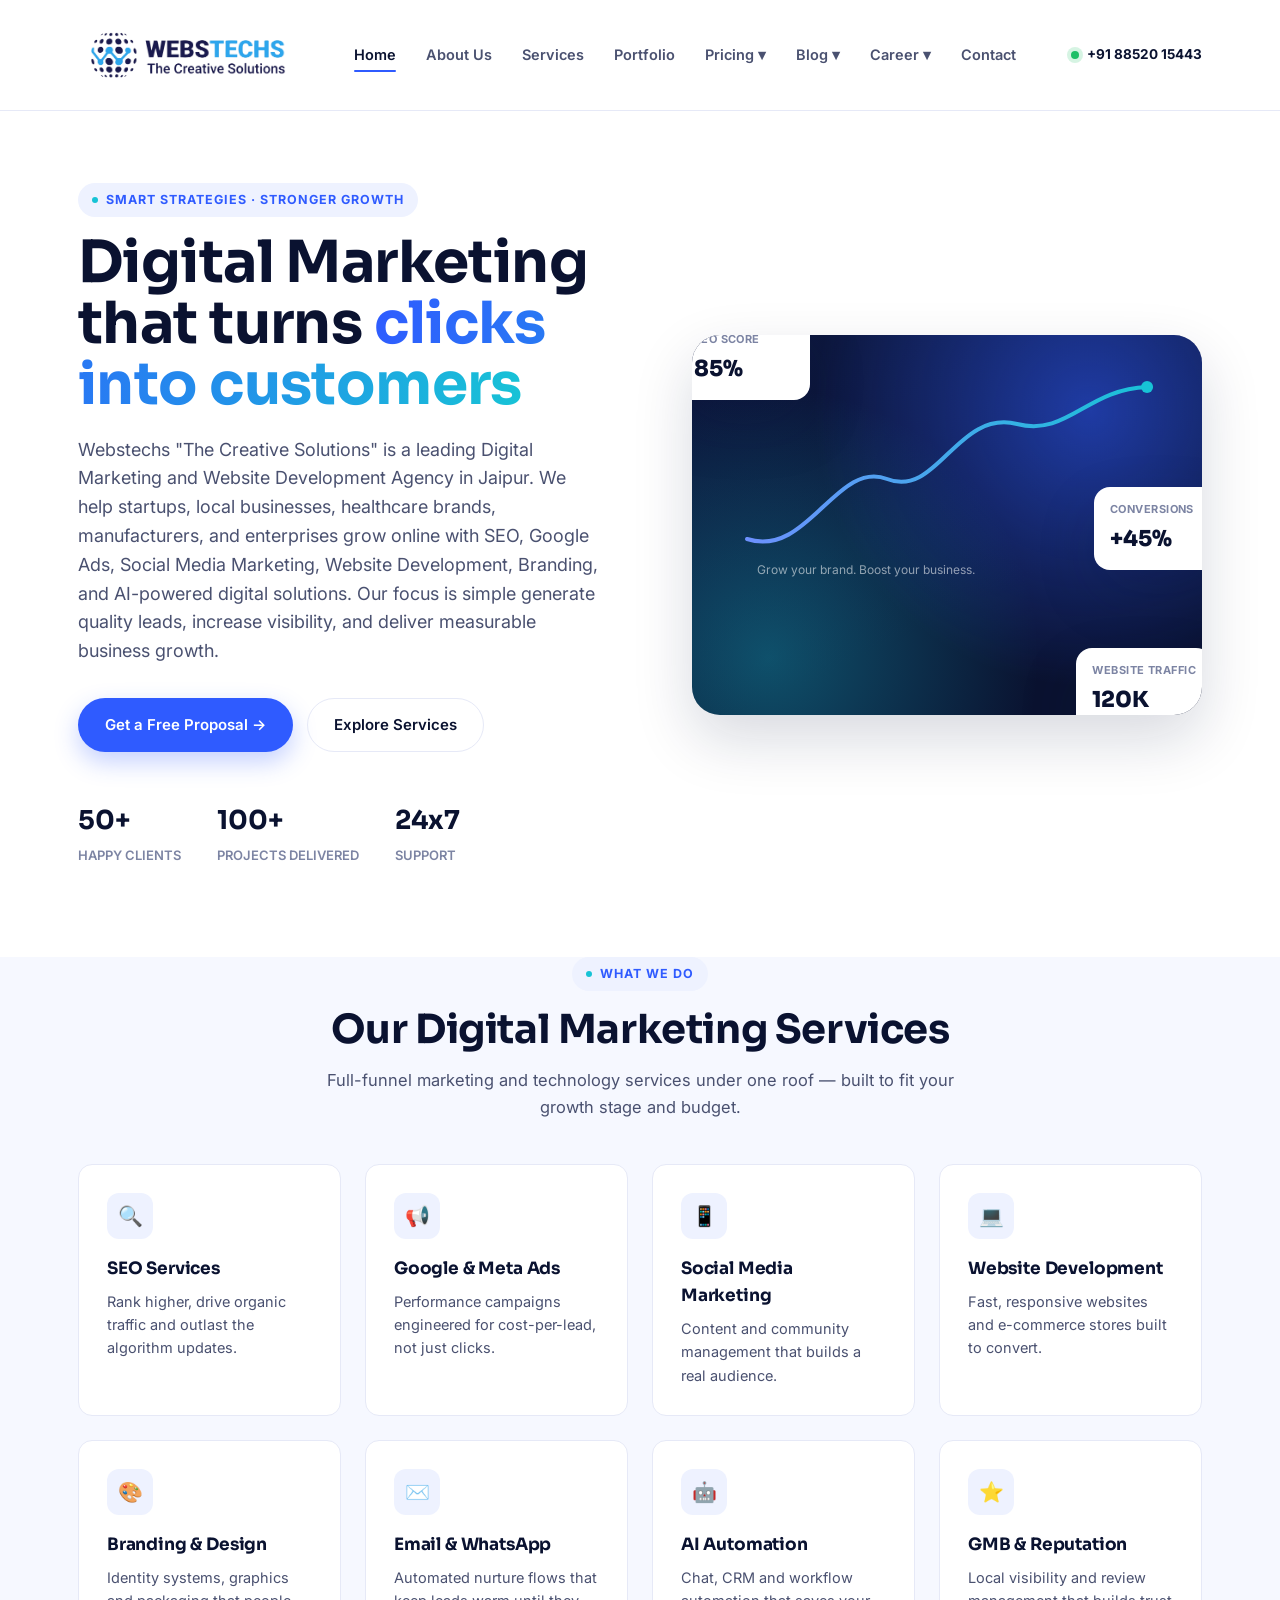
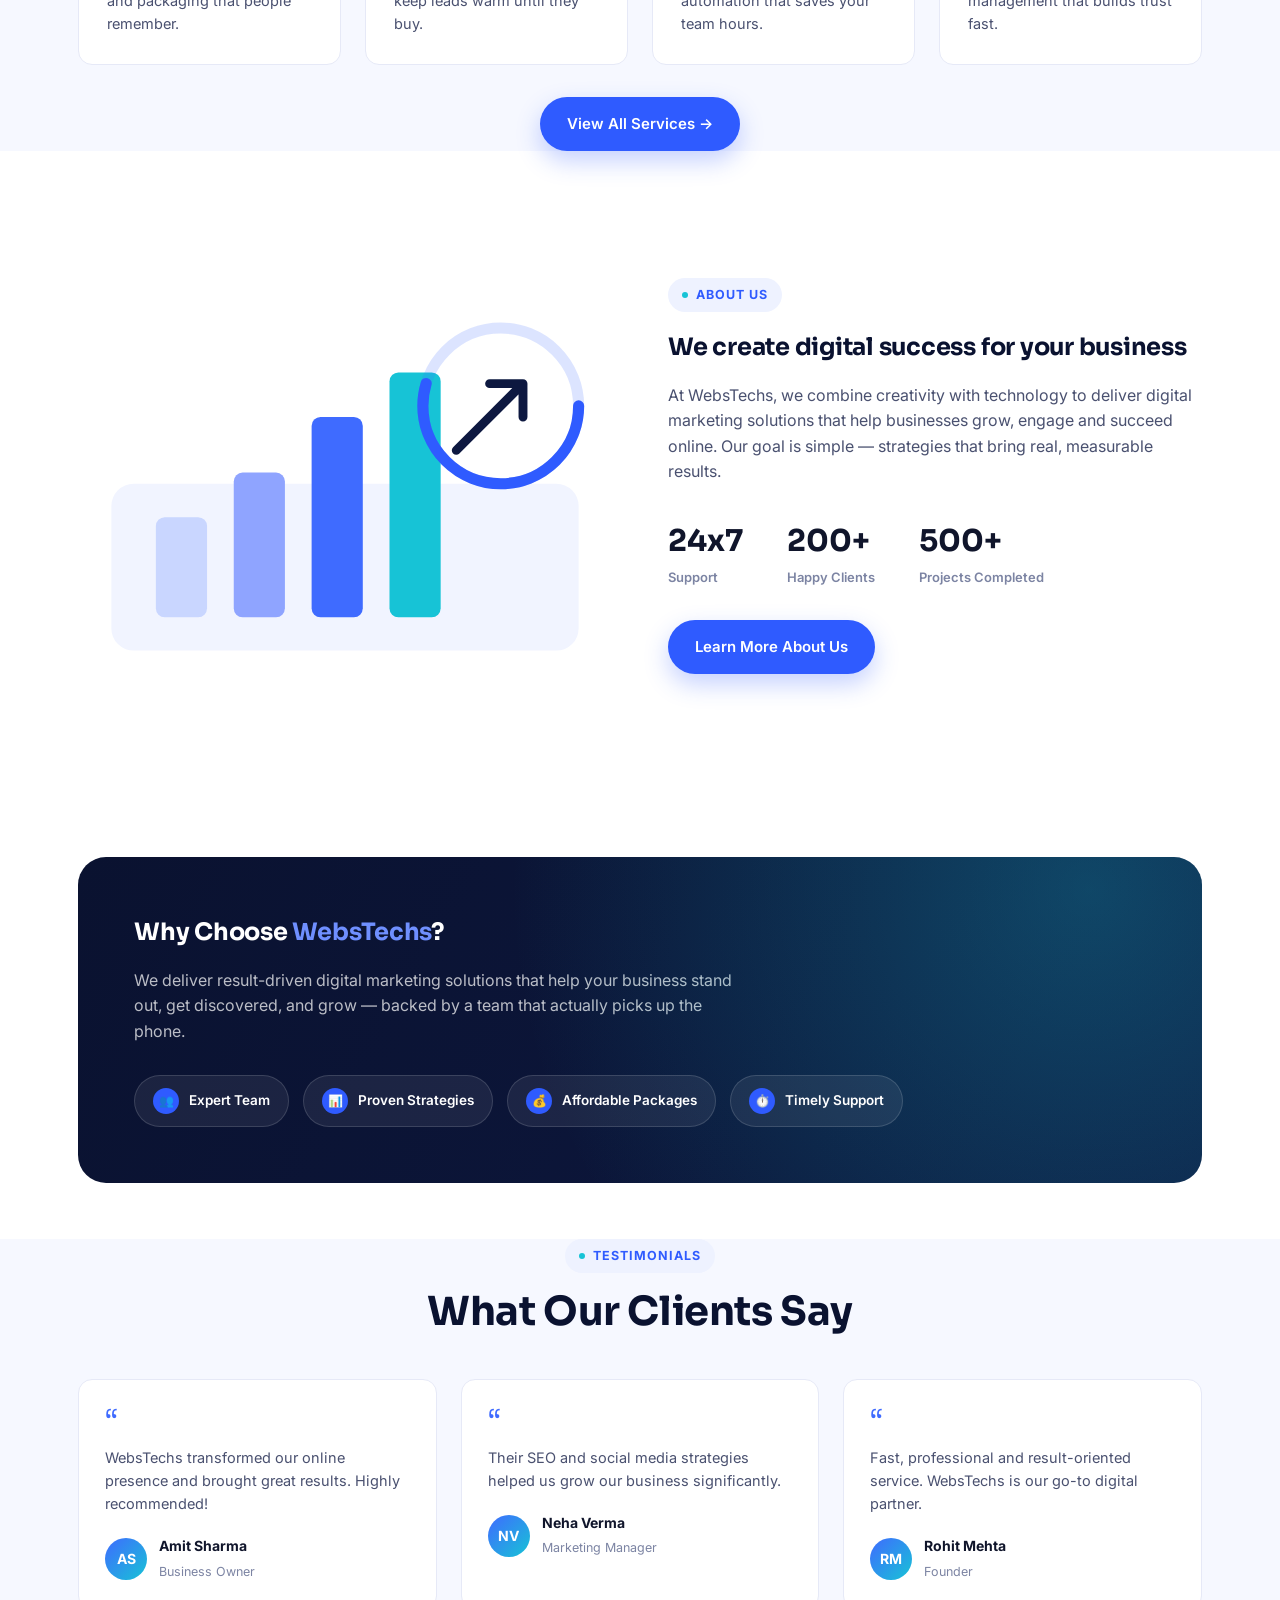
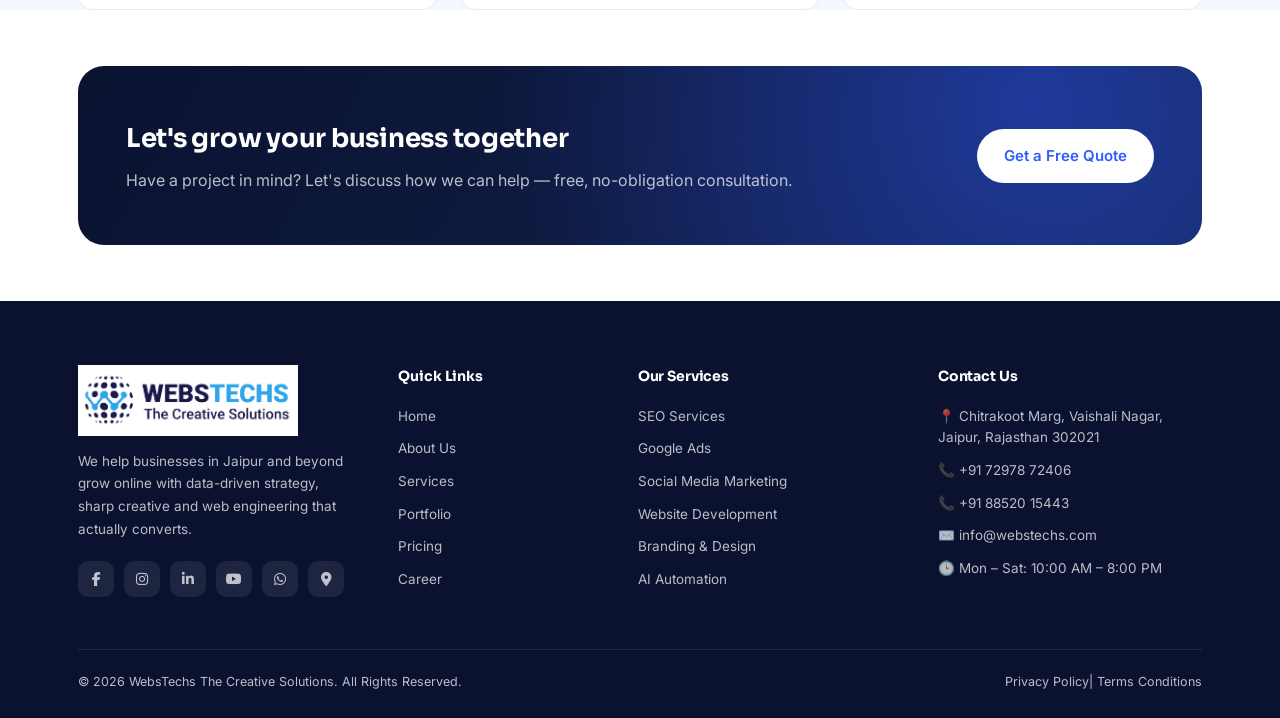
<file: index.html>
<!DOCTYPE html>
<html lang="en">
<head>
<meta charset="UTF-8">
<meta name="viewport" content="width=device-width, initial-scale=1.0">
<title>Home | WebsTechs The Creative Solutions</title>
<link rel="icon" type="image/png" href="img/favicon.png.png">
<meta name="description" content="WebsTechs The Creative Solutions — a Jaipur digital marketing agency offering SEO, ads, social media, web development and branding.">
<link rel="preconnect" href="https://fonts.googleapis.com">
<link href="https://fonts.googleapis.com/css2?family=Sora:wght@500;600;700;800&family=Inter:wght@400;500;600;700;800&display=swap" rel="stylesheet">
<link rel="stylesheet" href="style.css">
<link rel="stylesheet" href="https://cdnjs.cloudflare.com/ajax/libs/font-awesome/6.7.2/css/all.min.css">
<link rel="canonical" href="https://webstechs.in/page-url">
</head>
<body>

<header class="site-header">
  
  <nav class="nav">
   <a href="index.html" class="brand">
    <img src="img/logo (2).png" alt="Webstechs Logo" class="logo">
</a>
   <ul class="nav-links">
    <li><a href="index.html" class="active">Home</a></li>
    <li><a href="about.html">About Us</a></li>
    <li><a href="services.html">Services</a></li>
    <li><a href="portfolio.html">Portfolio</a></li>

    <!-- Pricing Dropdown -->
    <li class="dropdown">
        <a href="pricing.html">Pricing ▾</a>
        <ul class="dropdown-menu">
            <li><a href="pricing.html">Website Packages</a></li>
            <li><a href="seo-pricing.html">SEO Packages</a></li>
            <li><a href="social-media-pricing.html">Social Media Packages</a></li>
            <li><a href="ads-pricing.html">Google & Meta Ads</a></li>
            <li><a href="custom-quote.html">Custom Quote</a></li>
        </ul>
    </li>

    <!-- Blog Dropdown -->
    <li class="dropdown">
        <a href="blog.html">Blog ▾</a>
        <ul class="dropdown-menu">
            <li><a href="blog.html">All Blogs</a></li>
            <li><a href="seo-blog.html">SEO</a></li>
            <li><a href="digital-marketing-blog.html">Digital Marketing</a></li>
            <li><a href="website-blog.html">Website Development</a></li>
            <li><a href="case-studies.html">Case Studies</a></li>
        </ul>
    </li>

    <!-- Career Dropdown -->
    <li class="dropdown">
        <a href="career.html">Career ▾</a>
        <ul class="dropdown-menu">
            <li><a href="career.html">Current Openings</a></li>
            <li><a href="internship.html">Internship</a></li>
            <li><a href="life-at-webstechs.html">Life at Webstechs</a></li>
            <li><a href="apply-now.html">Apply Now</a></li>
        </ul>
    </li>

    <li><a href="contact.html">Contact</a></li>
</ul>
<div class="nav-actions">
      <a href="tel:+918852015443" class="nav-tel"><span class="dot"></span>+91 88520 15443</a>
     
    </div>
  </nav>
</header>


<style>

#logo
.brand{
    display:flex;
    align-items:center;
    text-decoration:none;
}

.brand .logo{
    width:220px;
    height:auto;
    display:block;
}#logo

.nav-links{
    display:flex;
    align-items:center;
    list-style:none;
}

.nav-links li{
    position:relative;
}

.dropdown-menu{
    position:absolute;
    top:100%;
    left:0;
    min-width:220px;
    background:#fff;
    border-radius:10px;
    box-shadow:0 10px 30px rgba(0,0,0,.12);
    list-style:none;
    padding:10px 0;
    display:none;
    z-index:999;
}

.dropdown-menu li{
    width:100%;
}

.dropdown-menu li a{
    display:block;
    padding:12px 20px;
    color:#222;
    text-decoration:none;
    transition:.3s;
    white-space:nowrap;
}

.dropdown-menu li a:hover{
    background:#0d6efd;
    color:#fff;
}

.dropdown:hover .dropdown-menu{
    display:block;
}</style>



    

<section class="hero">
  <div class="wrap hero-grid">
    <div>
      <span class="eyebrow">Smart Strategies · Stronger Growth</span>
      <h1>Digital Marketing that turns <span class="grad">clicks into customers</span></h1>
      <p class="lead">Webstechs "The Creative Solutions" is a leading Digital Marketing and Website Development Agency in Jaipur. We help startups, local businesses, healthcare brands, manufacturers, and enterprises grow online with SEO, Google Ads, Social Media Marketing, Website Development, Branding, and AI-powered digital solutions. Our focus is simple generate quality leads, increase visibility, and deliver measurable business growth.</p>
      <div class="hero-cta">
        <a href="contact.html" class="btn btn-primary">Get a Free Proposal →</a>
        <a href="services.html" class="btn btn-outline">Explore Services</a>
      </div>
      <div class="hero-stats">
        <div class="hero-stat"><b>50+</b><span>HAPPY CLIENTS</span></div>
        <div class="hero-stat"><b>100+</b><span>PROJECTS DELIVERED</span></div>
        <div class="hero-stat"><b>24x7</b><span>SUPPORT</span></div>
       
      </div>
    </div>
    <div class="hero-visual">
      <div class="hero-panel">
        <svg class="trend-line" width="100%" height="230" viewBox="0 0 420 230" fill="none" xmlns="http://www.w3.org/2000/svg">
          <path d="M10 170 C 70 190, 100 90, 150 110 C 200 130, 220 40, 280 55 C 330 68, 350 20, 410 18" stroke="url(#g1)" stroke-width="4" stroke-linecap="round" fill="none"/>
          <defs>
            <linearGradient id="g1" x1="0" y1="0" x2="420" y2="0" gradientUnits="userSpaceOnUse">
              <stop stop-color="#6f8fff"/><stop offset="1" stop-color="#17c3d6"/>
            </linearGradient>
          </defs>
          <circle cx="410" cy="18" r="6" fill="#17c3d6"/>
          <text x="20" y="205" fill="rgba(255,255,255,.55)" font-size="12" font-family="Inter">Grow your brand. Boost your business.</text>
        </svg>
        <div class="float-card fc1"><div class="fc-label">SEO Score</div><div class="fc-value">85%</div></div>
        <div class="float-card fc2"><div class="fc-label">Website Traffic</div><div class="fc-value">120K</div></div>
        <div class="float-card fc3"><div class="fc-label">Conversions</div><div class="fc-value">+45%</div></div>
      </div>
    </div>
  </div>
</section>

<section class="section-alt">
  <div class="wrap">
    <div class="section-head center">
      <span class="eyebrow">What We Do</span>
      <h2>Our Digital Marketing Services</h2>
      <p>Full-funnel marketing and technology services under one roof — built to fit your growth stage and budget.</p>
    </div>
    <div class="grid grid-4">
      <div class="card"><div class="icn">🔍</div><h3>SEO Services</h3><p>Rank higher, drive organic traffic and outlast the algorithm updates.</p></div>
      <div class="card"><div class="icn">📢</div><h3>Google &amp; Meta Ads</h3><p>Performance campaigns engineered for cost-per-lead, not just clicks.</p></div>
      <div class="card"><div class="icn">📱</div><h3>Social Media Marketing</h3><p>Content and community management that builds a real audience.</p></div>
      <div class="card"><div class="icn">💻</div><h3>Website Development</h3><p>Fast, responsive websites and e-commerce stores built to convert.</p></div>
      <div class="card"><div class="icn">🎨</div><h3>Branding &amp; Design</h3><p>Identity systems, graphics and packaging that people remember.</p></div>
      <div class="card"><div class="icn">✉️</div><h3>Email &amp; WhatsApp</h3><p>Automated nurture flows that keep leads warm until they buy.</p></div>
      <div class="card"><div class="icn">🤖</div><h3>AI Automation</h3><p>Chat, CRM and workflow automation that saves your team hours.</p></div>
      <div class="card"><div class="icn">⭐</div><h3>GMB &amp; Reputation</h3><p>Local visibility and review management that builds trust fast.</p></div>
    </div>
    <div class="text-center mt-32"><a href="services.html" class="btn btn-primary">View All Services →</a></div>
  </div>
</section>

<section class="section">
  <div class="wrap two-col">
    <div>
      <svg viewBox="0 0 480 420" width="100%" xmlns="http://www.w3.org/2000/svg">
        <rect x="30" y="220" width="420" height="150" rx="20" fill="#f1f4ff"/>
        <rect x="70" y="250" width="46" height="90" rx="8" fill="#c9d6ff"/>
        <rect x="140" y="210" width="46" height="130" rx="8" fill="#8fa4ff"/>
        <rect x="210" y="160" width="46" height="180" rx="8" fill="#3f6bff"/>
        <rect x="280" y="120" width="46" height="220" rx="8" fill="#17c3d6"/>
        <circle cx="380" cy="150" r="70" fill="none" stroke="#3f6bff" stroke-width="10" opacity=".18"/>
        <circle cx="380" cy="150" r="70" fill="none" stroke="#2f5bff" stroke-width="10" stroke-dasharray="330" stroke-dashoffset="90" stroke-linecap="round"/>
        <path d="M340 190 L 400 130 M400 130 L 400 160 M400 130 L 370 130" stroke="#0d1840" stroke-width="8" stroke-linecap="round" stroke-linejoin="round"/>
      </svg>
    </div>
    <div>
      <span class="eyebrow">About Us</span>
      <h2>We create digital success for your business</h2>
      <p class="muted mt-16">At WebsTechs, we combine creativity with technology to deliver digital marketing solutions that help businesses grow, engage and succeed online. Our goal is simple — strategies that bring real, measurable results.</p>
      <div class="stat-strip mt-32">
        <div class="stat"><b>24x7</b><span>Support</span></div>
        <div class="stat"><b>200+</b><span>Happy Clients</span></div>
        <div class="stat"><b>500+</b><span>Projects Completed</span></div>
      </div>
      <a href="about.html" class="btn btn-primary mt-32">Learn More About Us</a>
    </div>
  </div>
</section>

<section class="section-tight">
  <div class="wrap">
    <div class="dark-panel">
      <div style="max-width:600px;">
        <h2>Why Choose <span style="color:#6f8fff">WebsTechs</span>?</h2>
        <p class="lead mt-16">We deliver result-driven digital marketing solutions that help your business stand out, get discovered, and grow — backed by a team that actually picks up the phone.</p>
      </div>
      <div class="chip-row">
        <div class="chip"><span class="chip-ico">👥</span>Expert Team</div>
        <div class="chip"><span class="chip-ico">📊</span>Proven Strategies</div>
        <div class="chip"><span class="chip-ico">💰</span>Affordable Packages</div>
        <div class="chip"><span class="chip-ico">⏱️</span>Timely Support</div>
      </div>
    </div>
  </div>
</section>

<section class="section-alt">
  <div class="wrap">
    <div class="section-head center">
      <span class="eyebrow">Testimonials</span>
      <h2>What Our Clients Say</h2>
    </div>
    <div class="grid grid-3">
      <div class="testi"><div class="quote-mark">&ldquo;</div><p>WebsTechs transformed our online presence and brought great results. Highly recommended!</p>
        <div class="testi-person"><div class="avatar">AS</div><div><b>Amit Sharma</b><span>Business Owner</span></div></div>
      </div>
      <div class="testi"><div class="quote-mark">&ldquo;</div><p>Their SEO and social media strategies helped us grow our business significantly.</p>
        <div class="testi-person"><div class="avatar">NV</div><div><b>Neha Verma</b><span>Marketing Manager</span></div></div>
      </div>
      <div class="testi"><div class="quote-mark">&ldquo;</div><p>Fast, professional and result-oriented service. WebsTechs is our go-to digital partner.</p>
        <div class="testi-person"><div class="avatar">RM</div><div><b>Rohit Mehta</b><span>Founder</span></div></div>
      </div>
    </div>
  </div>
</section>

<section class="section-tight">
  <div class="wrap">
    <div class="cta-band">
      <div class="cta-band-inner">
        <div>
          <h3>Let's grow your business together</h3>
          <p>Have a project in mind? Let's discuss how we can help — free, no-obligation consultation.</p>
        </div>
        <a href="contact.html" class="btn btn-white">Get a Free Quote</a>
      </div>
    </div>
  </div>
</section>

<footer class="site-footer">
 <div class="wrap">
    <div class="foot-grid">

        <div class="foot-brand">

            <img src="img/logoo.png" alt="Webstechs Logo" class="footer-logo">

            <p>
                We help businesses in Jaipur and beyond grow online with
                data-driven strategy, sharp creative and web engineering
                that actually converts.
            </p>

            <div class="foot-social">

                <!-- Facebook -->
                <a href="https://www.facebook.com/share/19E23GiihD/"
                   target="_blank"
                   aria-label="Facebook">
                    <i class="fab fa-facebook-f"></i>
                </a>

                <!-- Instagram -->
                <a href="https://www.instagram.com/webstechs"
                   target="_blank"
                   aria-label="Instagram">
                    <i class="fab fa-instagram"></i>
                </a>

                <!-- LinkedIn -->
                <a href="https://www.linkedin.com/in/webstechs"
                   target="_blank"
                   aria-label="LinkedIn">
                    <i class="fab fa-linkedin-in"></i>
                </a>

                <!-- YouTube -->
                <a href="https://www.youtube.com/@YOUR_CHANNEL"
                   target="_blank"
                   aria-label="YouTube">
                    <i class="fab fa-youtube"></i>
                </a>

                <!-- WhatsApp -->
                <a href="https://wa.me/918852015443"
                   target="_blank"
                   aria-label="WhatsApp">
                    <i class="fab fa-whatsapp"></i>
                </a>

                <!-- Google Business Profile -->
                <a href="https://g.page/r/YOUR_GMB_LINK"
                   target="_blank"
                   aria-label="Google Maps">
                    <i class="fas fa-location-dot"></i>
                </a>

            </div>

        </div>
      <div>
        <h4>Quick Links</h4>
        <ul>
          <li><a href="index.html">Home</a></li>
          <li><a href="about.html">About Us</a></li>
          <li><a href="services.html">Services</a></li>
          <li><a href="portfolio.html">Portfolio</a></li>
          <li><a href="pricing.html">Pricing</a></li>
          <li><a href="career.html">Career</a></li>
        </ul>
      </div>
      <div>
        <h4>Our Services</h4>
        <ul>
          <li><a href="services.html#seo">SEO Services</a></li>
          <li><a href="services.html#google-ads">Google Ads</a></li>
          <li><a href="services.html#social-media">Social Media Marketing</a></li>
          <li><a href="services.html#website-development">Website Development</a></li>
          <li><a href="services.html#branding">Branding &amp; Design</a></li>
          <li><a href="services.html#ai-automation">AI Automation</a></li>
        </ul>
      </div>
      <div>
        <h4>Contact Us</h4>
        <ul class="foot-contact">
          <li>📍 Chitrakoot Marg, Vaishali Nagar, Jaipur, Rajasthan 302021</li>
          <li>📞 +91 72978 72406</li>
          <li>📞 +91 88520 15443</li>
          <li>✉️ info@webstechs.com</li>
          <li>🕒 Mon – Sat: 10:00 AM – 8:00 PM</li>
        </ul>
      </div>
    </div>
    <div class="foot-bottom">
      <span>© 2026 WebsTechs The Creative Solutions. All Rights Reserved.</span>
      <span><a href="#">Privacy Policy</a>| <a href="#">Terms  Conditions</a></span>
    </div>
  </div>
  <style>.footer-brand{
    display:flex;
    align-items:center;
    text-decoration:none;
}

.footer-logo{
    width:220px;   /* Size apni requirement ke hisab se change kar sakte ho */
    height:auto;
    display:block;




    .footer-logo{
    width:220px;
    margin-bottom:20px;
}

.foot-social{
    display:flex;
    gap:12px;
    margin-top:25px;
    flex-wrap:wrap;
}

.foot-social a{
    width:42px;
    height:42px;
    display:flex;
    justify-content:center;
    align-items:center;
    border-radius:50%;
    background:#1d2a5c;
    color:#fff;
    font-size:18px;
    transition:0.3s ease;
}

.foot-social a:hover{
    background:#2f5bff;
    transform:translateY(-5px);
}
}</style></style>
</footer>
<script src="script.js"></script>
</body>
</html>
</file>
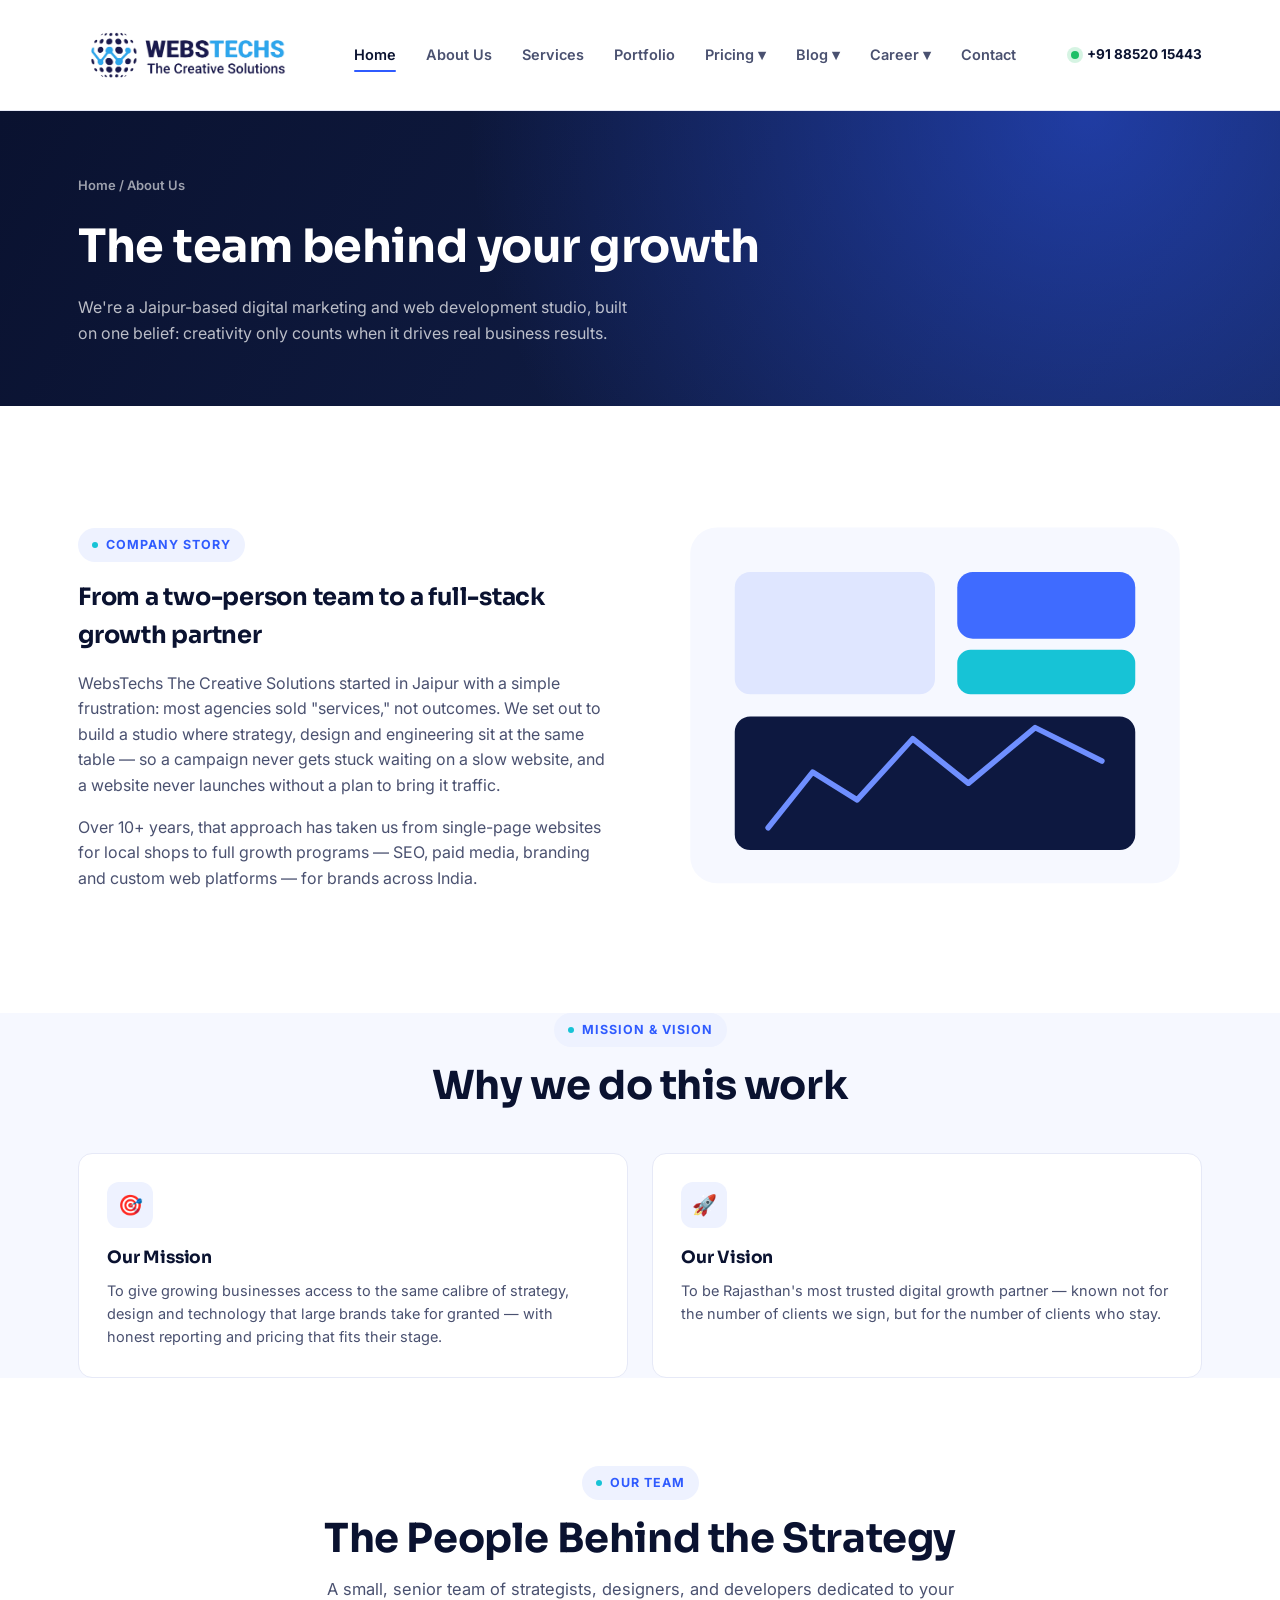
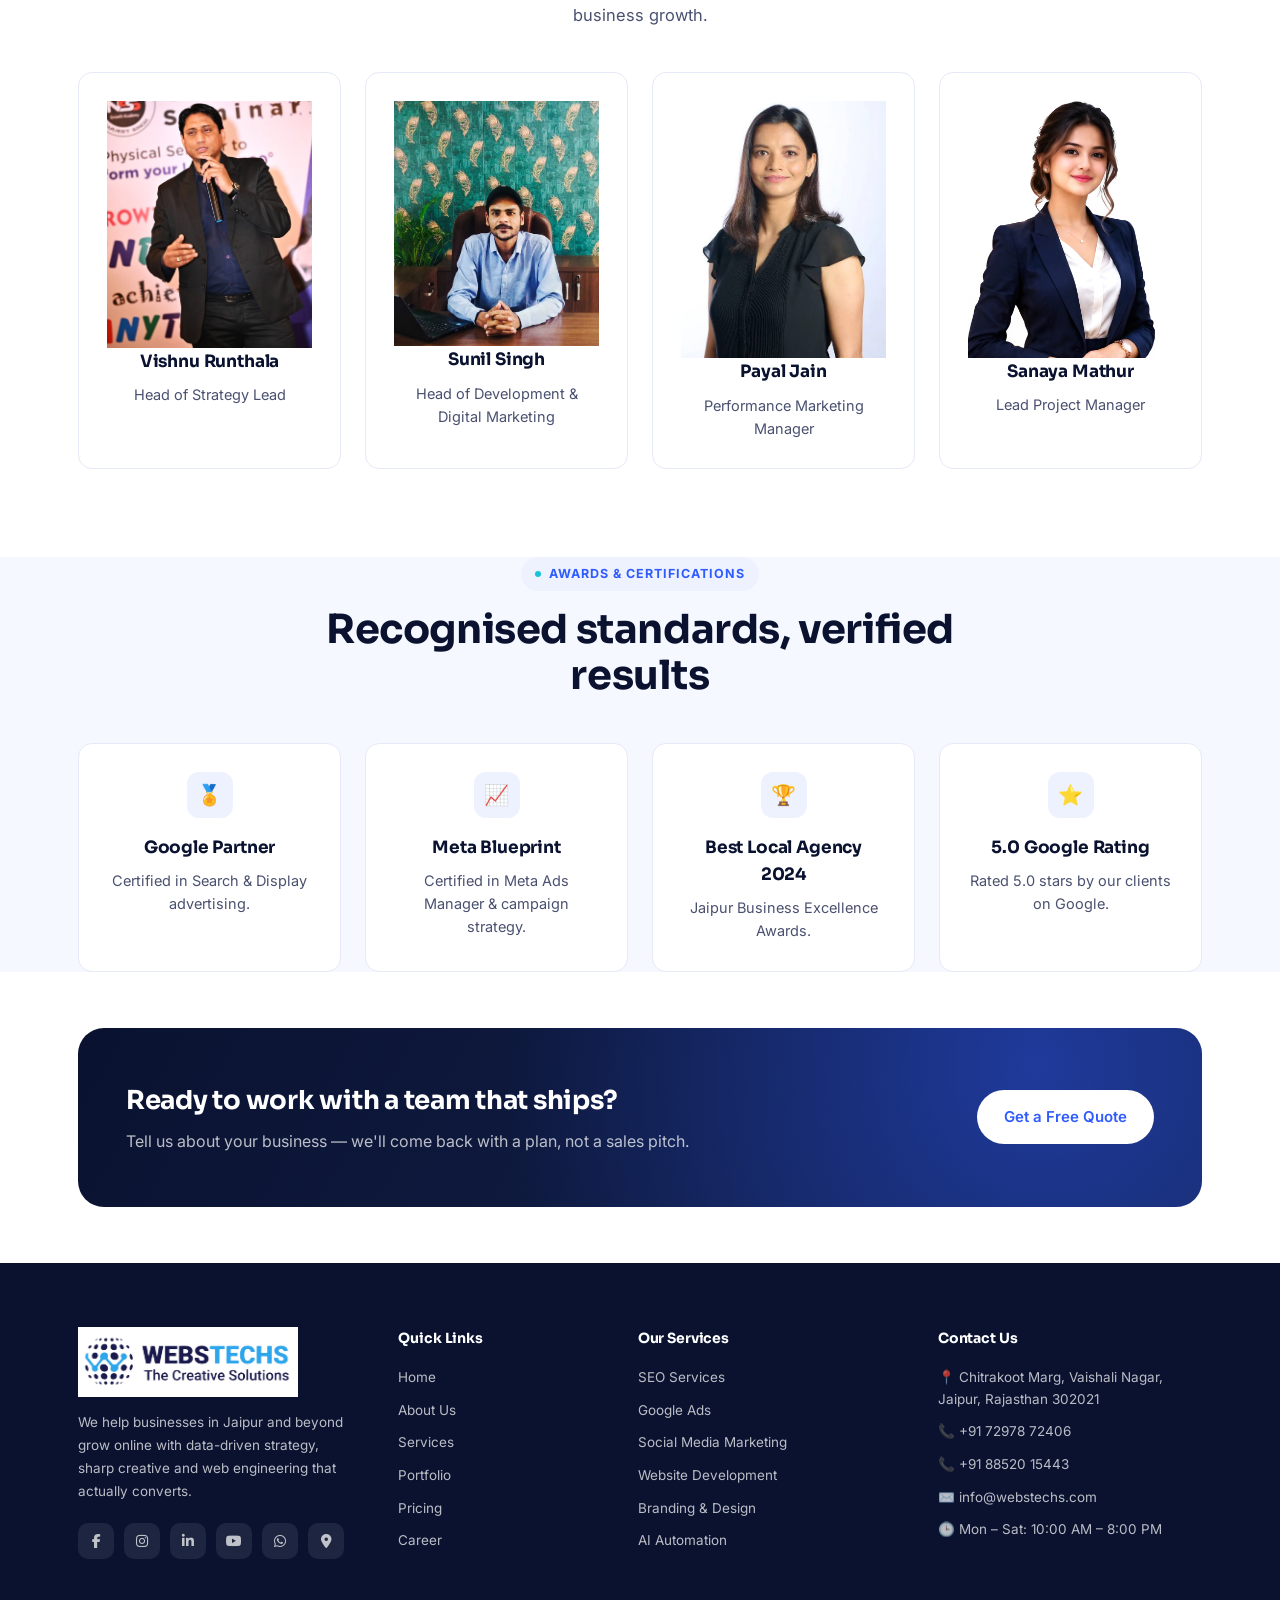
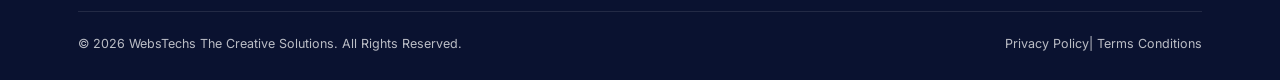
<file: about.html>
<!DOCTYPE html>
<html lang="en">
<head>
<meta charset="UTF-8">
<meta name="viewport" content="width=device-width, initial-scale=1.0">
<title>Home | WebsTechs The Creative Solutions</title>
<link rel="icon" type="image/png" href="img/favicon.png.png">
<meta name="description" content="WebsTechs The Creative Solutions — a Jaipur digital marketing agency offering SEO, ads, social media, web development and branding.">
<link rel="preconnect" href="https://fonts.googleapis.com">
<link href="https://fonts.googleapis.com/css2?family=Sora:wght@500;600;700;800&family=Inter:wght@400;500;600;700;800&display=swap" rel="stylesheet">
<link rel="stylesheet" href="style.css">
<link rel="stylesheet" href="https://cdnjs.cloudflare.com/ajax/libs/font-awesome/6.7.2/css/all.min.css">
<link rel="canonical" href="https://webstechs.in/page-url">
</head>
<body>

<header class="site-header">
  <nav class="nav">
   <a href="index.html" class="brand">
    <img src="img/logo (2).png" alt="Webstechs Logo" class="logo">
</a>
   <ul class="nav-links">
    <li><a href="index.html" class="active">Home</a></li>
    <li><a href="about.html">About Us</a></li>
    <li><a href="services.html">Services</a></li>
    <li><a href="portfolio.html">Portfolio</a></li>

    <!-- Pricing Dropdown -->
    <li class="dropdown">
        <a href="pricing.html">Pricing ▾</a>
        <ul class="dropdown-menu">
            <li><a href="pricing.html">Website Packages</a></li>
            <li><a href="seo-pricing.html">SEO Packages</a></li>
            <li><a href="social-media-pricing.html">Social Media Packages</a></li>
            <li><a href="ads-pricing.html">Google & Meta Ads</a></li>
            <li><a href="custom-quote.html">Custom Quote</a></li>
        </ul>
    </li>

    <!-- Blog Dropdown -->
    <li class="dropdown">
        <a href="blog.html">Blog ▾</a>
        <ul class="dropdown-menu">
            <li><a href="blog.html">All Blogs</a></li>
            <li><a href="seo-blog.html">SEO</a></li>
            <li><a href="digital-marketing-blog.html">Digital Marketing</a></li>
            <li><a href="website-blog.html">Website Development</a></li>
            <li><a href="case-studies.html">Case Studies</a></li>
        </ul>
    </li>

    <!-- Career Dropdown -->
    <li class="dropdown">
        <a href="career.html">Career ▾</a>
        <ul class="dropdown-menu">
            <li><a href="career.html">Current Openings</a></li>
            <li><a href="internship.html">Internship</a></li>
            <li><a href="life-at-webstechs.html">Life at Webstechs</a></li>
            <li><a href="apply-now.html">Apply Now</a></li>
        </ul>
    </li>

    <li><a href="contact.html">Contact</a></li>
</ul>
<div class="nav-actions">
      <a href="tel:+918852015443" class="nav-tel"><span class="dot"></span>+91 88520 15443</a>
     
    </div>
  </nav>
</header>


<style>

#logo
.brand{
    display:flex;
    align-items:center;
    text-decoration:none;
}

.brand .logo{
    width:220px;
    height:auto;
    display:block;
}#logo

.nav-links{
    display:flex;
    align-items:center;
    list-style:none;
}

.nav-links li{
    position:relative;
}

.dropdown-menu{
    position:absolute;
    top:100%;
    left:0;
    min-width:220px;
    background:#fff;
    border-radius:10px;
    box-shadow:0 10px 30px rgba(0,0,0,.12);
    list-style:none;
    padding:10px 0;
    display:none;
    z-index:999;
}

.dropdown-menu li{
    width:100%;
}

.dropdown-menu li a{
    display:block;
    padding:12px 20px;
    color:#222;
    text-decoration:none;
    transition:.3s;
    white-space:nowrap;
}

.dropdown-menu li a:hover{
    background:#0d6efd;
    color:#fff;
}

.dropdown:hover .dropdown-menu{
    display:block;
}</style>

<section class="page-hero">
  <div class="wrap">
    <div class="crumb">Home / About Us</div>
    <h1>The team behind your growth</h1>
    <p>We're a Jaipur-based digital marketing and web development studio, built on one belief: creativity only counts when it drives real business results.</p>
  </div>
</section>

<section class="section" id="story">
  <div class="wrap two-col">
    <div>
      <span class="eyebrow">Company Story</span>
      <h2>From a two-person team to a full-stack growth partner</h2>
      <p class="muted mt-16">WebsTechs The Creative Solutions started in Jaipur with a simple frustration: most agencies sold "services," not outcomes. We set out to build a studio where strategy, design and engineering sit at the same table — so a campaign never gets stuck waiting on a slow website, and a website never launches without a plan to bring it traffic.</p>
      <p class="muted mt-16">Over 10+ years, that approach has taken us from single-page websites for local shops to full growth programs — SEO, paid media, branding and custom web platforms — for brands across India.</p>
    </div>
    <div>
      <svg viewBox="0 0 480 380" width="100%" xmlns="http://www.w3.org/2000/svg">
        <rect x="20" y="30" width="440" height="320" rx="24" fill="#f6f8ff"/>
        <rect x="60" y="70" width="180" height="110" rx="14" fill="#dfe6ff"/>
        <rect x="260" y="70" width="160" height="60" rx="14" fill="#3f6bff"/>
        <rect x="260" y="140" width="160" height="40" rx="12" fill="#17c3d6"/>
        <rect x="60" y="200" width="360" height="120" rx="14" fill="#0d1840"/>
        <path d="M90 300 L 130 250 L 170 275 L 220 220 L 270 260 L 330 210 L 390 240" stroke="#6f8fff" stroke-width="5" fill="none" stroke-linecap="round" stroke-linejoin="round"/>
      </svg>
    </div>
  </div>
</section>

<section class="section-alt" id="mission">
  <div class="wrap">
    <div class="section-head center">
      <span class="eyebrow">Mission &amp; Vision</span>
      <h2>Why we do this work</h2>
    </div>
    <div class="grid grid-2">
      <div class="card">
        <div class="icn">🎯</div>
        <h3>Our Mission</h3>
        <p>To give growing businesses access to the same calibre of strategy, design and technology that large brands take for granted — with honest reporting and pricing that fits their stage.</p>
      </div>
      <div class="card">
        <div class="icn">🚀</div>
        <h3>Our Vision</h3>
        <p>To be Rajasthan's most trusted digital growth partner — known not for the number of clients we sign, but for the number of clients who stay.</p>
      </div>
    </div>
  </div>
</section>

<section class="section" id="team">
  <div class="wrap">
    <div class="section-head center">
      <span class="eyebrow">Our Team</span>
      <h2>The People Behind the Strategy</h2>
      <p>
        A small, senior team of strategists, designers, and developers dedicated to your business growth.
      </p>
    </div>

    <div class="grid grid-4">

      <!-- Team Member 1 -->
      <div class="card team-card">
        <img src="img/vishnu.jpeg" alt="Arjun Khandelwal" class="team-img">
        <h3>Vishnu Runthala</h3>
        <p>Head of Strategy Lead</p>
      </div>

      <!-- Team Member 2 -->
      <div class="card team-card">
        <img src="img/sunill.jpeg" alt="Priya Sharma" class="team-img">
        <h3>Sunil Singh</h3>
        <p>Head of Development & Digital Marketing</p>
      </div>

      <!-- Team Member 3 -->
      <div class="card team-card">
        <img src="img/Payal.jpg" alt="Rahul Jain" class="team-img">
        <h3>Payal Jain</h3>
        <p>Performance Marketing Manager</p>
      </div>

      <!-- Team Member 4 -->
      <div class="card team-card">
        <img src="img/samya.jpg" alt="Sanya Mathur" class="team-img">
        <h3>Sanaya Mathur</h3>
        <p>Lead Project Manager</p>
      </div>

    </div>
  </div>
</section>

<section class="section-alt" id="awards">
  <div class="wrap">
    <div class="section-head center">
      <span class="eyebrow">Awards &amp; Certifications</span>
      <h2>Recognised standards, verified results</h2>
    </div>
    <div class="grid grid-4">
      <div class="card text-center"><div class="icn" style="margin:0 auto 16px;">🏅</div><h3>Google Partner</h3><p>Certified in Search &amp; Display advertising.</p></div>
      <div class="card text-center"><div class="icn" style="margin:0 auto 16px;">📈</div><h3>Meta Blueprint</h3><p>Certified in Meta Ads Manager &amp; campaign strategy.</p></div>
      <div class="card text-center"><div class="icn" style="margin:0 auto 16px;">🏆</div><h3>Best Local Agency 2024</h3><p>Jaipur Business Excellence Awards.</p></div>
      <div class="card text-center"><div class="icn" style="margin:0 auto 16px;">⭐</div><h3>5.0 Google Rating</h3><p>Rated 5.0 stars by our clients on Google.</p></div>
    </div>
  </div>
</section>

<section class="section-tight">
  <div class="wrap">
    <div class="cta-band">
      <div class="cta-band-inner">
        <div><h3>Ready to work with a team that ships?</h3><p>Tell us about your business — we'll come back with a plan, not a sales pitch.</p></div>
        <a href="contact.html" class="btn btn-white">Get a Free Quote</a>
      </div>
    </div>
  </div>
</section>

<footer class="site-footer">
 <div class="wrap">
    <div class="foot-grid">

        <div class="foot-brand">

            <img src="img/logoo.png" alt="Webstechs Logo" class="footer-logo">

            <p>
                We help businesses in Jaipur and beyond grow online with
                data-driven strategy, sharp creative and web engineering
                that actually converts.
            </p>

            <div class="foot-social">

                <!-- Facebook -->
                <a href="https://www.facebook.com/YOUR_PAGE"
                   target="_blank"
                   aria-label="Facebook">
                    <i class="fab fa-facebook-f"></i>
                </a>

                <!-- Instagram -->
                <a href="https://www.instagram.com/YOUR_USERNAME"
                   target="_blank"
                   aria-label="Instagram">
                    <i class="fab fa-instagram"></i>
                </a>

                <!-- LinkedIn -->
                <a href="https://www.linkedin.com/company/YOUR_COMPANY"
                   target="_blank"
                   aria-label="LinkedIn">
                    <i class="fab fa-linkedin-in"></i>
                </a>

                <!-- YouTube -->
                <a href="https://www.youtube.com/@YOUR_CHANNEL"
                   target="_blank"
                   aria-label="YouTube">
                    <i class="fab fa-youtube"></i>
                </a>

                <!-- WhatsApp -->
                <a href="https://wa.me/918852015443"
                   target="_blank"
                   aria-label="WhatsApp">
                    <i class="fab fa-whatsapp"></i>
                </a>

                <!-- Google Business Profile -->
                <a href="https://g.page/r/YOUR_GMB_LINK"
                   target="_blank"
                   aria-label="Google Maps">
                    <i class="fas fa-location-dot"></i>
                </a>

            </div>

        </div>
      <div>
        <h4>Quick Links</h4>
        <ul>
          <li><a href="index.html">Home</a></li>
          <li><a href="about.html">About Us</a></li>
          <li><a href="services.html">Services</a></li>
          <li><a href="portfolio.html">Portfolio</a></li>
          <li><a href="pricing.html">Pricing</a></li>
          <li><a href="career.html">Career</a></li>
        </ul>
      </div>
      <div>
        <h4>Our Services</h4>
        <ul>
          <li><a href="services.html#seo">SEO Services</a></li>
          <li><a href="services.html#google-ads">Google Ads</a></li>
          <li><a href="services.html#social-media">Social Media Marketing</a></li>
          <li><a href="services.html#website-development">Website Development</a></li>
          <li><a href="services.html#branding">Branding &amp; Design</a></li>
          <li><a href="services.html#ai-automation">AI Automation</a></li>
        </ul>
      </div>
      <div>
        <h4>Contact Us</h4>
        <ul class="foot-contact">
          <li>📍 Chitrakoot Marg, Vaishali Nagar, Jaipur, Rajasthan 302021</li>
          <li>📞 +91 72978 72406</li>
          <li>📞 +91 88520 15443</li>
          <li>✉️ info@webstechs.com</li>
          <li>🕒 Mon – Sat: 10:00 AM – 8:00 PM</li>
        </ul>
      </div>
    </div>
    <div class="foot-bottom">
      <span>© 2026 WebsTechs The Creative Solutions. All Rights Reserved.</span>
      <span><a href="#">Privacy Policy</a>| <a href="#">Terms  Conditions</a></span>
    </div>
  </div>
  <style>.footer-brand{
    display:flex;
    align-items:center;
    text-decoration:none;
}

.footer-logo{
    width:220px;   /* Size apni requirement ke hisab se change kar sakte ho */
    height:auto;
    display:block;




    .footer-logo{
    width:220px;
    margin-bottom:20px;
}

.foot-social{
    display:flex;
    gap:12px;
    margin-top:25px;
    flex-wrap:wrap;
}

.foot-social a{
    width:42px;
    height:42px;
    display:flex;
    justify-content:center;
    align-items:center;
    border-radius:50%;
    background:#1d2a5c;
    color:#fff;
    font-size:18px;
    transition:0.3s ease;
}

.foot-social a:hover{
    background:#2f5bff;
    transform:translateY(-5px);
}
}</style></style>
</footer>
<script src="script.js"></script>
</body>
</html>
</file>
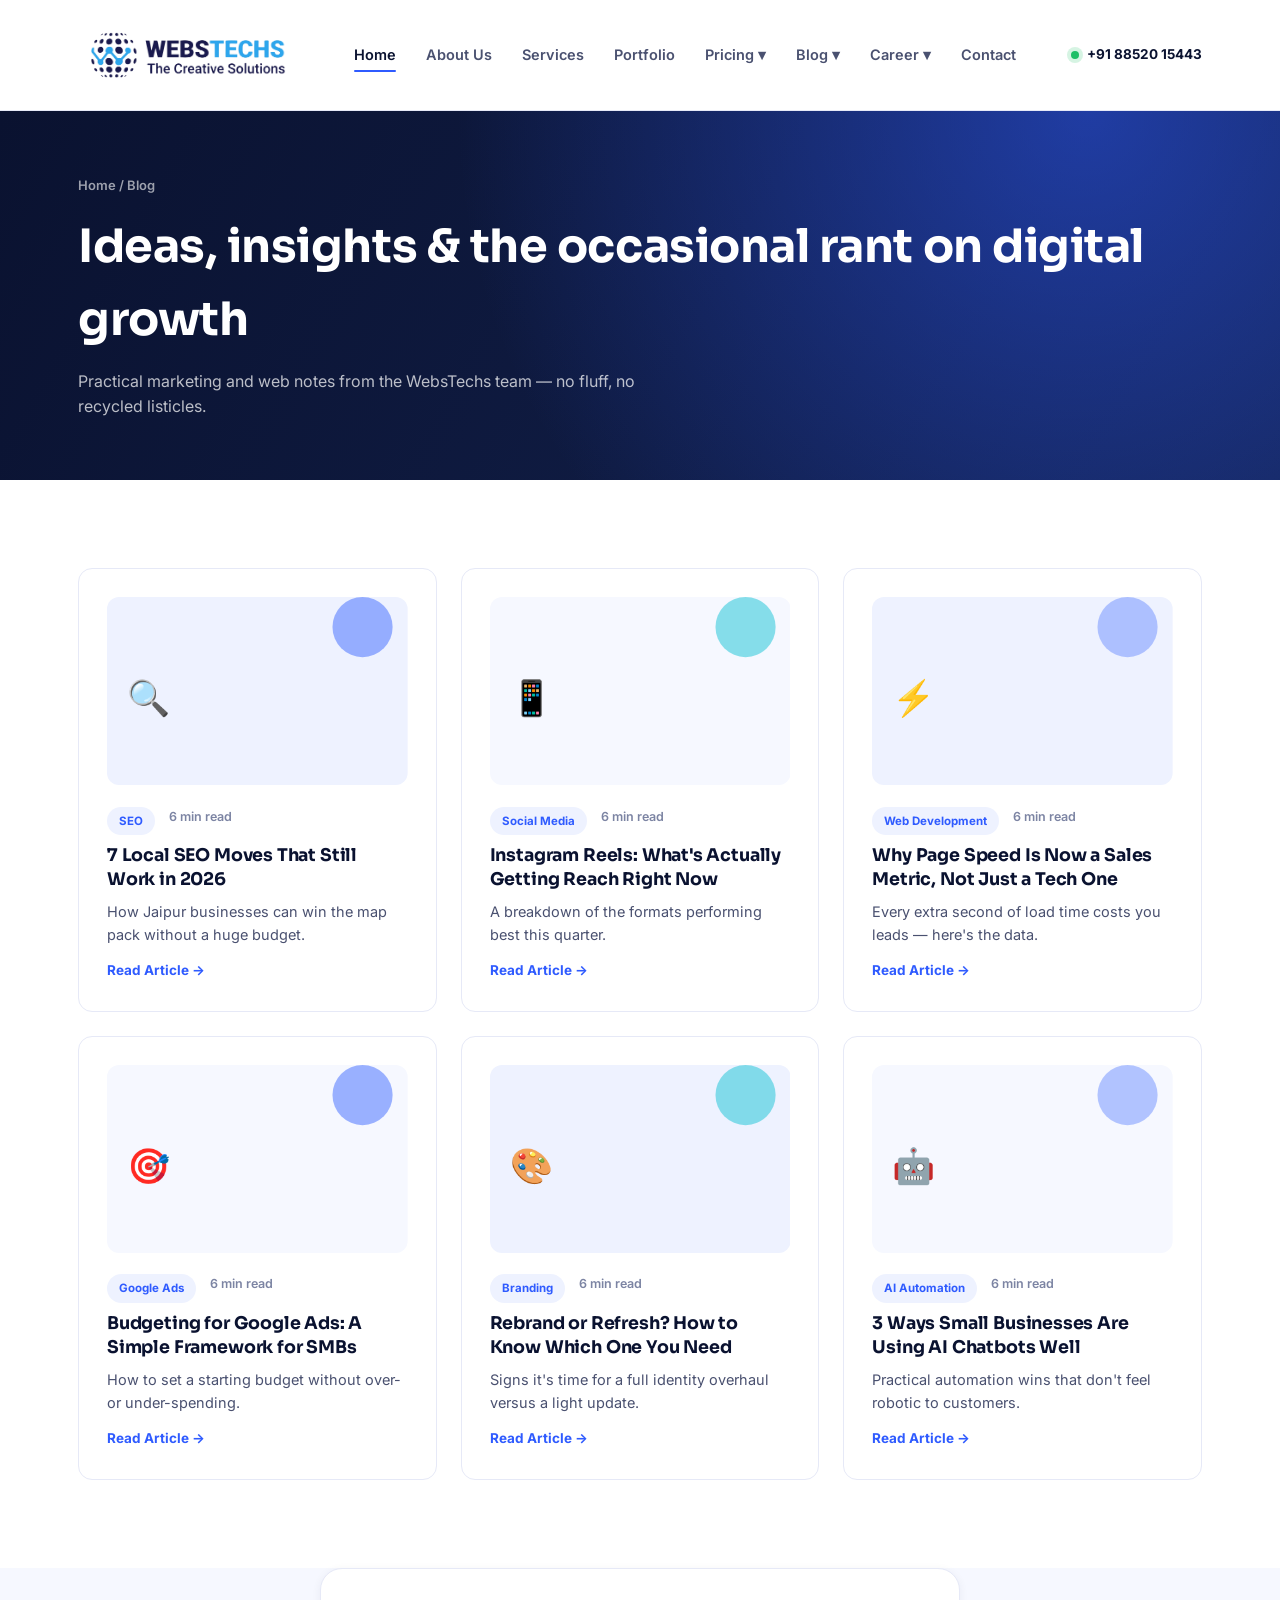
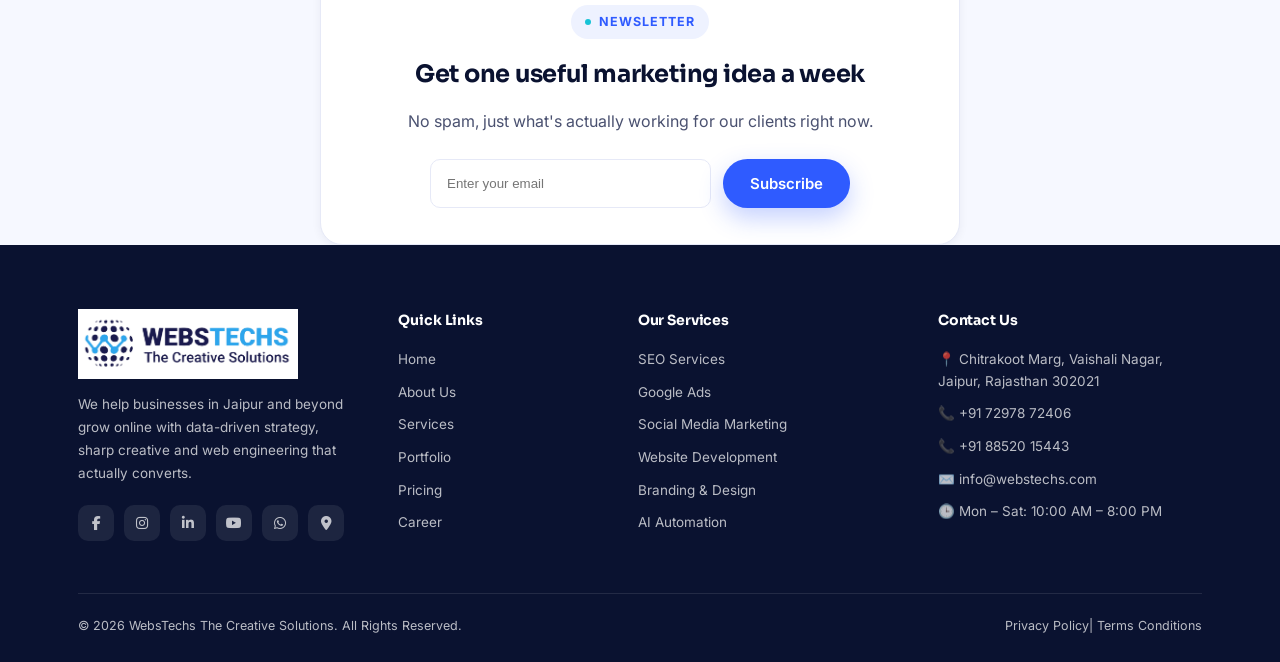
<file: blog.html>
<!DOCTYPE html>
<html lang="en">
<head>
<meta charset="UTF-8">
<meta name="viewport" content="width=device-width, initial-scale=1.0">
<title>Home | WebsTechs The Creative Solutions</title>
<link rel="icon" type="image/png" href="img/favicon.png.png">
<meta name="description" content="WebsTechs The Creative Solutions — a Jaipur digital marketing agency offering SEO, ads, social media, web development and branding.">
<link rel="preconnect" href="https://fonts.googleapis.com">
<link href="https://fonts.googleapis.com/css2?family=Sora:wght@500;600;700;800&family=Inter:wght@400;500;600;700;800&display=swap" rel="stylesheet">
<link rel="stylesheet" href="style.css">
<link rel="stylesheet" href="https://cdnjs.cloudflare.com/ajax/libs/font-awesome/6.7.2/css/all.min.css">
<link rel="canonical" href="https://webstechs.in/page-url">
</head>
<body>

<header class="site-header">
  <nav class="nav">
   <a href="index.html" class="brand">
    <img src="img/logo (2).png" alt="Webstechs Logo" class="logo">
</a>
   <ul class="nav-links">
    <li><a href="index.html" class="active">Home</a></li>
    <li><a href="about.html">About Us</a></li>
    <li><a href="services.html">Services</a></li>
    <li><a href="portfolio.html">Portfolio</a></li>

    <!-- Pricing Dropdown -->
    <li class="dropdown">
        <a href="pricing.html">Pricing ▾</a>
        <ul class="dropdown-menu">
            <li><a href="pricing.html">Website Packages</a></li>
            <li><a href="seo-pricing.html">SEO Packages</a></li>
            <li><a href="social-media-pricing.html">Social Media Packages</a></li>
            <li><a href="ads-pricing.html">Google & Meta Ads</a></li>
            <li><a href="custom-quote.html">Custom Quote</a></li>
        </ul>
    </li>

    <!-- Blog Dropdown -->
    <li class="dropdown">
        <a href="blog.html">Blog ▾</a>
        <ul class="dropdown-menu">
            <li><a href="blog.html">All Blogs</a></li>
            <li><a href="seo-blog.html">SEO</a></li>
            <li><a href="digital-marketing-blog.html">Digital Marketing</a></li>
            <li><a href="website-blog.html">Website Development</a></li>
            <li><a href="case-studies.html">Case Studies</a></li>
        </ul>
    </li>

    <!-- Career Dropdown -->
    <li class="dropdown">
        <a href="career.html">Career ▾</a>
        <ul class="dropdown-menu">
            <li><a href="career.html">Current Openings</a></li>
            <li><a href="internship.html">Internship</a></li>
            <li><a href="life-at-webstechs.html">Life at Webstechs</a></li>
            <li><a href="apply-now.html">Apply Now</a></li>
        </ul>
    </li>

    <li><a href="contact.html">Contact</a></li>
</ul>
<div class="nav-actions">
      <a href="tel:+918852015443" class="nav-tel"><span class="dot"></span>+91 88520 15443</a>
     
    </div>
  </nav>
</header>


<style>

#logo
.brand{
    display:flex;
    align-items:center;
    text-decoration:none;
}

.brand .logo{
    width:220px;
    height:auto;
    display:block;
}#logo

.nav-links{
    display:flex;
    align-items:center;
    list-style:none;
}

.nav-links li{
    position:relative;
}

.dropdown-menu{
    position:absolute;
    top:100%;
    left:0;
    min-width:220px;
    background:#fff;
    border-radius:10px;
    box-shadow:0 10px 30px rgba(0,0,0,.12);
    list-style:none;
    padding:10px 0;
    display:none;
    z-index:999;
}

.dropdown-menu li{
    width:100%;
}

.dropdown-menu li a{
    display:block;
    padding:12px 20px;
    color:#222;
    text-decoration:none;
    transition:.3s;
    white-space:nowrap;
}

.dropdown-menu li a:hover{
    background:#0d6efd;
    color:#fff;
}

.dropdown:hover .dropdown-menu{
    display:block;
}</style>

<section class="page-hero">
  <div class="wrap">
    <div class="crumb">Home / Blog</div>
    <h1>Ideas, insights &amp; the occasional rant on digital growth</h1>
    <p>Practical marketing and web notes from the WebsTechs team — no fluff, no recycled listicles.</p>
  </div>
</section>

<section class="section">
  <div class="wrap">
    <div class="grid grid-3">
      
      <div class="card blog-card">
        <svg viewBox="0 0 400 250" width="100%" xmlns="http://www.w3.org/2000/svg">
      <rect width="400" height="250" rx="16" fill="#eef2ff"/>
      <circle cx="340" cy="40" r="40" fill="#3f6bff" opacity=".5"/>
      <text x="26" y="150" font-size="46" font-family="Sora">🔍</text>
    </svg>
        <div class="blog-meta"><span class="tag">SEO</span><span>6 min read</span></div>
        <h3>7 Local SEO Moves That Still Work in 2026</h3>
        <p class="muted mt-8">How Jaipur businesses can win the map pack without a huge budget.</p>
        <a href="#" class="card-link">Read Article →</a>
      </div>

      <div class="card blog-card">
        <svg viewBox="0 0 400 250" width="100%" xmlns="http://www.w3.org/2000/svg">
      <rect width="400" height="250" rx="16" fill="#f6f8ff"/>
      <circle cx="340" cy="40" r="40" fill="#17c3d6" opacity=".5"/>
      <text x="26" y="150" font-size="46" font-family="Sora">📱</text>
    </svg>
        <div class="blog-meta"><span class="tag">Social Media</span><span>6 min read</span></div>
        <h3>Instagram Reels: What's Actually Getting Reach Right Now</h3>
        <p class="muted mt-8">A breakdown of the formats performing best this quarter.</p>
        <a href="#" class="card-link">Read Article →</a>
      </div>

      <div class="card blog-card">
        <svg viewBox="0 0 400 250" width="100%" xmlns="http://www.w3.org/2000/svg">
      <rect width="400" height="250" rx="16" fill="#eef2ff"/>
      <circle cx="340" cy="40" r="40" fill="#6f8fff" opacity=".5"/>
      <text x="26" y="150" font-size="46" font-family="Sora">⚡</text>
    </svg>
        <div class="blog-meta"><span class="tag">Web Development</span><span>6 min read</span></div>
        <h3>Why Page Speed Is Now a Sales Metric, Not Just a Tech One</h3>
        <p class="muted mt-8">Every extra second of load time costs you leads — here's the data.</p>
        <a href="#" class="card-link">Read Article →</a>
      </div>

      <div class="card blog-card">
        <svg viewBox="0 0 400 250" width="100%" xmlns="http://www.w3.org/2000/svg">
      <rect width="400" height="250" rx="16" fill="#f6f8ff"/>
      <circle cx="340" cy="40" r="40" fill="#3f6bff" opacity=".5"/>
      <text x="26" y="150" font-size="46" font-family="Sora">🎯</text>
    </svg>
        <div class="blog-meta"><span class="tag">Google Ads</span><span>6 min read</span></div>
        <h3>Budgeting for Google Ads: A Simple Framework for SMBs</h3>
        <p class="muted mt-8">How to set a starting budget without over- or under-spending.</p>
        <a href="#" class="card-link">Read Article →</a>
      </div>

      <div class="card blog-card">
        <svg viewBox="0 0 400 250" width="100%" xmlns="http://www.w3.org/2000/svg">
      <rect width="400" height="250" rx="16" fill="#eef2ff"/>
      <circle cx="340" cy="40" r="40" fill="#17c3d6" opacity=".5"/>
      <text x="26" y="150" font-size="46" font-family="Sora">🎨</text>
    </svg>
        <div class="blog-meta"><span class="tag">Branding</span><span>6 min read</span></div>
        <h3>Rebrand or Refresh? How to Know Which One You Need</h3>
        <p class="muted mt-8">Signs it's time for a full identity overhaul versus a light update.</p>
        <a href="#" class="card-link">Read Article →</a>
      </div>

      <div class="card blog-card">
        <svg viewBox="0 0 400 250" width="100%" xmlns="http://www.w3.org/2000/svg">
      <rect width="400" height="250" rx="16" fill="#f6f8ff"/>
      <circle cx="340" cy="40" r="40" fill="#6f8fff" opacity=".5"/>
      <text x="26" y="150" font-size="46" font-family="Sora">🤖</text>
    </svg>
        <div class="blog-meta"><span class="tag">AI Automation</span><span>6 min read</span></div>
        <h3>3 Ways Small Businesses Are Using AI Chatbots Well</h3>
        <p class="muted mt-8">Practical automation wins that don't feel robotic to customers.</p>
        <a href="#" class="card-link">Read Article →</a>
      </div>
    </div>
  </div>
</section>

<section class="section-alt">
  <div class="wrap">
    <div class="contact-card" style="max-width:640px; margin:0 auto; text-align:center;">
      <span class="eyebrow">Newsletter</span>
      <h2>Get one useful marketing idea a week</h2>
      <p class="muted mt-16">No spam, just what's actually working for our clients right now.</p>
      <form style="display:flex; gap:12px; margin-top:24px; max-width:420px; margin-left:auto; margin-right:auto;">
        <input type="email" placeholder="Enter your email" required style="flex:1; padding:13px 16px; border-radius:10px; border:1.5px solid var(--line);">
        <button type="submit" class="btn btn-primary">Subscribe</button>
      </form>
    </div>
  </div>
</section>

<footer class="site-footer">
 <div class="wrap">
    <div class="foot-grid">

        <div class="foot-brand">

            <img src="img/logoo.png" alt="Webstechs Logo" class="footer-logo">

            <p>
                We help businesses in Jaipur and beyond grow online with
                data-driven strategy, sharp creative and web engineering
                that actually converts.
            </p>

            <div class="foot-social">

                <!-- Facebook -->
                <a href="https://www.facebook.com/YOUR_PAGE"
                   target="_blank"
                   aria-label="Facebook">
                    <i class="fab fa-facebook-f"></i>
                </a>

                <!-- Instagram -->
                <a href="https://www.instagram.com/YOUR_USERNAME"
                   target="_blank"
                   aria-label="Instagram">
                    <i class="fab fa-instagram"></i>
                </a>

                <!-- LinkedIn -->
                <a href="https://www.linkedin.com/company/YOUR_COMPANY"
                   target="_blank"
                   aria-label="LinkedIn">
                    <i class="fab fa-linkedin-in"></i>
                </a>

                <!-- YouTube -->
                <a href="https://www.youtube.com/@YOUR_CHANNEL"
                   target="_blank"
                   aria-label="YouTube">
                    <i class="fab fa-youtube"></i>
                </a>

                <!-- WhatsApp -->
                <a href="https://wa.me/918852015443"
                   target="_blank"
                   aria-label="WhatsApp">
                    <i class="fab fa-whatsapp"></i>
                </a>

                <!-- Google Business Profile -->
                <a href="https://g.page/r/YOUR_GMB_LINK"
                   target="_blank"
                   aria-label="Google Maps">
                    <i class="fas fa-location-dot"></i>
                </a>

            </div>

        </div>
      <div>
        <h4>Quick Links</h4>
        <ul>
          <li><a href="index.html">Home</a></li>
          <li><a href="about.html">About Us</a></li>
          <li><a href="services.html">Services</a></li>
          <li><a href="portfolio.html">Portfolio</a></li>
          <li><a href="pricing.html">Pricing</a></li>
          <li><a href="career.html">Career</a></li>
        </ul>
      </div>
      <div>
        <h4>Our Services</h4>
        <ul>
          <li><a href="services.html#seo">SEO Services</a></li>
          <li><a href="services.html#google-ads">Google Ads</a></li>
          <li><a href="services.html#social-media">Social Media Marketing</a></li>
          <li><a href="services.html#website-development">Website Development</a></li>
          <li><a href="services.html#branding">Branding &amp; Design</a></li>
          <li><a href="services.html#ai-automation">AI Automation</a></li>
        </ul>
      </div>
      <div>
        <h4>Contact Us</h4>
        <ul class="foot-contact">
          <li>📍 Chitrakoot Marg, Vaishali Nagar, Jaipur, Rajasthan 302021</li>
          <li>📞 +91 72978 72406</li>
          <li>📞 +91 88520 15443</li>
          <li>✉️ info@webstechs.com</li>
          <li>🕒 Mon – Sat: 10:00 AM – 8:00 PM</li>
        </ul>
      </div>
    </div>
    <div class="foot-bottom">
      <span>© 2026 WebsTechs The Creative Solutions. All Rights Reserved.</span>
      <span><a href="#">Privacy Policy</a>| <a href="#">Terms  Conditions</a></span>
    </div>
  </div>
  <style>.footer-brand{
    display:flex;
    align-items:center;
    text-decoration:none;
}

.footer-logo{
    width:220px;   /* Size apni requirement ke hisab se change kar sakte ho */
    height:auto;
    display:block;




    .footer-logo{
    width:220px;
    margin-bottom:20px;
}

.foot-social{
    display:flex;
    gap:12px;
    margin-top:25px;
    flex-wrap:wrap;
}

.foot-social a{
    width:42px;
    height:42px;
    display:flex;
    justify-content:center;
    align-items:center;
    border-radius:50%;
    background:#1d2a5c;
    color:#fff;
    font-size:18px;
    transition:0.3s ease;
}

.foot-social a:hover{
    background:#2f5bff;
    transform:translateY(-5px);
}
}</style></style>
</footer>
<script src="script.js"></script>
</body>
</html>
</file>
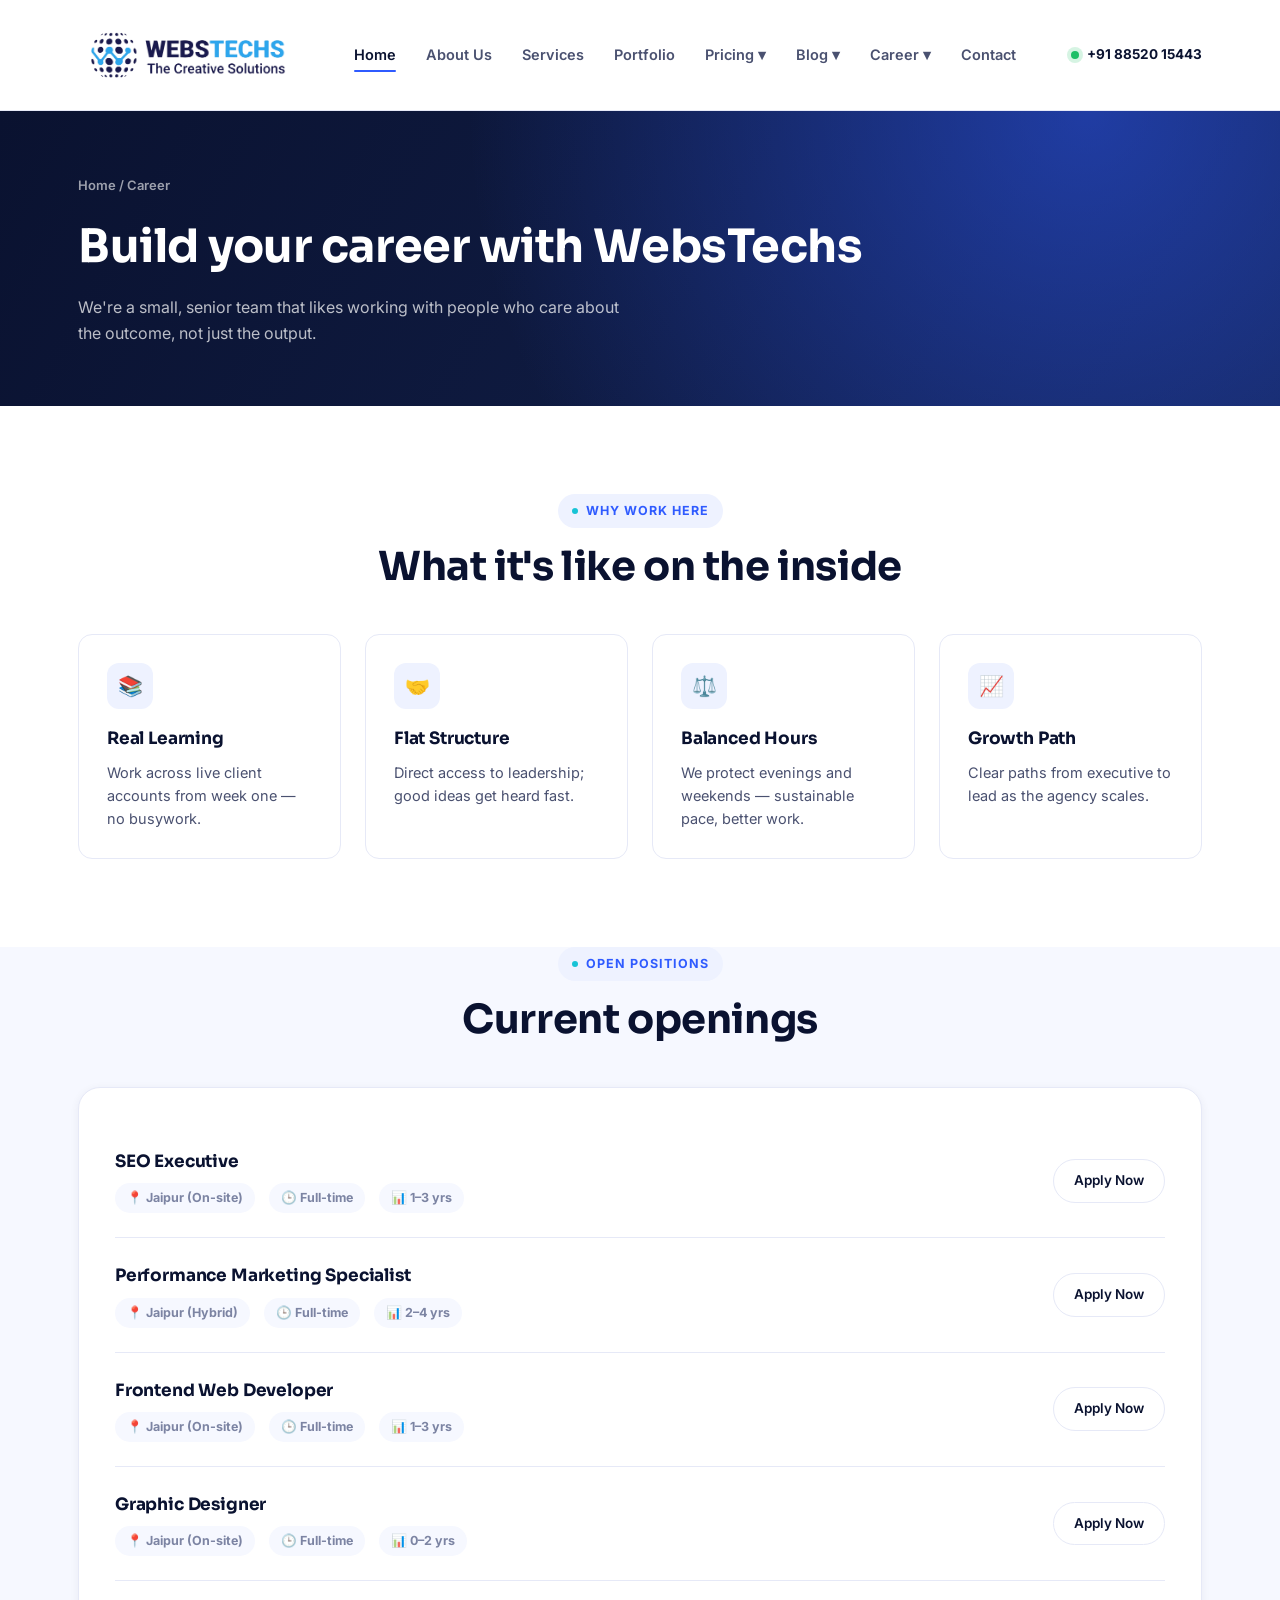
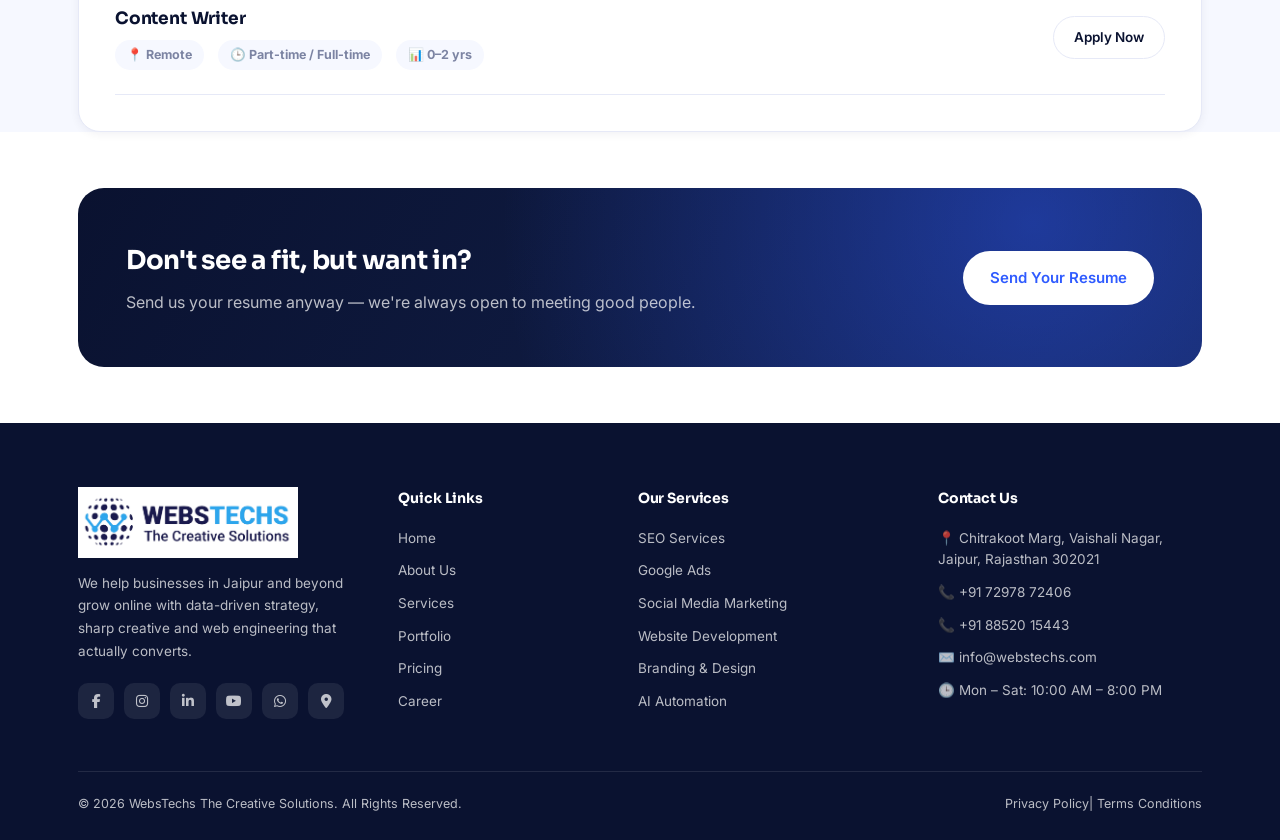
<file: career.html>
<!DOCTYPE html>
<html lang="en">
<head>
<meta charset="UTF-8">
<meta name="viewport" content="width=device-width, initial-scale=1.0">
<title>Home | WebsTechs The Creative Solutions</title>
<link rel="icon" type="image/png" href="img/favicon.png.png">
<meta name="description" content="WebsTechs The Creative Solutions — a Jaipur digital marketing agency offering SEO, ads, social media, web development and branding.">
<link rel="preconnect" href="https://fonts.googleapis.com">
<link href="https://fonts.googleapis.com/css2?family=Sora:wght@500;600;700;800&family=Inter:wght@400;500;600;700;800&display=swap" rel="stylesheet">
<link rel="stylesheet" href="style.css">
<link rel="stylesheet" href="https://cdnjs.cloudflare.com/ajax/libs/font-awesome/6.7.2/css/all.min.css">
<link rel="canonical" href="https://webstechs.in/page-url">
</head>
<body>

<header class="site-header">
  <nav class="nav">
   <a href="index.html" class="brand">
    <img src="img/logo (2).png" alt="Webstechs Logo" class="logo">
</a>
   <ul class="nav-links">
    <li><a href="index.html" class="active">Home</a></li>
    <li><a href="about.html">About Us</a></li>
    <li><a href="services.html">Services</a></li>
    <li><a href="portfolio.html">Portfolio</a></li>

    <!-- Pricing Dropdown -->
    <li class="dropdown">
        <a href="pricing.html">Pricing ▾</a>
        <ul class="dropdown-menu">
            <li><a href="pricing.html">Website Packages</a></li>
            <li><a href="seo-pricing.html">SEO Packages</a></li>
            <li><a href="social-media-pricing.html">Social Media Packages</a></li>
            <li><a href="ads-pricing.html">Google & Meta Ads</a></li>
            <li><a href="custom-quote.html">Custom Quote</a></li>
        </ul>
    </li>

    <!-- Blog Dropdown -->
    <li class="dropdown">
        <a href="blog.html">Blog ▾</a>
        <ul class="dropdown-menu">
            <li><a href="blog.html">All Blogs</a></li>
            <li><a href="seo-blog.html">SEO</a></li>
            <li><a href="digital-marketing-blog.html">Digital Marketing</a></li>
            <li><a href="website-blog.html">Website Development</a></li>
            <li><a href="case-studies.html">Case Studies</a></li>
        </ul>
    </li>

    <!-- Career Dropdown -->
    <li class="dropdown">
        <a href="career.html">Career ▾</a>
        <ul class="dropdown-menu">
            <li><a href="career.html">Current Openings</a></li>
            <li><a href="internship.html">Internship</a></li>
            <li><a href="life-at-webstechs.html">Life at Webstechs</a></li>
            <li><a href="apply-now.html">Apply Now</a></li>
        </ul>
    </li>

    <li><a href="contact.html">Contact</a></li>
</ul>
<div class="nav-actions">
      <a href="tel:+918852015443" class="nav-tel"><span class="dot"></span>+91 88520 15443</a>
     
    </div>
  </nav>
</header>


<style>

#logo
.brand{
    display:flex;
    align-items:center;
    text-decoration:none;
}

.brand .logo{
    width:220px;
    height:auto;
    display:block;
}#logo

.nav-links{
    display:flex;
    align-items:center;
    list-style:none;
}

.nav-links li{
    position:relative;
}

.dropdown-menu{
    position:absolute;
    top:100%;
    left:0;
    min-width:220px;
    background:#fff;
    border-radius:10px;
    box-shadow:0 10px 30px rgba(0,0,0,.12);
    list-style:none;
    padding:10px 0;
    display:none;
    z-index:999;
}

.dropdown-menu li{
    width:100%;
}

.dropdown-menu li a{
    display:block;
    padding:12px 20px;
    color:#222;
    text-decoration:none;
    transition:.3s;
    white-space:nowrap;
}

.dropdown-menu li a:hover{
    background:#0d6efd;
    color:#fff;
}

.dropdown:hover .dropdown-menu{
    display:block;
}</style>

<section class="page-hero">
  <div class="wrap">
    <div class="crumb">Home / Career</div>
    <h1>Build your career with WebsTechs</h1>
    <p>We're a small, senior team that likes working with people who care about the outcome, not just the output.</p>
  </div>
</section>

<section class="section">
  <div class="wrap">
    <div class="section-head center">
      <span class="eyebrow">Why Work Here</span>
      <h2>What it's like on the inside</h2>
    </div>
    <div class="grid grid-4">
      <div class="card"><div class="icn">📚</div><h3>Real Learning</h3><p>Work across live client accounts from week one — no busywork.</p></div>
      <div class="card"><div class="icn">🤝</div><h3>Flat Structure</h3><p>Direct access to leadership; good ideas get heard fast.</p></div>
      <div class="card"><div class="icn">⚖️</div><h3>Balanced Hours</h3><p>We protect evenings and weekends — sustainable pace, better work.</p></div>
      <div class="card"><div class="icn">📈</div><h3>Growth Path</h3><p>Clear paths from executive to lead as the agency scales.</p></div>
    </div>
  </div>
</section>

<section class="section-alt">
  <div class="wrap">
    <div class="section-head center">
      <span class="eyebrow">Open Positions</span>
      <h2>Current openings</h2>
    </div>
    <div class="contact-card">
      
      <div class="job-row">
        <div>
          <h3>SEO Executive</h3>
          <div class="job-meta"><span>📍 Jaipur (On-site)</span><span>🕒 Full-time</span><span>📊 1–3 yrs</span></div>
        </div>
        <a href="contact.html" class="btn btn-outline btn-sm">Apply Now</a>
      </div>

      <div class="job-row">
        <div>
          <h3>Performance Marketing Specialist</h3>
          <div class="job-meta"><span>📍 Jaipur (Hybrid)</span><span>🕒 Full-time</span><span>📊 2–4 yrs</span></div>
        </div>
        <a href="contact.html" class="btn btn-outline btn-sm">Apply Now</a>
      </div>

      <div class="job-row">
        <div>
          <h3>Frontend Web Developer</h3>
          <div class="job-meta"><span>📍 Jaipur (On-site)</span><span>🕒 Full-time</span><span>📊 1–3 yrs</span></div>
        </div>
        <a href="contact.html" class="btn btn-outline btn-sm">Apply Now</a>
      </div>

      <div class="job-row">
        <div>
          <h3>Graphic Designer</h3>
          <div class="job-meta"><span>📍 Jaipur (On-site)</span><span>🕒 Full-time</span><span>📊 0–2 yrs</span></div>
        </div>
        <a href="contact.html" class="btn btn-outline btn-sm">Apply Now</a>
      </div>

      <div class="job-row">
        <div>
          <h3>Content Writer</h3>
          <div class="job-meta"><span>📍 Remote</span><span>🕒 Part-time / Full-time</span><span>📊 0–2 yrs</span></div>
        </div>
        <a href="contact.html" class="btn btn-outline btn-sm">Apply Now</a>
      </div>
    </div>
  </div>
</section>

<section class="section-tight">
  <div class="wrap">
    <div class="cta-band">
      <div class="cta-band-inner">
        <div><h3>Don't see a fit, but want in?</h3><p>Send us your resume anyway — we're always open to meeting good people.</p></div>
        <a href="contact.html" class="btn btn-white">Send Your Resume</a>
      </div>
    </div>
  </div>
</section>

<footer class="site-footer">
 <div class="wrap">
    <div class="foot-grid">

        <div class="foot-brand">

            <img src="img/logoo.png" alt="Webstechs Logo" class="footer-logo">

            <p>
                We help businesses in Jaipur and beyond grow online with
                data-driven strategy, sharp creative and web engineering
                that actually converts.
            </p>

            <div class="foot-social">

                <!-- Facebook -->
                <a href="https://www.facebook.com/YOUR_PAGE"
                   target="_blank"
                   aria-label="Facebook">
                    <i class="fab fa-facebook-f"></i>
                </a>

                <!-- Instagram -->
                <a href="https://www.instagram.com/YOUR_USERNAME"
                   target="_blank"
                   aria-label="Instagram">
                    <i class="fab fa-instagram"></i>
                </a>

                <!-- LinkedIn -->
                <a href="https://www.linkedin.com/company/YOUR_COMPANY"
                   target="_blank"
                   aria-label="LinkedIn">
                    <i class="fab fa-linkedin-in"></i>
                </a>

                <!-- YouTube -->
                <a href="https://www.youtube.com/@webstechs"
                   target="_blank"
                   aria-label="YouTube">
                    <i class="fab fa-youtube"></i>
                </a>

                <!-- WhatsApp -->
                <a href="https://wa.me/918852015443"
                   target="_blank"
                   aria-label="WhatsApp">
                    <i class="fab fa-whatsapp"></i>
                </a>

                <!-- Google Business Profile -->
                <a href="https://g.page/r/YOUR_GMB_LINK"
                   target="_blank"
                   aria-label="Google Maps">
                    <i class="fas fa-location-dot"></i>
                </a>

            </div>

        </div>
      <div>
        <h4>Quick Links</h4>
        <ul>
          <li><a href="index.html">Home</a></li>
          <li><a href="about.html">About Us</a></li>
          <li><a href="services.html">Services</a></li>
          <li><a href="portfolio.html">Portfolio</a></li>
          <li><a href="pricing.html">Pricing</a></li>
          <li><a href="career.html">Career</a></li>
        </ul>
      </div>
      <div>
        <h4>Our Services</h4>
        <ul>
          <li><a href="services.html#seo">SEO Services</a></li>
          <li><a href="services.html#google-ads">Google Ads</a></li>
          <li><a href="services.html#social-media">Social Media Marketing</a></li>
          <li><a href="services.html#website-development">Website Development</a></li>
          <li><a href="services.html#branding">Branding &amp; Design</a></li>
          <li><a href="services.html#ai-automation">AI Automation</a></li>
        </ul>
      </div>
      <div>
        <h4>Contact Us</h4>
        <ul class="foot-contact">
          <li>📍 Chitrakoot Marg, Vaishali Nagar, Jaipur, Rajasthan 302021</li>
          <li>📞 +91 72978 72406</li>
          <li>📞 +91 88520 15443</li>
          <li>✉️ info@webstechs.com</li>
          <li>🕒 Mon – Sat: 10:00 AM – 8:00 PM</li>
        </ul>
      </div>
    </div>
    <div class="foot-bottom">
      <span>© 2026 WebsTechs The Creative Solutions. All Rights Reserved.</span>
      <span><a href="#">Privacy Policy</a>| <a href="#">Terms  Conditions</a></span>
    </div>
  </div>
  <style>.footer-brand{
    display:flex;
    align-items:center;
    text-decoration:none;
}

.footer-logo{
    width:220px;   /* Size apni requirement ke hisab se change kar sakte ho */
    height:auto;
    display:block;




    .footer-logo{
    width:220px;
    margin-bottom:20px;
}

.foot-social{
    display:flex;
    gap:12px;
    margin-top:25px;
    flex-wrap:wrap;
}

.foot-social a{
    width:42px;
    height:42px;
    display:flex;
    justify-content:center;
    align-items:center;
    border-radius:50%;
    background:#1d2a5c;
    color:#fff;
    font-size:18px;
    transition:0.3s ease;
}

.foot-social a:hover{
    background:#2f5bff;
    transform:translateY(-5px);
}
}</style></style>
</footer>
<script src="script.js"></script>
</body>
</html>
</file>
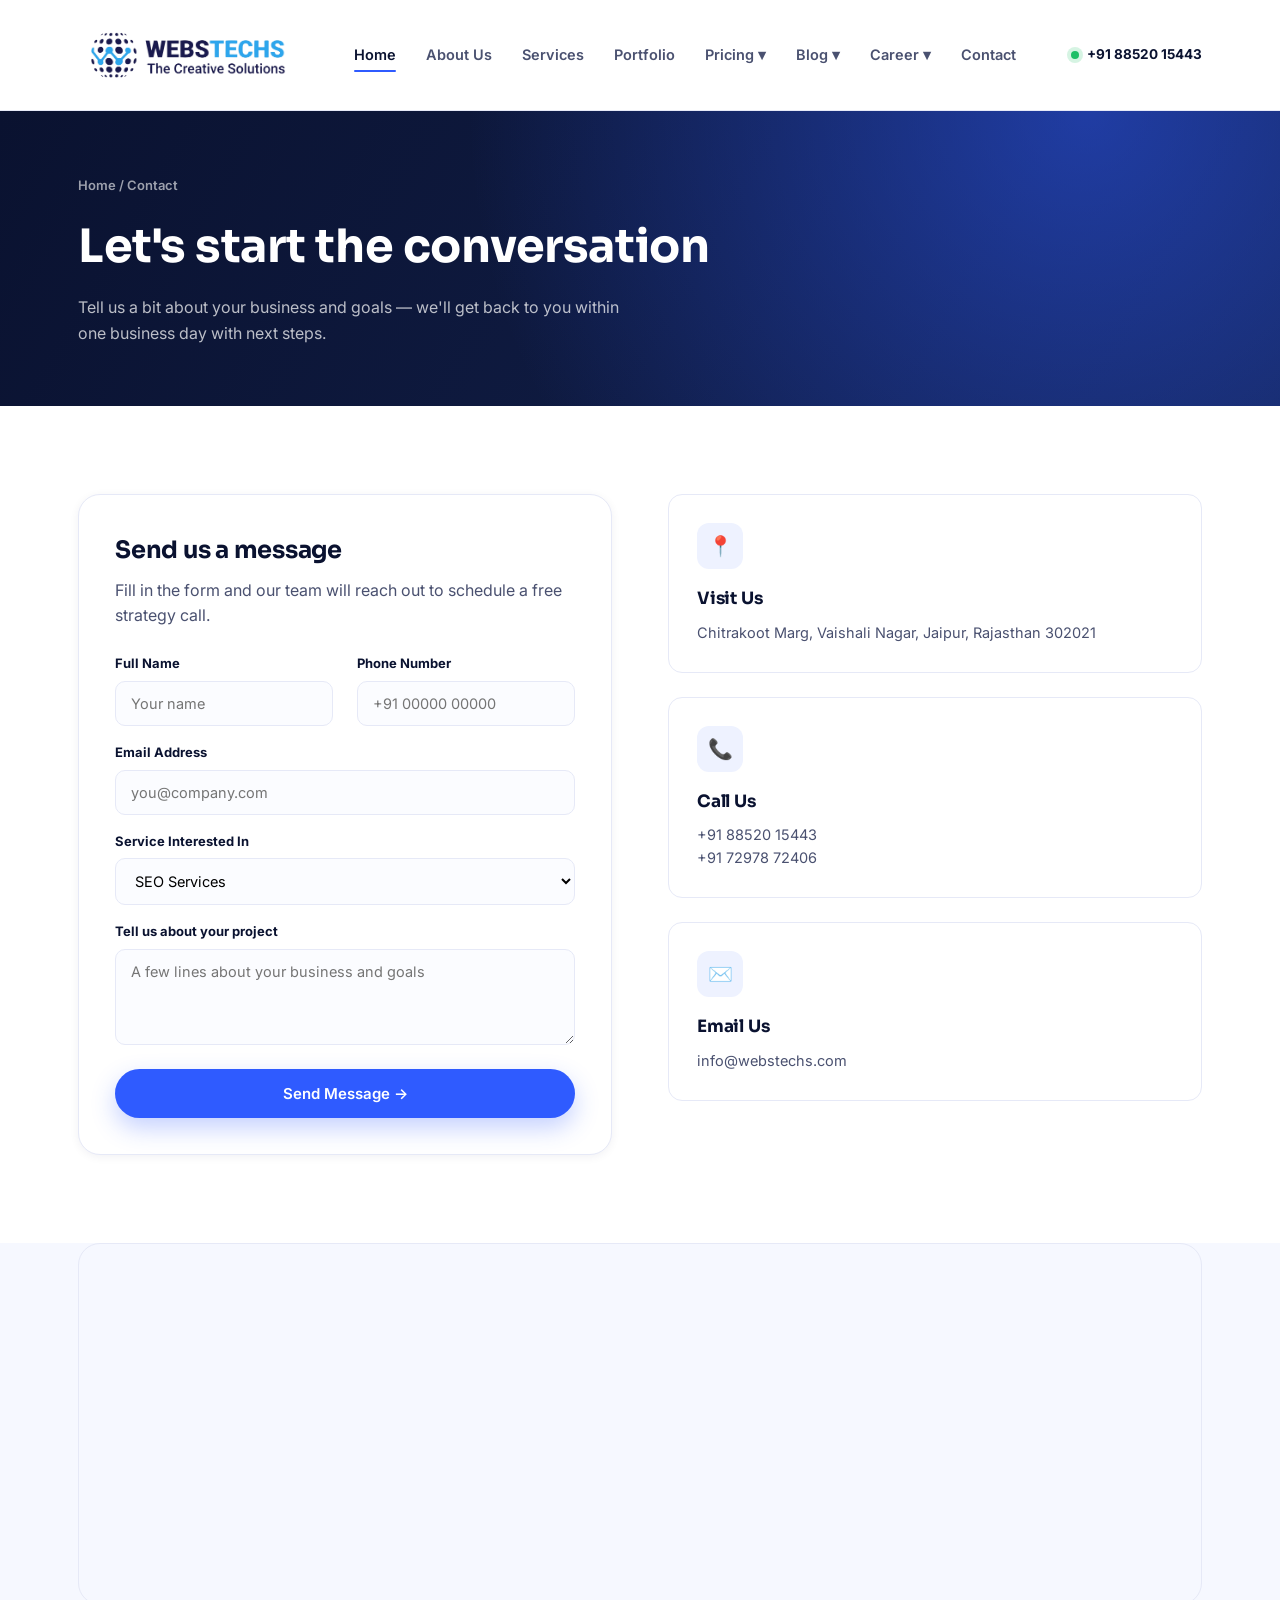
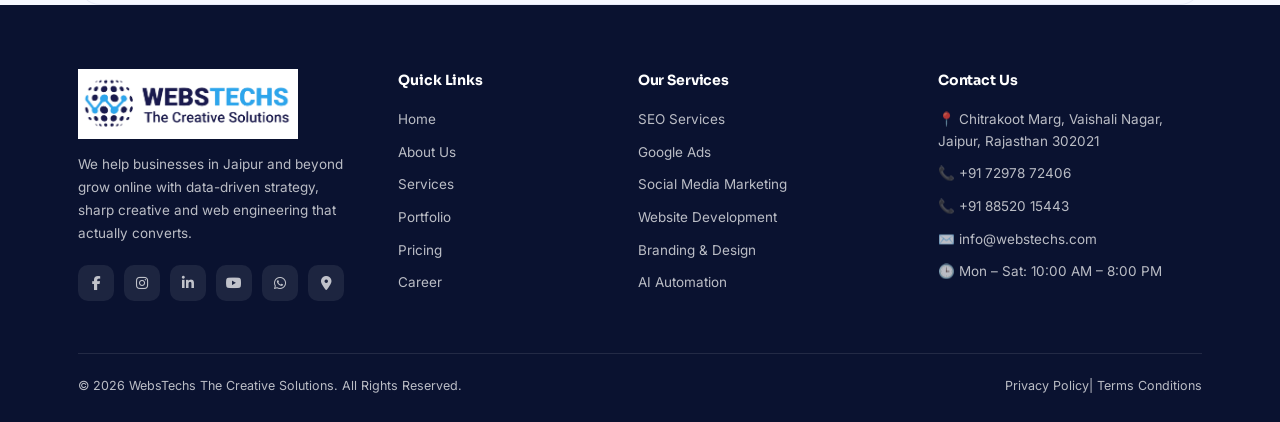
<file: contact.html>
<!DOCTYPE html>
<html lang="en">
<head>
<meta charset="UTF-8">
<meta name="viewport" content="width=device-width, initial-scale=1.0">
<title>Home | WebsTechs The Creative Solutions</title>
<link rel="icon" type="image/png" href="img/favicon.png.png">
<meta name="description" content="WebsTechs The Creative Solutions — a Jaipur digital marketing agency offering SEO, ads, social media, web development and branding.">
<link rel="preconnect" href="https://fonts.googleapis.com">
<link href="https://fonts.googleapis.com/css2?family=Sora:wght@500;600;700;800&family=Inter:wght@400;500;600;700;800&display=swap" rel="stylesheet">
<link rel="stylesheet" href="style.css">
<link rel="stylesheet" href="https://cdnjs.cloudflare.com/ajax/libs/font-awesome/6.7.2/css/all.min.css">
<link rel="canonical" href="https://webstechs.in/page-url">
</head>
<body>

<header class="site-header">
  <nav class="nav">
   <a href="index.html" class="brand">
    <img src="img/logo (2).png" alt="Webstechs Logo" class="logo">
</a>
   <ul class="nav-links">
    <li><a href="index.html" class="active">Home</a></li>
    <li><a href="about.html">About Us</a></li>
    <li><a href="services.html">Services</a></li>
    <li><a href="portfolio.html">Portfolio</a></li>

    <!-- Pricing Dropdown -->
    <li class="dropdown">
        <a href="pricing.html">Pricing ▾</a>
        <ul class="dropdown-menu">
            <li><a href="pricing.html">Website Packages</a></li>
            <li><a href="seo-pricing.html">SEO Packages</a></li>
            <li><a href="social-media-pricing.html">Social Media Packages</a></li>
            <li><a href="ads-pricing.html">Google & Meta Ads</a></li>
            <li><a href="custom-quote.html">Custom Quote</a></li>
        </ul>
    </li>

    <!-- Blog Dropdown -->
    <li class="dropdown">
        <a href="blog.html">Blog ▾</a>
        <ul class="dropdown-menu">
            <li><a href="blog.html">All Blogs</a></li>
            <li><a href="seo-blog.html">SEO</a></li>
            <li><a href="digital-marketing-blog.html">Digital Marketing</a></li>
            <li><a href="website-blog.html">Website Development</a></li>
            <li><a href="case-studies.html">Case Studies</a></li>
        </ul>
    </li>

    <!-- Career Dropdown -->
    <li class="dropdown">
        <a href="career.html">Career ▾</a>
        <ul class="dropdown-menu">
            <li><a href="career.html">Current Openings</a></li>
            <li><a href="internship.html">Internship</a></li>
            <li><a href="life-at-webstechs.html">Life at Webstechs</a></li>
            <li><a href="apply-now.html">Apply Now</a></li>
        </ul>
    </li>

    <li><a href="contact.html">Contact</a></li>
</ul>
<div class="nav-actions">
      <a href="tel:+918852015443" class="nav-tel"><span class="dot"></span>+91 88520 15443</a>
     
    </div>
  </nav>
</header>


<style>

#logo
.brand{
    display:flex;
    align-items:center;
    text-decoration:none;
}

.brand .logo{
    width:220px;
    height:auto;
    display:block;
}#logo

.nav-links{
    display:flex;
    align-items:center;
    list-style:none;
}

.nav-links li{
    position:relative;
}

.dropdown-menu{
    position:absolute;
    top:100%;
    left:0;
    min-width:220px;
    background:#fff;
    border-radius:10px;
    box-shadow:0 10px 30px rgba(0,0,0,.12);
    list-style:none;
    padding:10px 0;
    display:none;
    z-index:999;
}

.dropdown-menu li{
    width:100%;
}

.dropdown-menu li a{
    display:block;
    padding:12px 20px;
    color:#222;
    text-decoration:none;
    transition:.3s;
    white-space:nowrap;
}

.dropdown-menu li a:hover{
    background:#0d6efd;
    color:#fff;
}

.dropdown:hover .dropdown-menu{
    display:block;
}</style>

<section class="page-hero">
  <div class="wrap">
    <div class="crumb">Home / Contact</div>
    <h1>Let's start the conversation</h1>
    <p>Tell us a bit about your business and goals — we'll get back to you within one business day with next steps.</p>
  </div>
</section>

<section class="section">
  <div class="wrap two-col" style="align-items:flex-start;">
    <div class="contact-card">
      <h2>Send us a message</h2>
      <p class="muted mt-8">Fill in the form and our team will reach out to schedule a free strategy call.</p>
      <form id="contact-form" class="mt-24">
        <div class="grid grid-2">
          <div class="field"><label>Full Name</label><input type="text" placeholder="Your name" required></div>
          <div class="field"><label>Phone Number</label><input type="tel" placeholder="+91 00000 00000" required></div>
        </div>
        <div class="field"><label>Email Address</label><input type="email" placeholder="you@company.com" required></div>
        <div class="field"><label>Service Interested In</label>
          <select>
            <option>SEO Services</option>
            <option>Google / Meta Ads</option>
            <option>Social Media Marketing</option>
            <option>Website / Ecommerce Development</option>
            <option>Branding &amp; Design</option>
            <option>Something else</option>
          </select>
        </div>
        <div class="field"><label>Tell us about your project</label><textarea rows="4" placeholder="A few lines about your business and goals"></textarea></div>
        <button type="submit" class="btn btn-primary" style="width:100%;">Send Message →</button>
        <p id="form-note" class="muted mt-16" style="display:none;"></p>
      </form>
    </div>
    <div>
      <div class="card">
        <div class="icn">📍</div>
        <h3>Visit Us</h3>
        <p class="muted">Chitrakoot Marg, Vaishali Nagar, Jaipur, Rajasthan 302021</p>
      </div>
      <div class="card mt-24">
        <div class="icn">📞</div>
        <h3>Call Us</h3>
        <p class="muted">+91 88520 15443<br>+91 72978 72406</p>
      </div>
      <div class="card mt-24">
        <div class="icn">✉️</div>
        <h3>Email Us</h3>
        <p class="muted">info@webstechs.com</p>
      </div>
      
    </div>
  </div>
</section>

<section class="section-alt">
  <div class="wrap">
    <div style="border-radius:22px; overflow:hidden; border:1px solid var(--line);">
      <iframe
        title="WebsTechs location map"
        src="https://www.google.com/maps?q=Chitrakoot+Marg,+Vaishali+Nagar,+Jaipur,+Rajasthan+302021&output=embed"
        width="100%" height="360" style="border:0; display:block;" loading="lazy" referrerpolicy="no-referrer-when-downgrade">
      </iframe>
    </div>
  </div>
</section>

<footer class="site-footer">
 <div class="wrap">
    <div class="foot-grid">

        <div class="foot-brand">

            <img src="img/logoo.png" alt="Webstechs Logo" class="footer-logo">

            <p>
                We help businesses in Jaipur and beyond grow online with
                data-driven strategy, sharp creative and web engineering
                that actually converts.
            </p>

            <div class="foot-social">

                <!-- Facebook -->
                <a href="https://www.facebook.com/YOUR_PAGE"
                   target="_blank"
                   aria-label="Facebook">
                    <i class="fab fa-facebook-f"></i>
                </a>

                <!-- Instagram -->
                <a href="https://www.instagram.com/YOUR_USERNAME"
                   target="_blank"
                   aria-label="Instagram">
                    <i class="fab fa-instagram"></i>
                </a>

                <!-- LinkedIn -->
                <a href="https://www.linkedin.com/company/YOUR_COMPANY"
                   target="_blank"
                   aria-label="LinkedIn">
                    <i class="fab fa-linkedin-in"></i>
                </a>

                <!-- YouTube -->
                <a href="https://www.youtube.com/@YOUR_CHANNEL"
                   target="_blank"
                   aria-label="YouTube">
                    <i class="fab fa-youtube"></i>
                </a>

                <!-- WhatsApp -->
                <a href="https://wa.me/918852015443"
                   target="_blank"
                   aria-label="WhatsApp">
                    <i class="fab fa-whatsapp"></i>
                </a>

                <!-- Google Business Profile -->
                <a href="https://g.page/r/YOUR_GMB_LINK"
                   target="_blank"
                   aria-label="Google Maps">
                    <i class="fas fa-location-dot"></i>
                </a>

            </div>

        </div>
      <div>
        <h4>Quick Links</h4>
        <ul>
          <li><a href="index.html">Home</a></li>
          <li><a href="about.html">About Us</a></li>
          <li><a href="services.html">Services</a></li>
          <li><a href="portfolio.html">Portfolio</a></li>
          <li><a href="pricing.html">Pricing</a></li>
          <li><a href="career.html">Career</a></li>
        </ul>
      </div>
      <div>
        <h4>Our Services</h4>
        <ul>
          <li><a href="services.html#seo">SEO Services</a></li>
          <li><a href="services.html#google-ads">Google Ads</a></li>
          <li><a href="services.html#social-media">Social Media Marketing</a></li>
          <li><a href="services.html#website-development">Website Development</a></li>
          <li><a href="services.html#branding">Branding &amp; Design</a></li>
          <li><a href="services.html#ai-automation">AI Automation</a></li>
        </ul>
      </div>
      <div>
        <h4>Contact Us</h4>
        <ul class="foot-contact">
          <li>📍 Chitrakoot Marg, Vaishali Nagar, Jaipur, Rajasthan 302021</li>
          <li>📞 +91 72978 72406</li>
          <li>📞 +91 88520 15443</li>
          <li>✉️ info@webstechs.com</li>
          <li>🕒 Mon – Sat: 10:00 AM – 8:00 PM</li>
        </ul>
      </div>
    </div>
    <div class="foot-bottom">
      <span>© 2026 WebsTechs The Creative Solutions. All Rights Reserved.</span>
      <span><a href="#">Privacy Policy</a>| <a href="#">Terms  Conditions</a></span>
    </div>
  </div>
  <style>.footer-brand{
    display:flex;
    align-items:center;
    text-decoration:none;
}

.footer-logo{
    width:220px;   /* Size apni requirement ke hisab se change kar sakte ho */
    height:auto;
    display:block;




    .footer-logo{
    width:220px;
    margin-bottom:20px;
}

.foot-social{
    display:flex;
    gap:12px;
    margin-top:25px;
    flex-wrap:wrap;
}

.foot-social a{
    width:42px;
    height:42px;
    display:flex;
    justify-content:center;
    align-items:center;
    border-radius:50%;
    background:#1d2a5c;
    color:#fff;
    font-size:18px;
    transition:0.3s ease;
}

.foot-social a:hover{
    background:#2f5bff;
    transform:translateY(-5px);
}
}</style></style>
</footer>
<script src="script.js"></script>
</body>
</html>
</file>
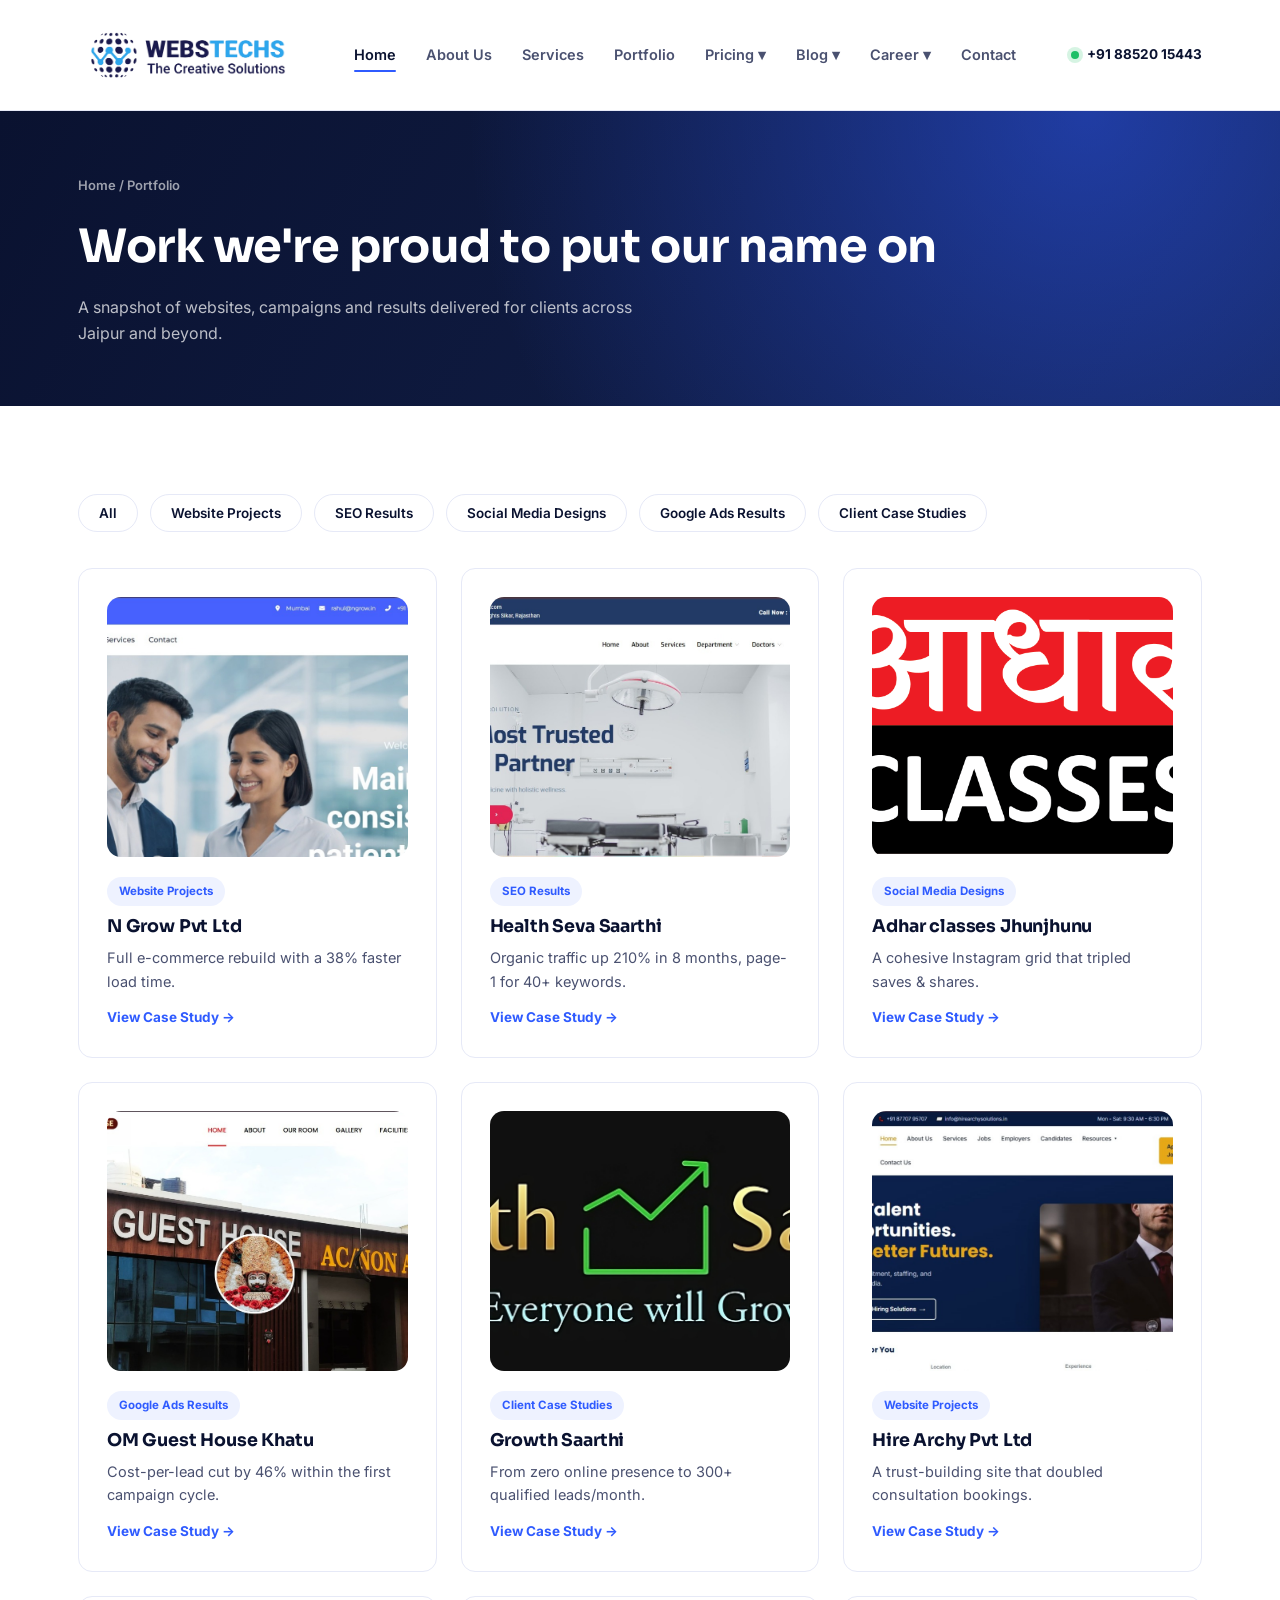
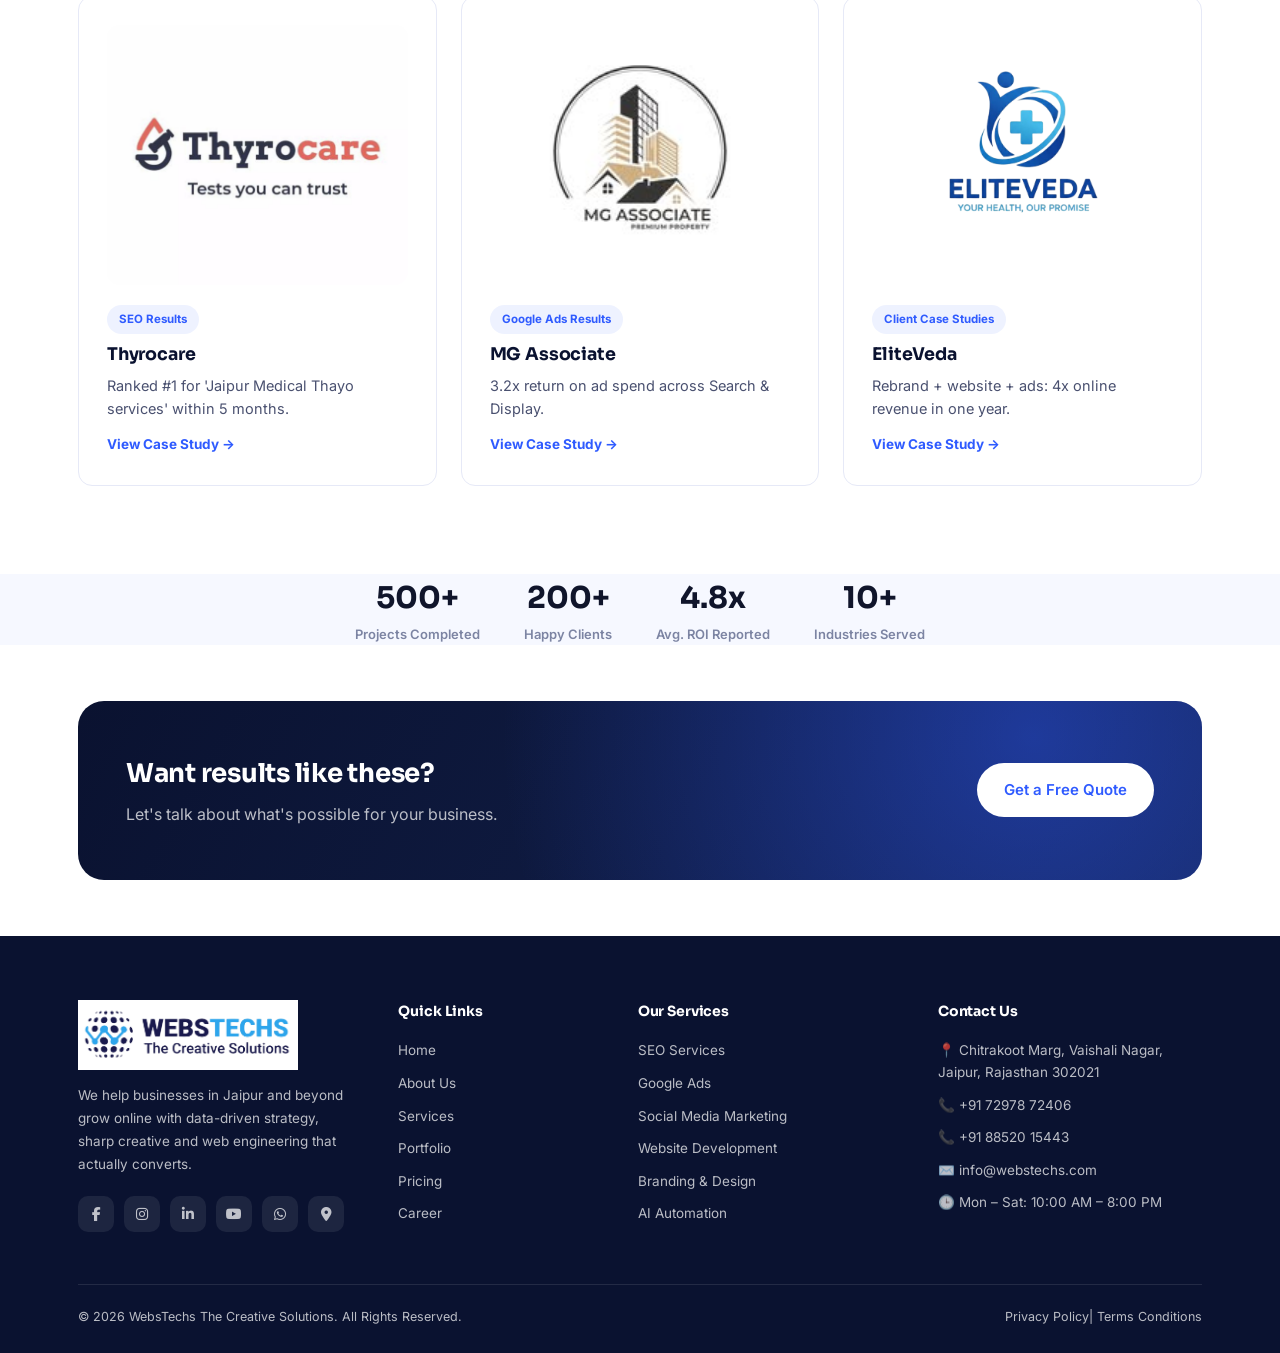
<file: portfolio.html>
<!DOCTYPE html>
<html lang="en">
<head>
<meta charset="UTF-8">
<meta name="viewport" content="width=device-width, initial-scale=1.0">
<title>Portfolio | WebsTechs The Creative Solutions</title>
<link rel="icon" type="image/png" href="img/favicon.png.png">
<!DOCTYPE html>
<html lang="en">
<head>
<meta charset="UTF-8">
<meta name="viewport" content="width=device-width, initial-scale=1.0">
<title>Home | WebsTechs The Creative Solutions</title>
<meta name="description" content="WebsTechs The Creative Solutions — a Jaipur digital marketing agency offering SEO, ads, social media, web development and branding.">
<link rel="preconnect" href="https://fonts.googleapis.com">
<link href="https://fonts.googleapis.com/css2?family=Sora:wght@500;600;700;800&family=Inter:wght@400;500;600;700;800&display=swap" rel="stylesheet">
<link rel="stylesheet" href="style.css">
<link rel="stylesheet" href="https://cdnjs.cloudflare.com/ajax/libs/font-awesome/6.7.2/css/all.min.css">
<link rel="canonical" href="https://webstechs.in/page-url">
</head>
<body>

<header class="site-header">
  
  <nav class="nav">
   <a href="index.html" class="brand">
    <img src="img/logo (2).png" alt="Webstechs Logo" class="logo">
</a>
   <ul class="nav-links">
    <li><a href="index.html" class="active">Home</a></li>
    <li><a href="about.html">About Us</a></li>
    <li><a href="services.html">Services</a></li>
    <li><a href="portfolio.html">Portfolio</a></li>

    <!-- Pricing Dropdown -->
    <li class="dropdown">
        <a href="pricing.html">Pricing ▾</a>
        <ul class="dropdown-menu">
            <li><a href="pricing.html">Website Packages</a></li>
            <li><a href="seo-pricing.html">SEO Packages</a></li>
            <li><a href="social-media-pricing.html">Social Media Packages</a></li>
            <li><a href="ads-pricing.html">Google & Meta Ads</a></li>
            <li><a href="custom-quote.html">Custom Quote</a></li>
        </ul>
    </li>

    <!-- Blog Dropdown -->
    <li class="dropdown">
        <a href="blog.html">Blog ▾</a>
        <ul class="dropdown-menu">
            <li><a href="blog.html">All Blogs</a></li>
            <li><a href="seo-blog.html">SEO</a></li>
            <li><a href="digital-marketing-blog.html">Digital Marketing</a></li>
            <li><a href="website-blog.html">Website Development</a></li>
            <li><a href="case-studies.html">Case Studies</a></li>
        </ul>
    </li>

    <!-- Career Dropdown -->
    <li class="dropdown">
        <a href="career.html">Career ▾</a>
        <ul class="dropdown-menu">
            <li><a href="career.html">Current Openings</a></li>
            <li><a href="internship.html">Internship</a></li>
            <li><a href="life-at-webstechs.html">Life at Webstechs</a></li>
            <li><a href="apply-now.html">Apply Now</a></li>
        </ul>
    </li>

    <li><a href="contact.html">Contact</a></li>
</ul>
<div class="nav-actions">
      <a href="tel:+918852015443" class="nav-tel"><span class="dot"></span>+91 88520 15443</a>
     
    </div>
  </nav>
</header>


<style>

#logo
.brand{
    display:flex;
    align-items:center;
    text-decoration:none;
}

.brand .logo{
    width:220px;
    height:auto;
    display:block;
}#logo

.nav-links{
    display:flex;
    align-items:center;
    list-style:none;
}

.nav-links li{
    position:relative;
}

.dropdown-menu{
    position:absolute;
    top:100%;
    left:0;
    min-width:220px;
    background:#fff;
    border-radius:10px;
    box-shadow:0 10px 30px rgba(0,0,0,.12);
    list-style:none;
    padding:10px 0;
    display:none;
    z-index:999;
}

.dropdown-menu li{
    width:100%;
}

.dropdown-menu li a{
    display:block;
    padding:12px 20px;
    color:#222;
    text-decoration:none;
    transition:.3s;
    white-space:nowrap;
}

.dropdown-menu li a:hover{
    background:#0d6efd;
    color:#fff;
}

.dropdown:hover .dropdown-menu{
    display:block;
}</style>

<section class="page-hero">
  <div class="wrap">
    <div class="crumb">Home / Portfolio</div>
    <h1>Work we're proud to put our name on</h1>
    <p>A snapshot of websites, campaigns and results delivered for clients across Jaipur and beyond.</p>
  </div>
</section>

<section class="section">
  <div class="wrap">
    <div style="display:flex; gap:12px; flex-wrap:wrap; margin-bottom:36px;">
      <button class="btn btn-outline btn-sm pf-filter" data-filter="All">All</button>
<button class="btn btn-outline btn-sm pf-filter" data-filter="Website Projects">Website Projects</button>
<button class="btn btn-outline btn-sm pf-filter" data-filter="SEO Results">SEO Results</button>
<button class="btn btn-outline btn-sm pf-filter" data-filter="Social Media Designs">Social Media Designs</button>
<button class="btn btn-outline btn-sm pf-filter" data-filter="Google Ads Results">Google Ads Results</button>
<button class="btn btn-outline btn-sm pf-filter" data-filter="Client Case Studies">Client Case Studies</button>
    </div>
    <div class="grid grid-3" id="portfolio-grid">
      
      <div class="card blog-card" data-cat="Website Projects">
        <img src="img/ngrow.jpeg" alt="Project Name" class="portfolio-img">
        <div class="blog-meta"><span class="tag">Website Projects</span></div>
        <h3>N Grow Pvt Ltd</h3>
        <p class="muted mt-8">Full e-commerce rebuild with a 38% faster load time.</p>
       <a href="https://ngrow.in/" target="_blank" class="card-link">
    View Case Study →
</a>
      </div>

      <div class="card blog-card" data-cat="SEO Results">
         <img src="img/health.jpeg" alt="Project Name" class="portfolio-img">
        <div class="blog-meta"><span class="tag">SEO Results</span></div>
        <h3>Health Seva Saarthi</h3>
        <p class="muted mt-8">Organic traffic up 210% in 8 months, page-1 for 40+ keywords.</p>
       <a href="https://healthsevasaarthi.com/" target="_blank" class="card-link">
    View Case Study →
</a>
      </div>

      <div class="card blog-card" data-cat="Social Media Designs">
         <img src="img/adhar.png" alt="Project Name" class="portfolio-img">
        <div class="blog-meta"><span class="tag">Social Media Designs</span></div>
        <h3>Adhar classes Jhunjhunu</h3>
        <p class="muted mt-8">A cohesive Instagram grid that tripled saves &amp; shares.</p>
       <a href="https://aadharclassesjhunjhunu.online/" target="_blank" class="card-link">
    View Case Study →
</a>
      </div>

      <div class="card blog-card" data-cat="Google Ads Results">
         <img src="img/om.jpeg" alt="Project Name" class="portfolio-img">
        <div class="blog-meta"><span class="tag">Google Ads Results</span></div>
        <h3>OM Guest House Khatu</h3>
        <p class="muted mt-8">Cost-per-lead cut by 46% within the first campaign cycle.</p>
       <a href="https://omguesthousekhatu.com/" target="_blank" class="card-link">
    View Case Study →
</a>
      </div>

      <div class="card blog-card" data-cat="Client Case Studies">
        <img src="img/growth.jpg" alt="Project Name" class="portfolio-img">
        <div class="blog-meta"><span class="tag">Client Case Studies</span></div>
        <h3>Growth Saarthi</h3>
        <p class="muted mt-8">From zero online presence to 300+ qualified leads/month.</p>
       <a href="https://omguethousekhatu.com/" target="_blank" class="card-link">
    View Case Study →
</a>
      </div>

      <div class="card blog-card" data-cat="Website Projects">
         <img src="img/hire.jpeg" alt="Project Name" class="portfolio-img">
        <div class="blog-meta"><span class="tag">Website Projects</span></div>
        <h3>Hire Archy Pvt Ltd</h3>
        <p class="muted mt-8">A trust-building site that doubled consultation bookings.</p>
        <a href="https://omgusthousekhatu.com/" target="_blank" class="card-link">
    View Case Study →
</a>
      </div>

      <div class="card blog-card" data-cat="SEO Results">
        <img src="img/thayo.jpg" alt="Project Name" class="portfolio-img">
        <div class="blog-meta"><span class="tag">SEO Results</span></div>
        <h3>Thyrocare</h3>
        <p class="muted mt-8">Ranked #1 for 'Jaipur Medical Thayo services' within 5 months.</p>
       <a href="https://omgueshousekhatu.com/" target="_blank" class="card-link">
    View Case Study →
</a>
      </div>

      <div class="card blog-card" data-cat="Google Ads Results">
       <img src="img/mg.jpg" alt="Project Name" class="portfolio-img">
        <div class="blog-meta"><span class="tag">Google Ads Results</span></div>
        <h3>MG Associate</h3>
        <p class="muted mt-8">3.2x return on ad spend across Search &amp; Display.</p>
       <a href="https://omgueshoukhatu.com/" target="_blank" class="card-link">
    View Case Study →
</a>
      </div>

      <div class="card blog-card" data-cat="Client Case Studies">
         <img src="img/elite.png" alt="Project Name" class="portfolio-img">
        <div class="blog-meta"><span class="tag">Client Case Studies</span></div>
        <h3>EliteVeda </h3>
        <p class="muted mt-8">Rebrand + website + ads: 4x online revenue in one year.</p>
       <a href="https://omgusthousekhatu.com/" target="_blank" class="card-link">
    View Case Study →
</a>
      </div>
    </div>
  </div>
  <style>
    .portfolio-img{
    width:100%;
    height:260px;
    object-fit:cover;
    border-radius:18px;
    margin-bottom:20px;
}
  </style>
</section>

<section class="section-alt">
  <div class="wrap">
    <div class="stat-strip text-center" style="justify-content:center;">
      <div class="stat"><b>500+</b><span>Projects Completed</span></div>
      <div class="stat"><b>200+</b><span>Happy Clients</span></div>
      <div class="stat"><b>4.8x</b><span>Avg. ROI Reported</span></div>
      <div class="stat"><b>10+</b><span>Industries Served</span></div>
    </div>
  </div>
</section>

<section class="section-tight">
  <div class="wrap">
    <div class="cta-band">
      <div class="cta-band-inner">
        <div><h3>Want results like these?</h3><p>Let's talk about what's possible for your business.</p></div>
        <a href="contact.html" class="btn btn-white">Get a Free Quote</a>
      </div>
    </div>
  </div>
</section>

<script>
document.querySelectorAll('.pf-filter').forEach(function(btn){
  btn.addEventListener('click', function(){
    document.querySelectorAll('.pf-filter').forEach(b=>b.classList.remove('btn-primary'));
    btn.classList.add('btn-primary');
    var f = btn.dataset.filter;
    document.querySelectorAll('#portfolio-grid [data-cat]').forEach(function(card){
      card.style.display = (f==='All' || card.dataset.cat===f) ? '' : 'none';
    });
  });
});
</script>

<footer class="site-footer">
 <div class="wrap">
    <div class="foot-grid">

        <div class="foot-brand">

            <img src="img/logoo.png" alt="Webstechs Logo" class="footer-logo">

            <p>
                We help businesses in Jaipur and beyond grow online with
                data-driven strategy, sharp creative and web engineering
                that actually converts.
            </p>

            <div class="foot-social">

                <!-- Facebook -->
                <a href="https://www.facebook.com/YOUR_PAGE"
                   target="_blank"
                   aria-label="Facebook">
                    <i class="fab fa-facebook-f"></i>
                </a>

                <!-- Instagram -->
                <a href="https://www.instagram.com/YOUR_USERNAME"
                   target="_blank"
                   aria-label="Instagram">
                    <i class="fab fa-instagram"></i>
                </a>

                <!-- LinkedIn -->
                <a href="https://www.linkedin.com/company/YOUR_COMPANY"
                   target="_blank"
                   aria-label="LinkedIn">
                    <i class="fab fa-linkedin-in"></i>
                </a>

                <!-- YouTube -->
                <a href="https://www.youtube.com/@YOUR_CHANNEL"
                   target="_blank"
                   aria-label="YouTube">
                    <i class="fab fa-youtube"></i>
                </a>

                <!-- WhatsApp -->
                <a href="https://wa.me/918852015443"
                   target="_blank"
                   aria-label="WhatsApp">
                    <i class="fab fa-whatsapp"></i>
                </a>

                <!-- Google Business Profile -->
                <a href="https://g.page/r/YOUR_GMB_LINK"
                   target="_blank"
                   aria-label="Google Maps">
                    <i class="fas fa-location-dot"></i>
                </a>

            </div>

        </div>
      <div>
        <h4>Quick Links</h4>
        <ul>
          <li><a href="index.html">Home</a></li>
          <li><a href="about.html">About Us</a></li>
          <li><a href="services.html">Services</a></li>
          <li><a href="portfolio.html">Portfolio</a></li>
          <li><a href="pricing.html">Pricing</a></li>
          <li><a href="career.html">Career</a></li>
        </ul>
      </div>
      <div>
        <h4>Our Services</h4>
        <ul>
          <li><a href="services.html#seo">SEO Services</a></li>
          <li><a href="services.html#google-ads">Google Ads</a></li>
          <li><a href="services.html#social-media">Social Media Marketing</a></li>
          <li><a href="services.html#website-development">Website Development</a></li>
          <li><a href="services.html#branding">Branding &amp; Design</a></li>
          <li><a href="services.html#ai-automation">AI Automation</a></li>
        </ul>
      </div>
      <div>
        <h4>Contact Us</h4>
        <ul class="foot-contact">
          <li>📍 Chitrakoot Marg, Vaishali Nagar, Jaipur, Rajasthan 302021</li>
          <li>📞 +91 72978 72406</li>
          <li>📞 +91 88520 15443</li>
          <li>✉️ info@webstechs.com</li>
          <li>🕒 Mon – Sat: 10:00 AM – 8:00 PM</li>
        </ul>
      </div>
    </div>
    <div class="foot-bottom">
      <span>© 2026 WebsTechs The Creative Solutions. All Rights Reserved.</span>
      <span><a href="#">Privacy Policy</a>| <a href="#">Terms  Conditions</a></span>
    </div>
  </div>
  <style>.footer-brand{
    display:flex;
    align-items:center;
    text-decoration:none;
}

.footer-logo{
    width:220px;   /* Size apni requirement ke hisab se change kar sakte ho */
    height:auto;
    display:block;




    .footer-logo{
    width:220px;
    margin-bottom:20px;
}

.foot-social{
    display:flex;
    gap:12px;
    margin-top:25px;
    flex-wrap:wrap;
}

.foot-social a{
    width:42px;
    height:42px;
    display:flex;
    justify-content:center;
    align-items:center;
    border-radius:50%;
    background:#1d2a5c;
    color:#fff;
    font-size:18px;
    transition:0.3s ease;
}

.foot-social a:hover{
    background:#2f5bff;
    transform:translateY(-5px);
}
}</style></style>
</footer>
<script src="script.js"></script>
</body>
</html>
</file>
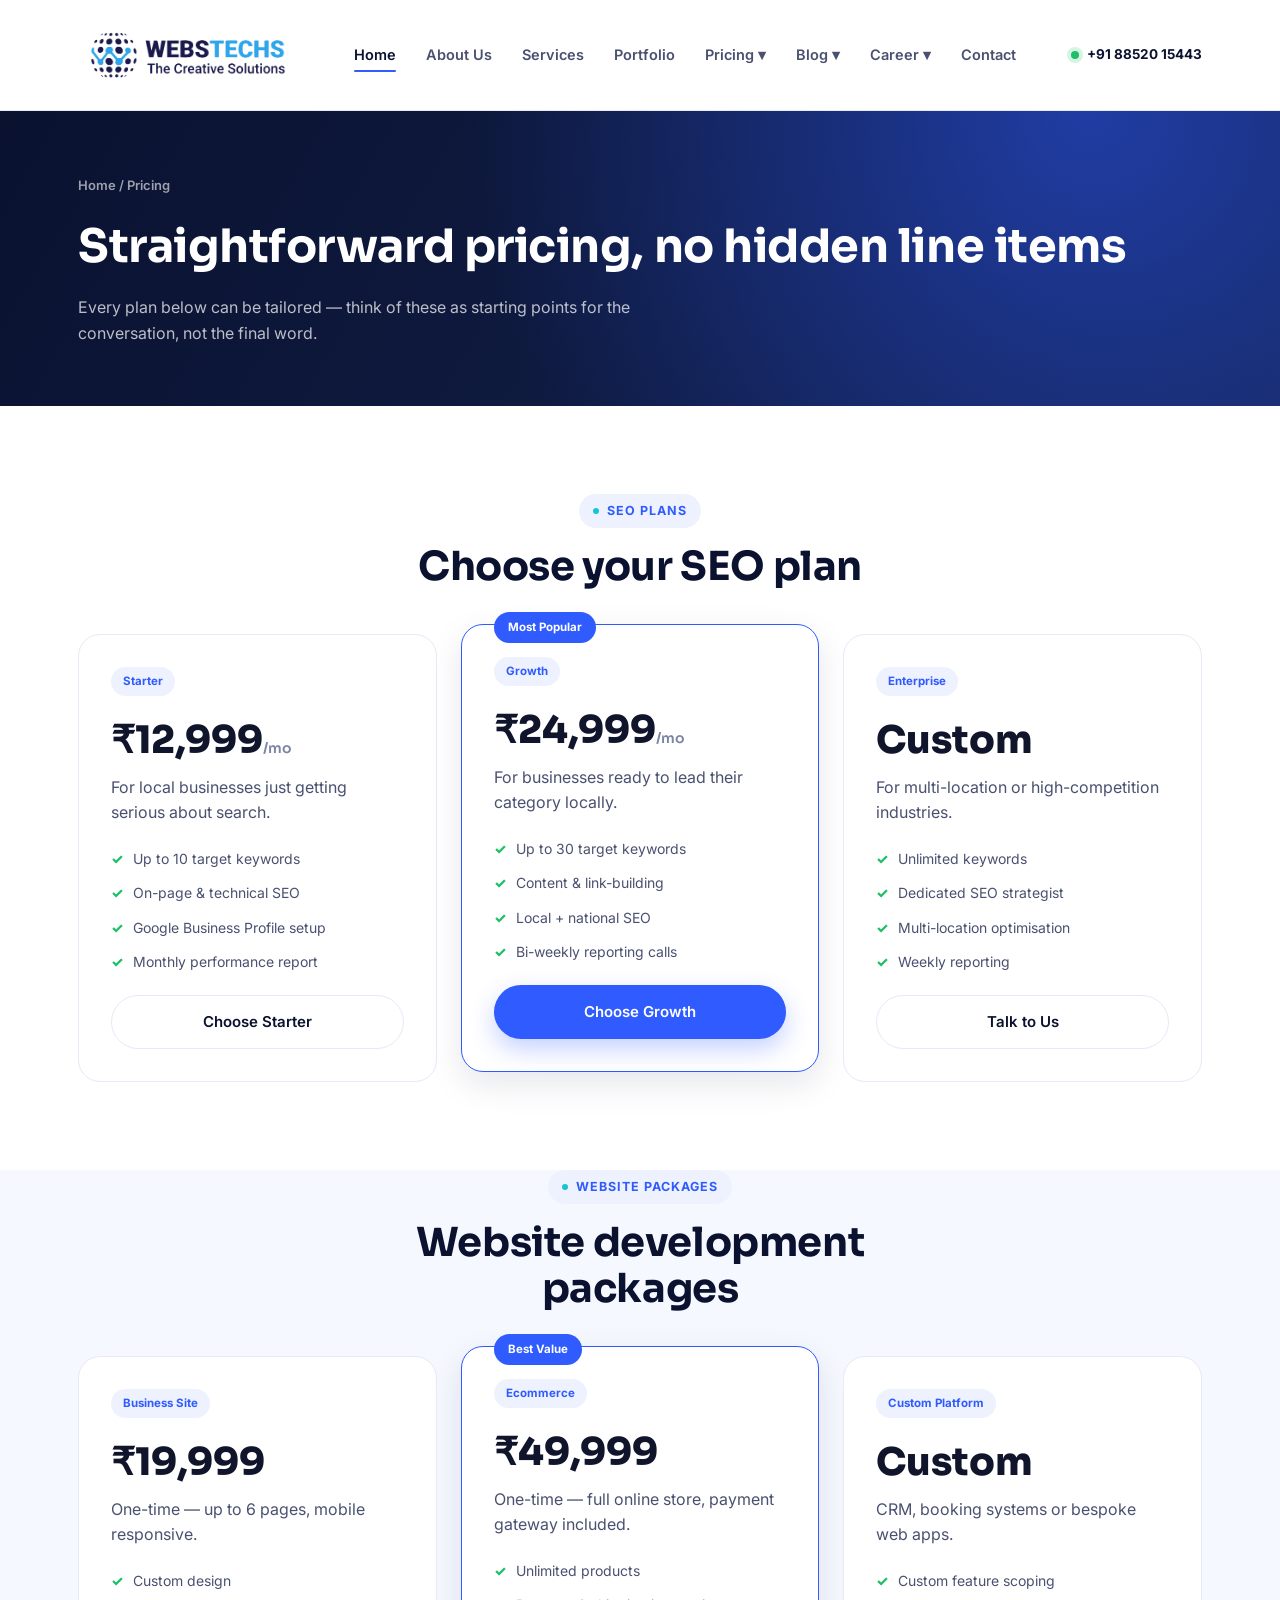
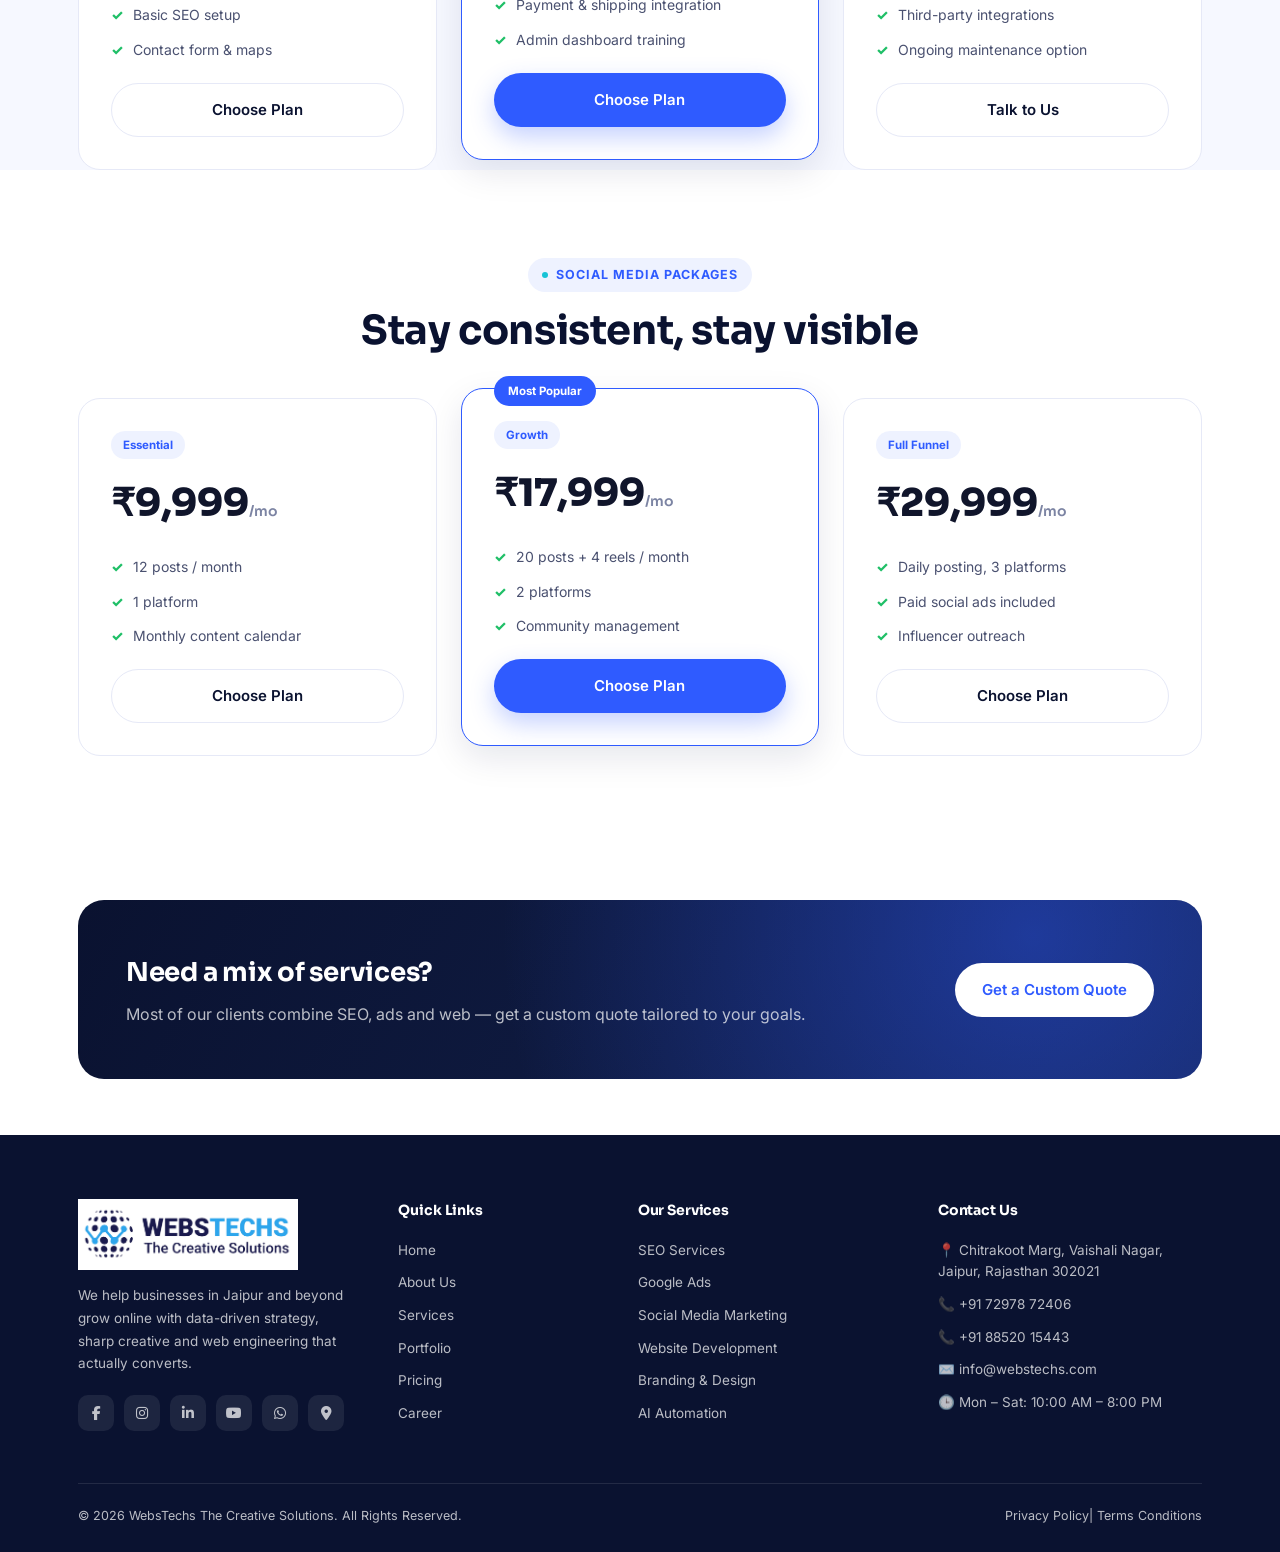
<file: pricing.html>
<!DOCTYPE html>
<html lang="en">
<head>
<meta charset="UTF-8">
<meta name="viewport" content="width=device-width, initial-scale=1.0">
<title>Home | WebsTechs The Creative Solutions</title>
<link rel="icon" type="image/png" href="img/favicon.png.png">
<meta name="description" content="WebsTechs The Creative Solutions — a Jaipur digital marketing agency offering SEO, ads, social media, web development and branding.">
<link rel="preconnect" href="https://fonts.googleapis.com">
<link href="https://fonts.googleapis.com/css2?family=Sora:wght@500;600;700;800&family=Inter:wght@400;500;600;700;800&display=swap" rel="stylesheet">
<link rel="stylesheet" href="style.css">
<link rel="stylesheet" href="https://cdnjs.cloudflare.com/ajax/libs/font-awesome/6.7.2/css/all.min.css">
<link rel="canonical" href="https://webstechs.in/page-url">
</head>
<body>

<header class="site-header">
  <nav class="nav">
    
   <a href="index.html" class="brand">
    <img src="img/logo (2).png" alt="Webstechs Logo" class="logo">
</a>
   <ul class="nav-links">
    <li><a href="index.html" class="active">Home</a></li>
    <li><a href="about.html">About Us</a></li>
    <li><a href="services.html">Services</a></li>
    <li><a href="portfolio.html">Portfolio</a></li>

    <!-- Pricing Dropdown -->
    <li class="dropdown">
        <a href="pricing.html">Pricing ▾</a>
        <ul class="dropdown-menu">
            <li><a href="pricing.html">Website Packages</a></li>
            <li><a href="seo-pricing.html">SEO Packages</a></li>
            <li><a href="social-media-pricing.html">Social Media Packages</a></li>
            <li><a href="ads-pricing.html">Google & Meta Ads</a></li>
            <li><a href="custom-quote.html">Custom Quote</a></li>
        </ul>
    </li>

    <!-- Blog Dropdown -->
    <li class="dropdown">
        <a href="blog.html">Blog ▾</a>
        <ul class="dropdown-menu">
            <li><a href="blog.html">All Blogs</a></li>
            <li><a href="seo-blog.html">SEO</a></li>
            <li><a href="digital-marketing-blog.html">Digital Marketing</a></li>
            <li><a href="website-blog.html">Website Development</a></li>
            <li><a href="case-studies.html">Case Studies</a></li>
        </ul>
    </li>

    <!-- Career Dropdown -->
    <li class="dropdown">
        <a href="career.html">Career ▾</a>
        <ul class="dropdown-menu">
            <li><a href="career.html">Current Openings</a></li>
            <li><a href="internship.html">Internship</a></li>
            <li><a href="life-at-webstechs.html">Life at Webstechs</a></li>
            <li><a href="apply-now.html">Apply Now</a></li>
        </ul>
    </li>

    <li><a href="contact.html">Contact</a></li>
</ul>
<div class="nav-actions">
      <a href="tel:+918852015443" class="nav-tel"><span class="dot"></span>+91 88520 15443</a>
     
    </div>
  </nav>
</header>


<style>

#logo
.brand{
    display:flex;
    align-items:center;
    text-decoration:none;
}

.brand .logo{
    width:220px;
    height:auto;
    display:block;
}#logo

.nav-links{
    display:flex;
    align-items:center;
    list-style:none;
}

.nav-links li{
    position:relative;
}

.dropdown-menu{
    position:absolute;
    top:100%;
    left:0;
    min-width:220px;
    background:#fff;
    border-radius:10px;
    box-shadow:0 10px 30px rgba(0,0,0,.12);
    list-style:none;
    padding:10px 0;
    display:none;
    z-index:999;
}

.dropdown-menu li{
    width:100%;
}

.dropdown-menu li a{
    display:block;
    padding:12px 20px;
    color:#222;
    text-decoration:none;
    transition:.3s;
    white-space:nowrap;
}

.dropdown-menu li a:hover{
    background:#0d6efd;
    color:#fff;
}

.dropdown:hover .dropdown-menu{
    display:block;
}</style>

<section class="page-hero">
  <div class="wrap">
    <div class="crumb">Home / Pricing</div>
    <h1>Straightforward pricing, no hidden line items</h1>
    <p>Every plan below can be tailored — think of these as starting points for the conversation, not the final word.</p>
  </div>
</section>

<section class="section" id="seo-plans">
  <div class="wrap">
    <div class="section-head center">
      <span class="eyebrow">SEO Plans</span>
      <h2>Choose your SEO plan</h2>
    </div>
    <div class="grid grid-3">
      <div class="price-card">
        <span class="tag">Starter</span>
        <div class="amount">₹12,999<span>/mo</span></div>
        <p class="muted">For local businesses just getting serious about search.</p>
        <ul>
          <li><span class="ok">✓</span> Up to 10 target keywords</li>
          <li><span class="ok">✓</span> On-page &amp; technical SEO</li>
          <li><span class="ok">✓</span> Google Business Profile setup</li>
          <li><span class="ok">✓</span> Monthly performance report</li>
        </ul>
        <a href="contact.html" class="btn btn-outline" style="width:100%;">Choose Starter</a>
      </div>
      <div class="price-card featured">
        <span class="badge">Most Popular</span>
        <span class="tag">Growth</span>
        <div class="amount">₹24,999<span>/mo</span></div>
        <p class="muted">For businesses ready to lead their category locally.</p>
        <ul>
          <li><span class="ok">✓</span> Up to 30 target keywords</li>
          <li><span class="ok">✓</span> Content &amp; link-building</li>
          <li><span class="ok">✓</span> Local + national SEO</li>
          <li><span class="ok">✓</span> Bi-weekly reporting calls</li>
        </ul>
        <a href="contact.html" class="btn btn-primary" style="width:100%;">Choose Growth</a>
      </div>
      <div class="price-card">
        <span class="tag">Enterprise</span>
        <div class="amount">Custom</div>
        <p class="muted">For multi-location or high-competition industries.</p>
        <ul>
          <li><span class="ok">✓</span> Unlimited keywords</li>
          <li><span class="ok">✓</span> Dedicated SEO strategist</li>
          <li><span class="ok">✓</span> Multi-location optimisation</li>
          <li><span class="ok">✓</span> Weekly reporting</li>
        </ul>
        <a href="contact.html" class="btn btn-outline" style="width:100%;">Talk to Us</a>
      </div>
    </div>
  </div>
</section>

<section class="section-alt" id="website-packages">
  <div class="wrap">
    <div class="section-head center">
      <span class="eyebrow">Website Packages</span>
      <h2>Website development packages</h2>
    </div>
    <div class="grid grid-3">
      <div class="price-card">
        <span class="tag">Business Site</span>
        <div class="amount">₹19,999</div>
        <p class="muted">One-time — up to 6 pages, mobile responsive.</p>
        <ul>
          <li><span class="ok">✓</span> Custom design</li>
          <li><span class="ok">✓</span> Basic SEO setup</li>
          <li><span class="ok">✓</span> Contact form &amp; maps</li>
        </ul>
        <a href="contact.html" class="btn btn-outline" style="width:100%;">Choose Plan</a>
      </div>
      <div class="price-card featured">
        <span class="badge">Best Value</span>
        <span class="tag">Ecommerce</span>
        <div class="amount">₹49,999</div>
        <p class="muted">One-time — full online store, payment gateway included.</p>
        <ul>
          <li><span class="ok">✓</span> Unlimited products</li>
          <li><span class="ok">✓</span> Payment &amp; shipping integration</li>
          <li><span class="ok">✓</span> Admin dashboard training</li>
        </ul>
        <a href="contact.html" class="btn btn-primary" style="width:100%;">Choose Plan</a>
      </div>
      <div class="price-card">
        <span class="tag">Custom Platform</span>
        <div class="amount">Custom</div>
        <p class="muted">CRM, booking systems or bespoke web apps.</p>
        <ul>
          <li><span class="ok">✓</span> Custom feature scoping</li>
          <li><span class="ok">✓</span> Third-party integrations</li>
          <li><span class="ok">✓</span> Ongoing maintenance option</li>
        </ul>
        <a href="contact.html" class="btn btn-outline" style="width:100%;">Talk to Us</a>
      </div>
    </div>
  </div>
</section>

<section class="section" id="social-packages">
  <div class="wrap">
    <div class="section-head center">
      <span class="eyebrow">Social Media Packages</span>
      <h2>Stay consistent, stay visible</h2>
    </div>
    <div class="grid grid-3">
      <div class="price-card">
        <span class="tag">Essential</span>
        <div class="amount">₹9,999<span>/mo</span></div>
        <ul>
          <li><span class="ok">✓</span> 12 posts / month</li>
          <li><span class="ok">✓</span> 1 platform</li>
          <li><span class="ok">✓</span> Monthly content calendar</li>
        </ul>
        <a href="contact.html" class="btn btn-outline" style="width:100%;">Choose Plan</a>
      </div>
      <div class="price-card featured">
        <span class="badge">Most Popular</span>
        <span class="tag">Growth</span>
        <div class="amount">₹17,999<span>/mo</span></div>
        <ul>
          <li><span class="ok">✓</span> 20 posts + 4 reels / month</li>
          <li><span class="ok">✓</span> 2 platforms</li>
          <li><span class="ok">✓</span> Community management</li>
        </ul>
        <a href="contact.html" class="btn btn-primary" style="width:100%;">Choose Plan</a>
      </div>
      <div class="price-card">
        <span class="tag">Full Funnel</span>
        <div class="amount">₹29,999<span>/mo</span></div>
        <ul>
          <li><span class="ok">✓</span> Daily posting, 3 platforms</li>
          <li><span class="ok">✓</span> Paid social ads included</li>
          <li><span class="ok">✓</span> Influencer outreach</li>
        </ul>
        <a href="contact.html" class="btn btn-outline" style="width:100%;">Choose Plan</a>
      </div>
    </div>
  </div>
</section>

<section class="section-tight" id="custom-quote">
  <div class="wrap">
    <div class="cta-band">
      <div class="cta-band-inner">
        <div><h3>Need a mix of services?</h3><p>Most of our clients combine SEO, ads and web — get a custom quote tailored to your goals.</p></div>
        <a href="contact.html" class="btn btn-white">Get a Custom Quote</a>
      </div>
    </div>
  </div>
</section>

<footer class="site-footer">
 <div class="wrap">
    <div class="foot-grid">

        <div class="foot-brand">

            <img src="img/logoo.png" alt="Webstechs Logo" class="footer-logo">

            <p>
                We help businesses in Jaipur and beyond grow online with
                data-driven strategy, sharp creative and web engineering
                that actually converts.
            </p>

            <div class="foot-social">

                <!-- Facebook -->
                <a href="https://www.facebook.com/YOUR_PAGE"
                   target="_blank"
                   aria-label="Facebook">
                    <i class="fab fa-facebook-f"></i>
                </a>

                <!-- Instagram -->
                <a href="https://www.instagram.com/YOUR_USERNAME"
                   target="_blank"
                   aria-label="Instagram">
                    <i class="fab fa-instagram"></i>
                </a>

                <!-- LinkedIn -->
                <a href="https://www.linkedin.com/company/YOUR_COMPANY"
                   target="_blank"
                   aria-label="LinkedIn">
                    <i class="fab fa-linkedin-in"></i>
                </a>

                <!-- YouTube -->
                <a href="https://www.youtube.com/@YOUR_CHANNEL"
                   target="_blank"
                   aria-label="YouTube">
                    <i class="fab fa-youtube"></i>
                </a>

                <!-- WhatsApp -->
                <a href="https://wa.me/918852015443"
                   target="_blank"
                   aria-label="WhatsApp">
                    <i class="fab fa-whatsapp"></i>
                </a>

                <!-- Google Business Profile -->
                <a href="https://g.page/r/YOUR_GMB_LINK"
                   target="_blank"
                   aria-label="Google Maps">
                    <i class="fas fa-location-dot"></i>
                </a>

            </div>

        </div>
      <div>
        <h4>Quick Links</h4>
        <ul>
          <li><a href="index.html">Home</a></li>
          <li><a href="about.html">About Us</a></li>
          <li><a href="services.html">Services</a></li>
          <li><a href="portfolio.html">Portfolio</a></li>
          <li><a href="pricing.html">Pricing</a></li>
          <li><a href="career.html">Career</a></li>
        </ul>
      </div>
      <div>
        <h4>Our Services</h4>
        <ul>
          <li><a href="services.html#seo">SEO Services</a></li>
          <li><a href="services.html#google-ads">Google Ads</a></li>
          <li><a href="services.html#social-media">Social Media Marketing</a></li>
          <li><a href="services.html#website-development">Website Development</a></li>
          <li><a href="services.html#branding">Branding &amp; Design</a></li>
          <li><a href="services.html#ai-automation">AI Automation</a></li>
        </ul>
      </div>
      <div>
        <h4>Contact Us</h4>
        <ul class="foot-contact">
          <li>📍 Chitrakoot Marg, Vaishali Nagar, Jaipur, Rajasthan 302021</li>
          <li>📞 +91 72978 72406</li>
          <li>📞 +91 88520 15443</li>
          <li>✉️ info@webstechs.com</li>
          <li>🕒 Mon – Sat: 10:00 AM – 8:00 PM</li>
        </ul>
      </div>
    </div>
    <div class="foot-bottom">
      <span>© 2026 WebsTechs The Creative Solutions. All Rights Reserved.</span>
      <span><a href="#">Privacy Policy</a>| <a href="#">Terms  Conditions</a></span>
    </div>
  </div>
  <style>.footer-brand{
    display:flex;
    align-items:center;
    text-decoration:none;
}

.footer-logo{
    width:220px;   /* Size apni requirement ke hisab se change kar sakte ho */
    height:auto;
    display:block;




    .footer-logo{
    width:220px;
    margin-bottom:20px;
}

.foot-social{
    display:flex;
    gap:12px;
    margin-top:25px;
    flex-wrap:wrap;
}

.foot-social a{
    width:42px;
    height:42px;
    display:flex;
    justify-content:center;
    align-items:center;
    border-radius:50%;
    background:#1d2a5c;
    color:#fff;
    font-size:18px;
    transition:0.3s ease;
}

.foot-social a:hover{
    background:#2f5bff;
    transform:translateY(-5px);
}
}</style></style>
</footer>
<script src="script.js"></script>
</body>
</html>
</file>
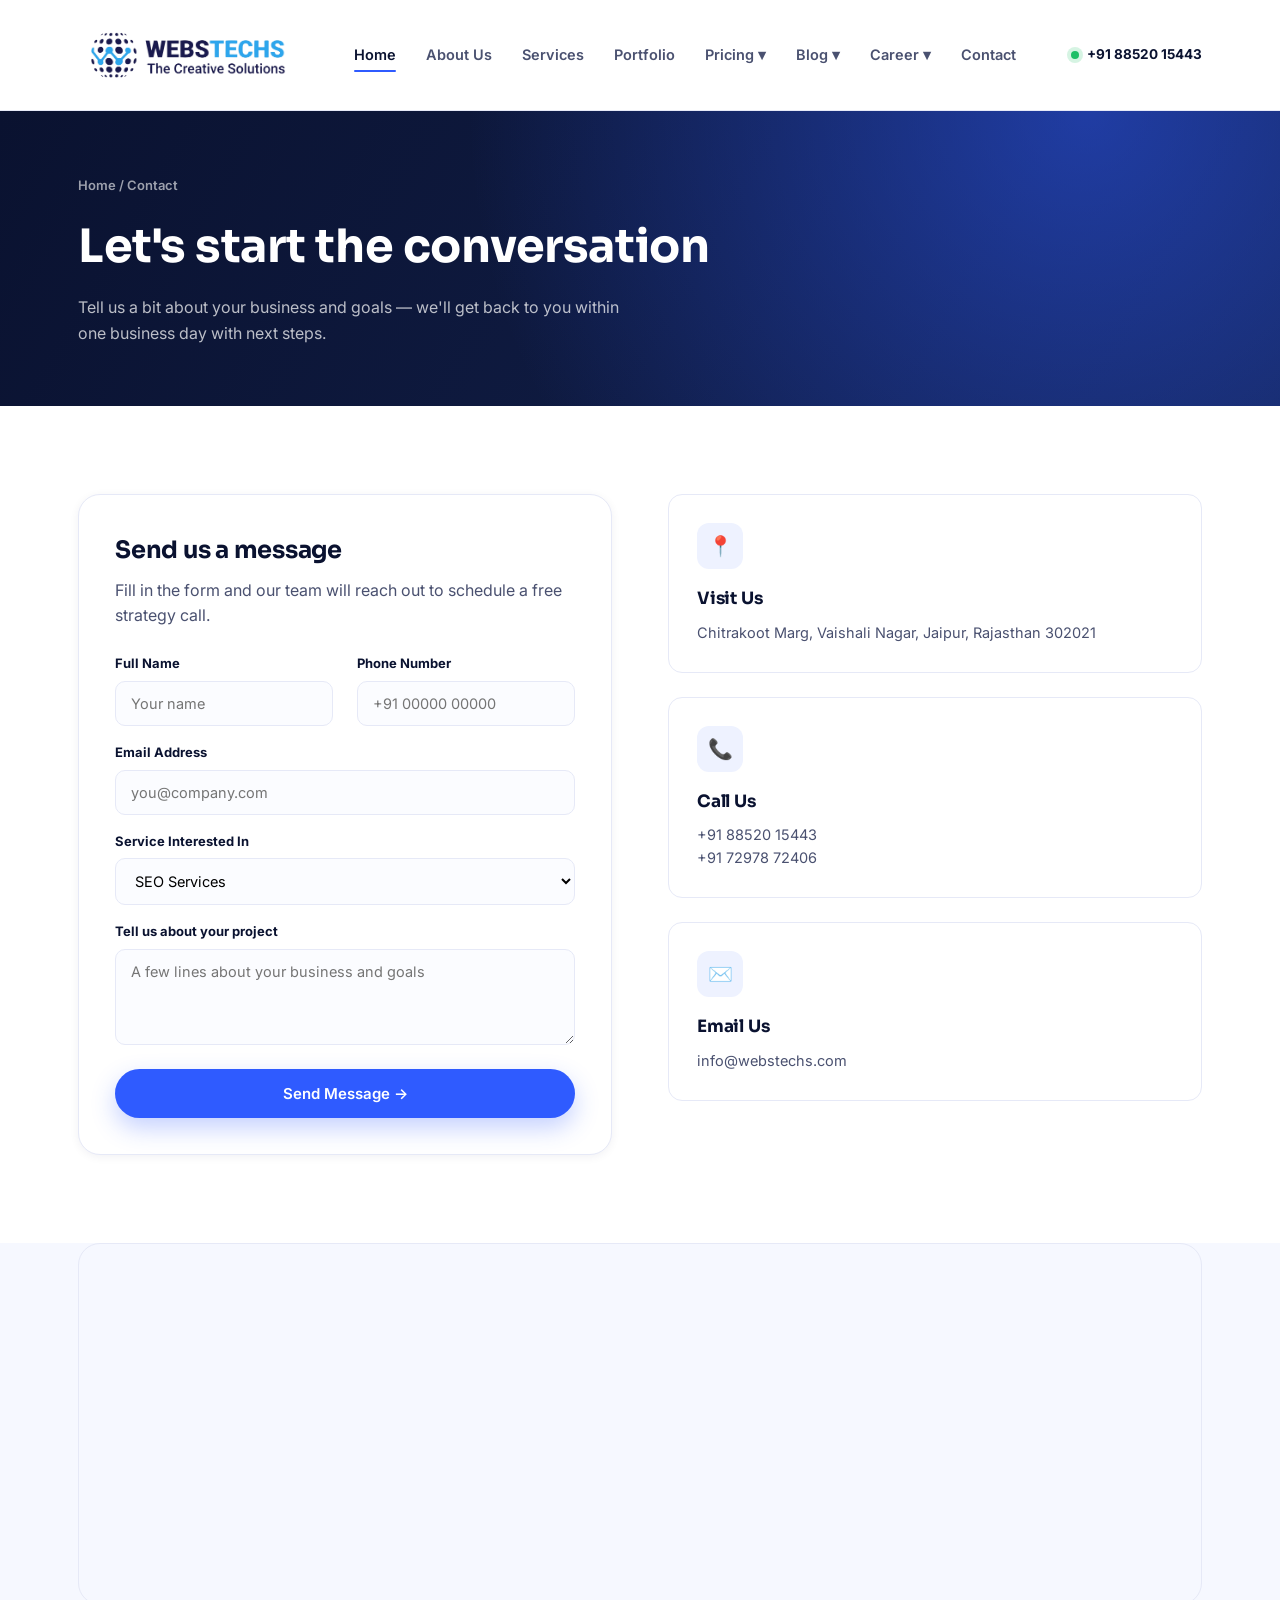
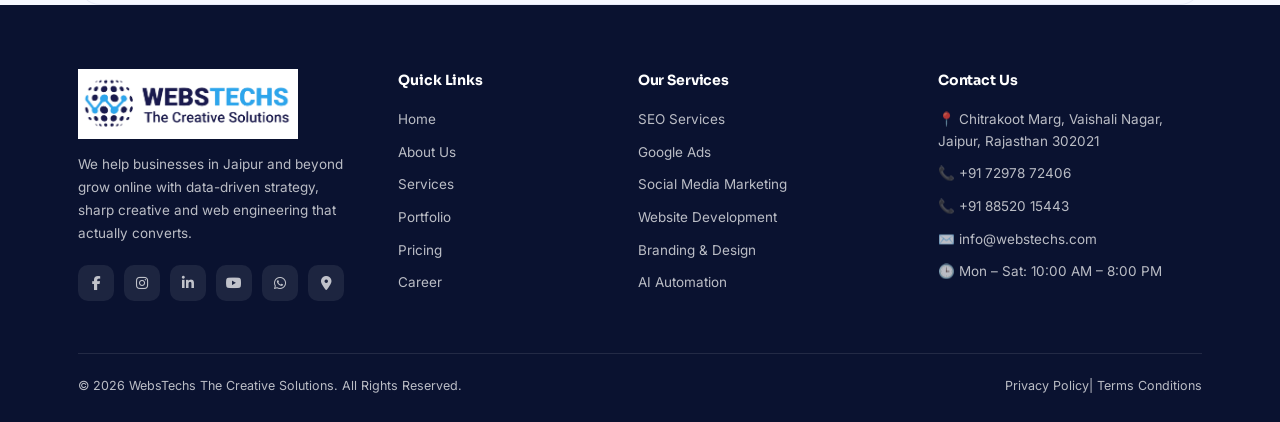
<file: privacy.html>
<!DOCTYPE html>
<html lang="en">
<head>
<meta charset="UTF-8">
<meta name="viewport" content="width=device-width, initial-scale=1.0">
<title>Home | WebsTechs The Creative Solutions</title>
<link rel="icon" type="image/png" href="img/favicon.png.png">
<meta name="description" content="WebsTechs The Creative Solutions — a Jaipur digital marketing agency offering SEO, ads, social media, web development and branding.">
<link rel="preconnect" href="https://fonts.googleapis.com">
<link href="https://fonts.googleapis.com/css2?family=Sora:wght@500;600;700;800&family=Inter:wght@400;500;600;700;800&display=swap" rel="stylesheet">
<link rel="stylesheet" href="style.css">
<link rel="stylesheet" href="https://cdnjs.cloudflare.com/ajax/libs/font-awesome/6.7.2/css/all.min.css">
<link rel="canonical" href="https://webstechs.in/page-url">
</head>
<body>

<header class="site-header">
  
  <nav class="nav">
   <a href="index.html" class="brand">
    <img src="img/logo (2).png" alt="Webstechs Logo" class="logo">
</a>
   <ul class="nav-links">
    <li><a href="index.html" class="active">Home</a></li>
    <li><a href="about.html">About Us</a></li>
    <li><a href="services.html">Services</a></li>
    <li><a href="portfolio.html">Portfolio</a></li>

    <!-- Pricing Dropdown -->
    <li class="dropdown">
        <a href="pricing.html">Pricing ▾</a>
        <ul class="dropdown-menu">
            <li><a href="pricing.html">Website Packages</a></li>
            <li><a href="seo-pricing.html">SEO Packages</a></li>
            <li><a href="social-media-pricing.html">Social Media Packages</a></li>
            <li><a href="ads-pricing.html">Google & Meta Ads</a></li>
            <li><a href="custom-quote.html">Custom Quote</a></li>
        </ul>
    </li>

    <!-- Blog Dropdown -->
    <li class="dropdown">
        <a href="blog.html">Blog ▾</a>
        <ul class="dropdown-menu">
            <li><a href="blog.html">All Blogs</a></li>
            <li><a href="seo-blog.html">SEO</a></li>
            <li><a href="digital-marketing-blog.html">Digital Marketing</a></li>
            <li><a href="website-blog.html">Website Development</a></li>
            <li><a href="case-studies.html">Case Studies</a></li>
        </ul>
    </li>

    <!-- Career Dropdown -->
    <li class="dropdown">
        <a href="career.html">Career ▾</a>
        <ul class="dropdown-menu">
            <li><a href="career.html">Current Openings</a></li>
            <li><a href="internship.html">Internship</a></li>
            <li><a href="life-at-webstechs.html">Life at Webstechs</a></li>
            <li><a href="apply-now.html">Apply Now</a></li>
        </ul>
    </li>

    <li><a href="contact.html">Contact</a></li>
</ul>
<div class="nav-actions">
      <a href="tel:+918852015443" class="nav-tel"><span class="dot"></span>+91 88520 15443</a>
     
    </div>
  </nav>
</header>


<style>

#logo
.brand{
    display:flex;
    align-items:center;
    text-decoration:none;
}

.brand .logo{
    width:220px;
    height:auto;
    display:block;
}#logo

.nav-links{
    display:flex;
    align-items:center;
    list-style:none;
}

.nav-links li{
    position:relative;
}

.dropdown-menu{
    position:absolute;
    top:100%;
    left:0;
    min-width:220px;
    background:#fff;
    border-radius:10px;
    box-shadow:0 10px 30px rgba(0,0,0,.12);
    list-style:none;
    padding:10px 0;
    display:none;
    z-index:999;
}

.dropdown-menu li{
    width:100%;
}

.dropdown-menu li a{
    display:block;
    padding:12px 20px;
    color:#222;
    text-decoration:none;
    transition:.3s;
    white-space:nowrap;
}

.dropdown-menu li a:hover{
    background:#0d6efd;
    color:#fff;
}

.dropdown:hover .dropdown-menu{
    display:block;
}</style>

<section class="page-hero">
  <div class="wrap">
    <div class="crumb">Home / Contact</div>
    <h1>Let's start the conversation</h1>
    <p>Tell us a bit about your business and goals — we'll get back to you within one business day with next steps.</p>
  </div>
</section>

<section class="section">
  <div class="wrap two-col" style="align-items:flex-start;">
    <div class="contact-card">
      <h2>Send us a message</h2>
      <p class="muted mt-8">Fill in the form and our team will reach out to schedule a free strategy call.</p>
      <form id="contact-form" class="mt-24">
        <div class="grid grid-2">
          <div class="field"><label>Full Name</label><input type="text" placeholder="Your name" required></div>
          <div class="field"><label>Phone Number</label><input type="tel" placeholder="+91 00000 00000" required></div>
        </div>
        <div class="field"><label>Email Address</label><input type="email" placeholder="you@company.com" required></div>
        <div class="field"><label>Service Interested In</label>
          <select>
            <option>SEO Services</option>
            <option>Google / Meta Ads</option>
            <option>Social Media Marketing</option>
            <option>Website / Ecommerce Development</option>
            <option>Branding &amp; Design</option>
            <option>Something else</option>
          </select>
        </div>
        <div class="field"><label>Tell us about your project</label><textarea rows="4" placeholder="A few lines about your business and goals"></textarea></div>
        <button type="submit" class="btn btn-primary" style="width:100%;">Send Message →</button>
        <p id="form-note" class="muted mt-16" style="display:none;"></p>
      </form>
    </div>
    <div>
      <div class="card">
        <div class="icn">📍</div>
        <h3>Visit Us</h3>
        <p class="muted">Chitrakoot Marg, Vaishali Nagar, Jaipur, Rajasthan 302021</p>
      </div>
      <div class="card mt-24">
        <div class="icn">📞</div>
        <h3>Call Us</h3>
        <p class="muted">+91 88520 15443<br>+91 72978 72406</p>
      </div>
      <div class="card mt-24">
        <div class="icn">✉️</div>
        <h3>Email Us</h3>
        <p class="muted">info@webstechs.com</p>
      </div>
      
    </div>
  </div>
</section>

<section class="section-alt">
  <div class="wrap">
    <div style="border-radius:22px; overflow:hidden; border:1px solid var(--line);">
      <iframe
        title="WebsTechs location map"
        src="https://www.google.com/maps?q=Chitrakoot+Marg,+Vaishali+Nagar,+Jaipur,+Rajasthan+302021&output=embed"
        width="100%" height="360" style="border:0; display:block;" loading="lazy" referrerpolicy="no-referrer-when-downgrade">
      </iframe>
    </div>
  </div>
</section>

<footer class="site-footer">
 <div class="wrap">
    <div class="foot-grid">

        <div class="foot-brand">

            <img src="img/logoo.png" alt="Webstechs Logo" class="footer-logo">

            <p>
                We help businesses in Jaipur and beyond grow online with
                data-driven strategy, sharp creative and web engineering
                that actually converts.
            </p>

            <div class="foot-social">

                <!-- Facebook -->
                <a href="https://www.facebook.com/YOUR_PAGE"
                   target="_blank"
                   aria-label="Facebook">
                    <i class="fab fa-facebook-f"></i>
                </a>

                <!-- Instagram -->
                <a href="https://www.instagram.com/YOUR_USERNAME"
                   target="_blank"
                   aria-label="Instagram">
                    <i class="fab fa-instagram"></i>
                </a>

                <!-- LinkedIn -->
                <a href="https://www.linkedin.com/company/YOUR_COMPANY"
                   target="_blank"
                   aria-label="LinkedIn">
                    <i class="fab fa-linkedin-in"></i>
                </a>

                <!-- YouTube -->
                <a href="https://www.youtube.com/@YOUR_CHANNEL"
                   target="_blank"
                   aria-label="YouTube">
                    <i class="fab fa-youtube"></i>
                </a>

                <!-- WhatsApp -->
                <a href="https://wa.me/918852015443"
                   target="_blank"
                   aria-label="WhatsApp">
                    <i class="fab fa-whatsapp"></i>
                </a>

                <!-- Google Business Profile -->
                <a href="https://g.page/r/YOUR_GMB_LINK"
                   target="_blank"
                   aria-label="Google Maps">
                    <i class="fas fa-location-dot"></i>
                </a>

            </div>

        </div>
      <div>
        <h4>Quick Links</h4>
        <ul>
          <li><a href="index.html">Home</a></li>
          <li><a href="about.html">About Us</a></li>
          <li><a href="services.html">Services</a></li>
          <li><a href="portfolio.html">Portfolio</a></li>
          <li><a href="pricing.html">Pricing</a></li>
          <li><a href="career.html">Career</a></li>
        </ul>
      </div>
      <div>
        <h4>Our Services</h4>
        <ul>
          <li><a href="services.html#seo">SEO Services</a></li>
          <li><a href="services.html#google-ads">Google Ads</a></li>
          <li><a href="services.html#social-media">Social Media Marketing</a></li>
          <li><a href="services.html#website-development">Website Development</a></li>
          <li><a href="services.html#branding">Branding &amp; Design</a></li>
          <li><a href="services.html#ai-automation">AI Automation</a></li>
        </ul>
      </div>
      <div>
        <h4>Contact Us</h4>
        <ul class="foot-contact">
          <li>📍 Chitrakoot Marg, Vaishali Nagar, Jaipur, Rajasthan 302021</li>
          <li>📞 +91 72978 72406</li>
          <li>📞 +91 88520 15443</li>
          <li>✉️ info@webstechs.com</li>
          <li>🕒 Mon – Sat: 10:00 AM – 8:00 PM</li>
        </ul>
      </div>
    </div>
    <div class="foot-bottom">
      <span>© 2026 WebsTechs The Creative Solutions. All Rights Reserved.</span>
      <span><a href="#">Privacy Policy</a>| <a href="#">Terms  Conditions</a></span>
    </div>
  </div>
  <style>.footer-brand{
    display:flex;
    align-items:center;
    text-decoration:none;
}

.footer-logo{
    width:220px;   /* Size apni requirement ke hisab se change kar sakte ho */
    height:auto;
    display:block;




    .footer-logo{
    width:220px;
    margin-bottom:20px;
}

.foot-social{
    display:flex;
    gap:12px;
    margin-top:25px;
    flex-wrap:wrap;
}

.foot-social a{
    width:42px;
    height:42px;
    display:flex;
    justify-content:center;
    align-items:center;
    border-radius:50%;
    background:#1d2a5c;
    color:#fff;
    font-size:18px;
    transition:0.3s ease;
}

.foot-social a:hover{
    background:#2f5bff;
    transform:translateY(-5px);
}
}</style></style>
</footer>
<script src="script.js"></script>
</body>
</html>
</file>
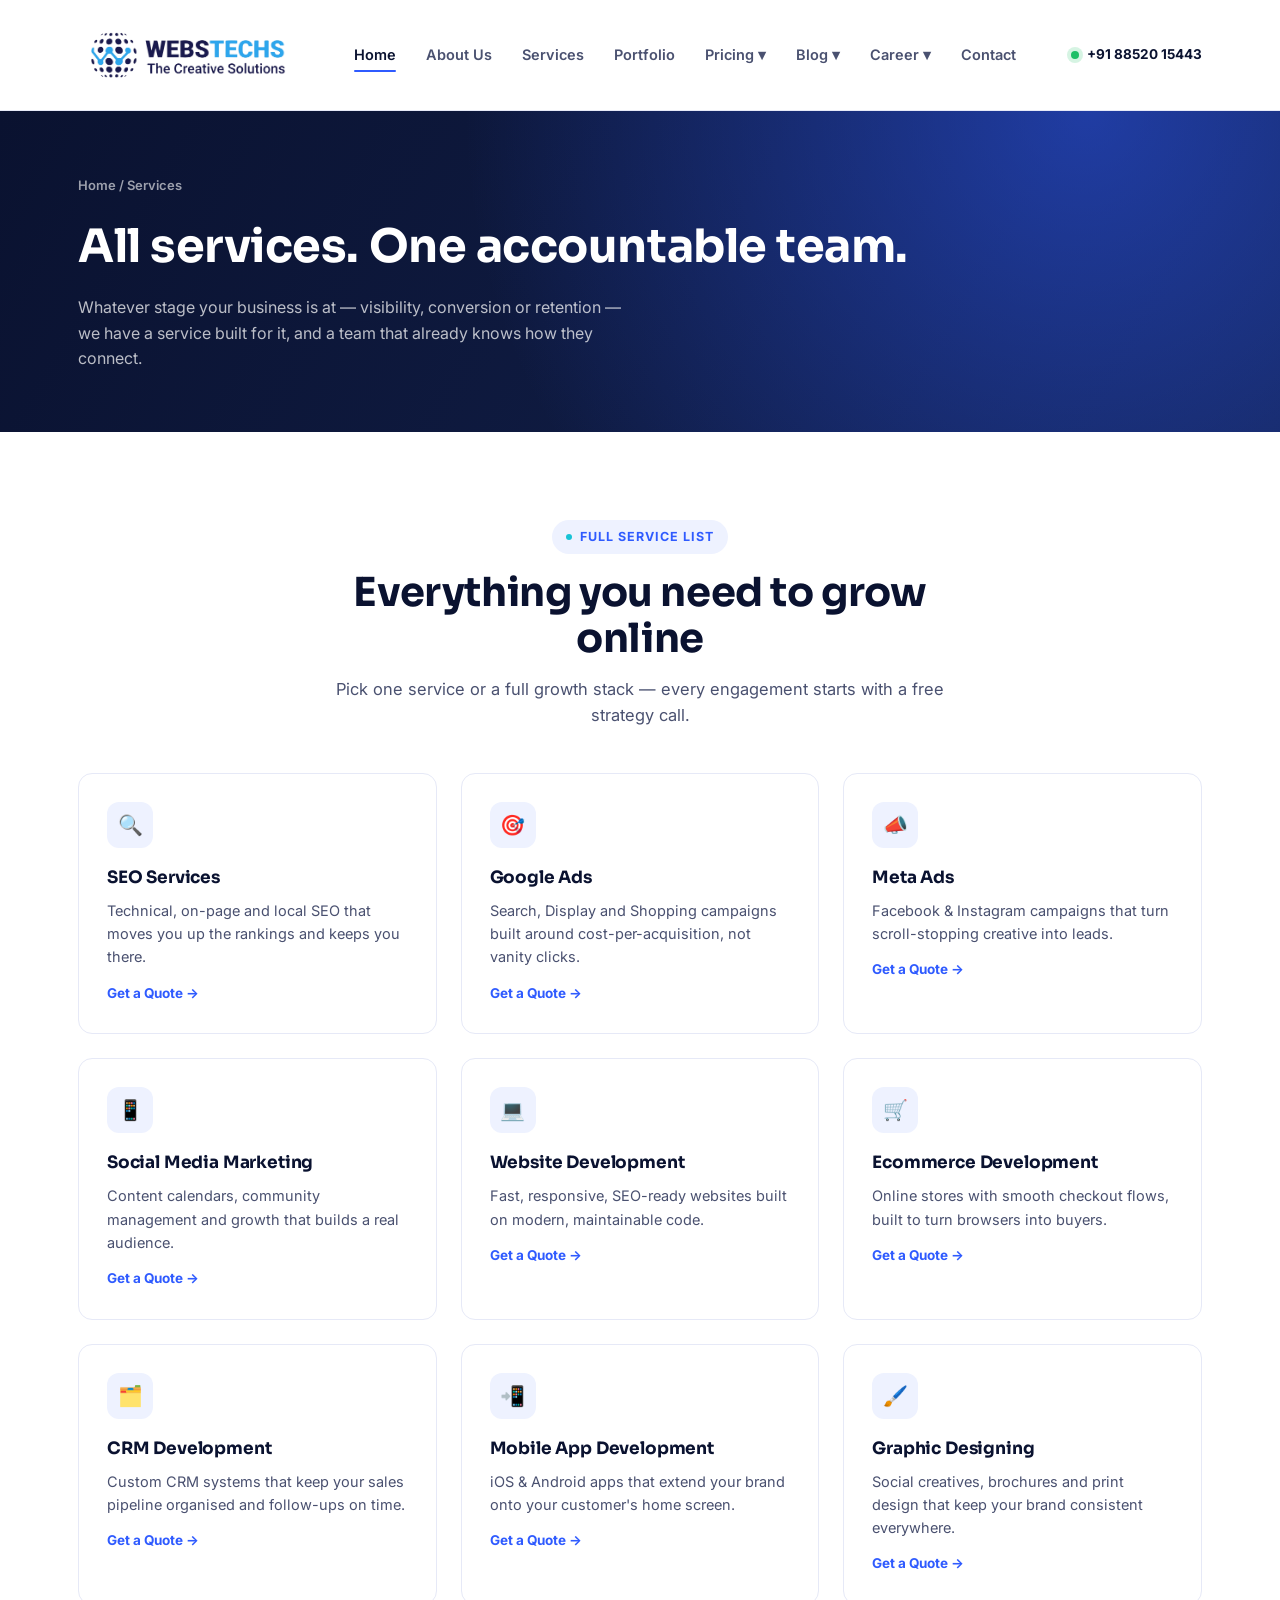
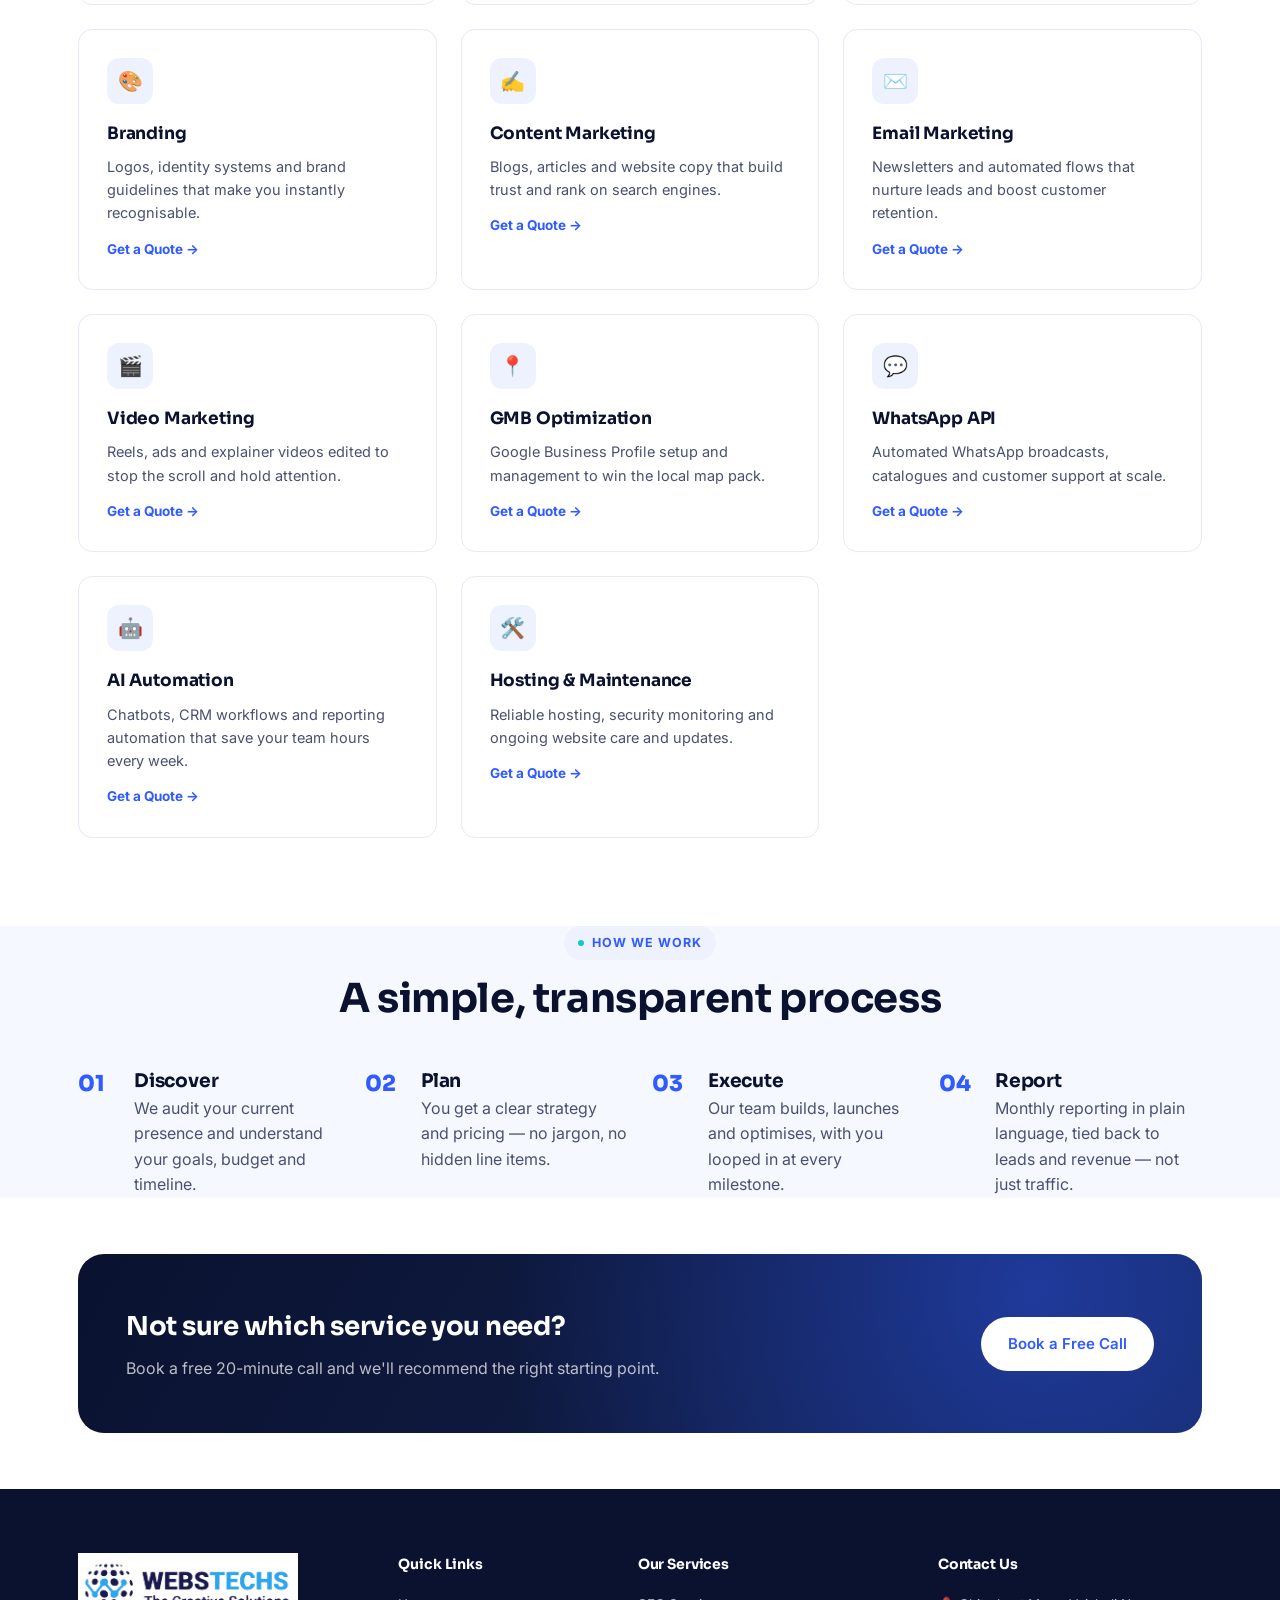
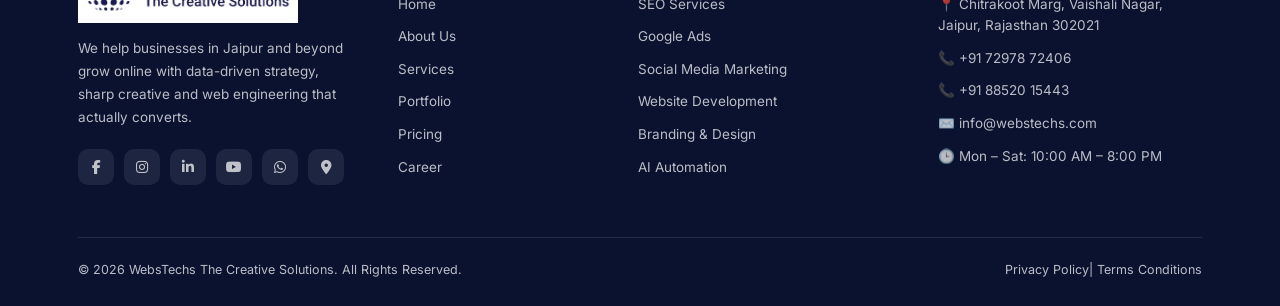
<file: services.html>
<!DOCTYPE html>
<html lang="en">
<head>
<meta charset="UTF-8">
<meta name="viewport" content="width=device-width, initial-scale=1.0">
<title>Home | WebsTechs The Creative Solutions</title>
<link rel="icon" type="image/png" href="img/favicon.png.png">
<meta name="description" content="WebsTechs The Creative Solutions — a Jaipur digital marketing agency offering SEO, ads, social media, web development and branding.">
<link rel="preconnect" href="https://fonts.googleapis.com">
<link href="https://fonts.googleapis.com/css2?family=Sora:wght@500;600;700;800&family=Inter:wght@400;500;600;700;800&display=swap" rel="stylesheet">
<link rel="stylesheet" href="style.css">
<link rel="stylesheet" href="https://cdnjs.cloudflare.com/ajax/libs/font-awesome/6.7.2/css/all.min.css">
<link rel="canonical" href="https://webstechs.in/page-url">

</head>
<body>

<header class="site-header">
  <nav class="nav">
   <a href="index.html" class="brand">
    <img src="img/logo (2).png" alt="Webstechs Logo" class="logo">
</a>
   <ul class="nav-links">
    <li><a href="index.html" class="active">Home</a></li>
    <li><a href="about.html">About Us</a></li>
    <li><a href="services.html">Services</a></li>
    <li><a href="portfolio.html">Portfolio</a></li>

    <!-- Pricing Dropdown -->
    <li class="dropdown">
        <a href="pricing.html">Pricing ▾</a>
        <ul class="dropdown-menu">
            <li><a href="pricing.html">Website Packages</a></li>
            <li><a href="seo-pricing.html">SEO Packages</a></li>
            <li><a href="social-media-pricing.html">Social Media Packages</a></li>
            <li><a href="ads-pricing.html">Google & Meta Ads</a></li>
            <li><a href="custom-quote.html">Custom Quote</a></li>
        </ul>
    </li>

    <!-- Blog Dropdown -->
    <li class="dropdown">
        <a href="blog.html">Blog ▾</a>
        <ul class="dropdown-menu">
            <li><a href="blog.html">All Blogs</a></li>
            <li><a href="seo-blog.html">SEO</a></li>
            <li><a href="digital-marketing-blog.html">Digital Marketing</a></li>
            <li><a href="website-blog.html">Website Development</a></li>
            <li><a href="case-studies.html">Case Studies</a></li>
        </ul>
    </li>

    <!-- Career Dropdown -->
    <li class="dropdown">
        <a href="career.html">Career ▾</a>
        <ul class="dropdown-menu">
            <li><a href="career.html">Current Openings</a></li>
            <li><a href="internship.html">Internship</a></li>
            <li><a href="life-at-webstechs.html">Life at Webstechs</a></li>
            <li><a href="apply-now.html">Apply Now</a></li>
        </ul>
    </li>

    <li><a href="contact.html">Contact</a></li>
</ul>
<div class="nav-actions">
      <a href="tel:+918852015443" class="nav-tel"><span class="dot"></span>+91 88520 15443</a>
     
    </div>
  </nav>
</header>


<style>

#logo
.brand{
    display:flex;
    align-items:center;
    text-decoration:none;
}

.brand .logo{
    width:220px;
    height:auto;
    display:block;
}#logo

.nav-links{
    display:flex;
    align-items:center;
    list-style:none;
}

.nav-links li{
    position:relative;
}

.dropdown-menu{
    position:absolute;
    top:100%;
    left:0;
    min-width:220px;
    background:#fff;
    border-radius:10px;
    box-shadow:0 10px 30px rgba(0,0,0,.12);
    list-style:none;
    padding:10px 0;
    display:none;
    z-index:999;
}

.dropdown-menu li{
    width:100%;
}

.dropdown-menu li a{
    display:block;
    padding:12px 20px;
    color:#222;
    text-decoration:none;
    transition:.3s;
    white-space:nowrap;
}

.dropdown-menu li a:hover{
    background:#0d6efd;
    color:#fff;
}

.dropdown:hover .dropdown-menu{
    display:block;
}</style>
<section class="page-hero">
  <div class="wrap">
    <div class="crumb">Home / Services</div>
    <h1>All services. One accountable team.</h1>
    <p>Whatever stage your business is at — visibility, conversion or retention — we have a service built for it, and a team that already knows how they connect.</p>
  </div>
</section>

<section class="section">
  <div class="wrap">
    <div class="section-head center">
      <span class="eyebrow">Full Service List</span>
      <h2>Everything you need to grow online</h2>
      <p>Pick one service or a full growth stack — every engagement starts with a free strategy call.</p>
    </div>
    <div class="grid grid-3">
      
      <div class="card" id="seo">
        <div class="icn">🔍</div>
        <h3>SEO Services</h3>
        <p>Technical, on-page and local SEO that moves you up the rankings and keeps you there.</p>
        <a href="contact.html" class="card-link">Get a Quote →</a>
      </div>

      <div class="card" id="google-ads">
        <div class="icn">🎯</div>
        <h3>Google Ads</h3>
        <p>Search, Display and Shopping campaigns built around cost-per-acquisition, not vanity clicks.</p>
        <a href="contact.html" class="card-link">Get a Quote →</a>
      </div>

      <div class="card" id="meta-ads">
        <div class="icn">📣</div>
        <h3>Meta Ads</h3>
        <p>Facebook &amp; Instagram campaigns that turn scroll-stopping creative into leads.</p>
        <a href="contact.html" class="card-link">Get a Quote →</a>
      </div>

      <div class="card" id="social-media">
        <div class="icn">📱</div>
        <h3>Social Media Marketing</h3>
        <p>Content calendars, community management and growth that builds a real audience.</p>
        <a href="contact.html" class="card-link">Get a Quote →</a>
      </div>

      <div class="card" id="website-development">
        <div class="icn">💻</div>
        <h3>Website Development</h3>
        <p>Fast, responsive, SEO-ready websites built on modern, maintainable code.</p>
        <a href="contact.html" class="card-link">Get a Quote →</a>
      </div>

      <div class="card" id="ecommerce">
        <div class="icn">🛒</div>
        <h3>Ecommerce Development</h3>
        <p>Online stores with smooth checkout flows, built to turn browsers into buyers.</p>
        <a href="contact.html" class="card-link">Get a Quote →</a>
      </div>

      <div class="card" id="crm">
        <div class="icn">🗂️</div>
        <h3>CRM Development</h3>
        <p>Custom CRM systems that keep your sales pipeline organised and follow-ups on time.</p>
        <a href="contact.html" class="card-link">Get a Quote →</a>
      </div>

      <div class="card" id="mobile-app">
        <div class="icn">📲</div>
        <h3>Mobile App Development</h3>
        <p>iOS &amp; Android apps that extend your brand onto your customer's home screen.</p>
        <a href="contact.html" class="card-link">Get a Quote →</a>
      </div>

      <div class="card" id="graphic-design">
        <div class="icn">🖌️</div>
        <h3>Graphic Designing</h3>
        <p>Social creatives, brochures and print design that keep your brand consistent everywhere.</p>
        <a href="contact.html" class="card-link">Get a Quote →</a>
      </div>

      <div class="card" id="branding">
        <div class="icn">🎨</div>
        <h3>Branding</h3>
        <p>Logos, identity systems and brand guidelines that make you instantly recognisable.</p>
        <a href="contact.html" class="card-link">Get a Quote →</a>
      </div>

      <div class="card" id="content-marketing">
        <div class="icn">✍️</div>
        <h3>Content Marketing</h3>
        <p>Blogs, articles and website copy that build trust and rank on search engines.</p>
        <a href="contact.html" class="card-link">Get a Quote →</a>
      </div>

      <div class="card" id="email-marketing">
        <div class="icn">✉️</div>
        <h3>Email Marketing</h3>
        <p>Newsletters and automated flows that nurture leads and boost customer retention.</p>
        <a href="contact.html" class="card-link">Get a Quote →</a>
      </div>

      <div class="card" id="video-marketing">
        <div class="icn">🎬</div>
        <h3>Video Marketing</h3>
        <p>Reels, ads and explainer videos edited to stop the scroll and hold attention.</p>
        <a href="contact.html" class="card-link">Get a Quote →</a>
      </div>

      <div class="card" id="gmb">
        <div class="icn">📍</div>
        <h3>GMB Optimization</h3>
        <p>Google Business Profile setup and management to win the local map pack.</p>
        <a href="contact.html" class="card-link">Get a Quote →</a>
      </div>

      <div class="card" id="whatsapp-api">
        <div class="icn">💬</div>
        <h3>WhatsApp API</h3>
        <p>Automated WhatsApp broadcasts, catalogues and customer support at scale.</p>
        <a href="contact.html" class="card-link">Get a Quote →</a>
      </div>

      <div class="card" id="ai-automation">
        <div class="icn">🤖</div>
        <h3>AI Automation</h3>
        <p>Chatbots, CRM workflows and reporting automation that save your team hours every week.</p>
        <a href="contact.html" class="card-link">Get a Quote →</a>
      </div>

      <div class="card" id="hosting-maintenance">
        <div class="icn">🛠️</div>
        <h3>Hosting &amp; Maintenance</h3>
        <p>Reliable hosting, security monitoring and ongoing website care and updates.</p>
        <a href="contact.html" class="card-link">Get a Quote →</a>
      </div>
    </div>
  </div>
</section>

<section class="section-alt">
  <div class="wrap">
    <div class="section-head center">
      <span class="eyebrow">How We Work</span>
      <h2>A simple, transparent process</h2>
    </div>
    <div class="grid grid-4 numbered">
      <div class="step"><h3>Discover</h3><p class="muted">We audit your current presence and understand your goals, budget and timeline.</p></div>
      <div class="step"><h3>Plan</h3><p class="muted">You get a clear strategy and pricing — no jargon, no hidden line items.</p></div>
      <div class="step"><h3>Execute</h3><p class="muted">Our team builds, launches and optimises, with you looped in at every milestone.</p></div>
      <div class="step"><h3>Report</h3><p class="muted">Monthly reporting in plain language, tied back to leads and revenue — not just traffic.</p></div>
    </div>
  </div>
</section>

<section class="section-tight">
  <div class="wrap">
    <div class="cta-band">
      <div class="cta-band-inner">
        <div><h3>Not sure which service you need?</h3><p>Book a free 20-minute call and we'll recommend the right starting point.</p></div>
        <a href="contact.html" class="btn btn-white">Book a Free Call</a>
      </div>
    </div>
  </div>
</section>

<footer class="site-footer">
 <div class="wrap">
    <div class="foot-grid">

        <div class="foot-brand">

            <img src="img/logoo.png" alt="Webstechs Logo" class="footer-logo">

            <p>
                We help businesses in Jaipur and beyond grow online with
                data-driven strategy, sharp creative and web engineering
                that actually converts.
            </p>

            <div class="foot-social">

                <!-- Facebook -->
                <a href="https://www.facebook.com/YOUR_PAGE"
                   target="_blank"
                   aria-label="Facebook">
                    <i class="fab fa-facebook-f"></i>
                </a>

                <!-- Instagram -->
                <a href="https://www.instagram.com/YOUR_USERNAME"
                   target="_blank"
                   aria-label="Instagram">
                    <i class="fab fa-instagram"></i>
                </a>

                <!-- LinkedIn -->
                <a href="https://www.linkedin.com/company/YOUR_COMPANY"
                   target="_blank"
                   aria-label="LinkedIn">
                    <i class="fab fa-linkedin-in"></i>
                </a>

                <!-- YouTube -->
                <a href="https://www.youtube.com/@YOUR_CHANNEL"
                   target="_blank"
                   aria-label="YouTube">
                    <i class="fab fa-youtube"></i>
                </a>

                <!-- WhatsApp -->
                <a href="https://wa.me/918852015443"
                   target="_blank"
                   aria-label="WhatsApp">
                    <i class="fab fa-whatsapp"></i>
                </a>

                <!-- Google Business Profile -->
                <a href="https://g.page/r/YOUR_GMB_LINK"
                   target="_blank"
                   aria-label="Google Maps">
                    <i class="fas fa-location-dot"></i>
                </a>

            </div>

        </div>
      <div>
        <h4>Quick Links</h4>
        <ul>
          <li><a href="index.html">Home</a></li>
          <li><a href="about.html">About Us</a></li>
          <li><a href="services.html">Services</a></li>
          <li><a href="portfolio.html">Portfolio</a></li>
          <li><a href="pricing.html">Pricing</a></li>
          <li><a href="career.html">Career</a></li>
        </ul>
      </div>
      <div>
        <h4>Our Services</h4>
        <ul>
          <li><a href="services.html#seo">SEO Services</a></li>
          <li><a href="services.html#google-ads">Google Ads</a></li>
          <li><a href="services.html#social-media">Social Media Marketing</a></li>
          <li><a href="services.html#website-development">Website Development</a></li>
          <li><a href="services.html#branding">Branding &amp; Design</a></li>
          <li><a href="services.html#ai-automation">AI Automation</a></li>
        </ul>
      </div>
      <div>
        <h4>Contact Us</h4>
        <ul class="foot-contact">
          <li>📍 Chitrakoot Marg, Vaishali Nagar, Jaipur, Rajasthan 302021</li>
          <li>📞 +91 72978 72406</li>
          <li>📞 +91 88520 15443</li>
          <li>✉️ info@webstechs.com</li>
          <li>🕒 Mon – Sat: 10:00 AM – 8:00 PM</li>
        </ul>
      </div>
    </div>
    <div class="foot-bottom">
      <span>© 2026 WebsTechs The Creative Solutions. All Rights Reserved.</span>
      <span><a href="#">Privacy Policy</a>| <a href="#">Terms  Conditions</a></span>
    </div>
  </div>
  <style>.footer-brand{
    display:flex;
    align-items:center;
    text-decoration:none;
}

.footer-logo{
    width:220px;   /* Size apni requirement ke hisab se change kar sakte ho */
    height:auto;
    display:block;




    .footer-logo{
    width:220px;
    margin-bottom:20px;
}

.foot-social{
    display:flex;
    gap:12px;
    margin-top:25px;
    flex-wrap:wrap;
}

.foot-social a{
    width:42px;
    height:42px;
    display:flex;
    justify-content:center;
    align-items:center;
    border-radius:50%;
    background:#1d2a5c;
    color:#fff;
    font-size:18px;
    transition:0.3s ease;
}

.foot-social a:hover{
    background:#2f5bff;
    transform:translateY(-5px);
}
}</style></style>
</footer>
<script src="script.js"></script>
</body>
</html>
</file>
<file: style.css>
/* ==========================================================================
   WebsTechs — The Creative Solutions
   Design tokens
   ========================================================================== */
:root{
  --navy-950: #0a1230;
  --navy-900: #0d1840;
  --navy-800: #13224f;
  --blue-600: #2f5bff;
  --blue-500: #3f6bff;
  --blue-400: #6f8fff;
  --sky-100: #eef2ff;
  --sky-50:  #f6f8ff;
  --cyan-500:#17c3d6;
  --ink-900: #10152b;
  --ink-600: #4a5170;
  --ink-400: #7c84a3;
  --line: #e6e9f7;
  --white: #ffffff;
  --radius-lg: 22px;
  --radius-md: 14px;
  --radius-sm: 10px;
  --shadow-sm: 0 2px 10px rgba(13,24,64,.06);
  --shadow-md: 0 12px 34px rgba(13,24,64,.10);
  --shadow-lg: 0 24px 60px rgba(13,24,64,.16);
  --maxw: 1180px;
  --font-display: "Sora", "Poppins", sans-serif;
  --font-body: "Inter", sans-serif;
}

*,*::before,*::after{ box-sizing:border-box; }
html{ scroll-behavior:smooth; }
body{
  margin:0;
  font-family:var(--font-body);
  color:var(--ink-900);
  background:var(--white);
  -webkit-font-smoothing:antialiased;
  line-height:1.6;
}
img{ max-width:100%; display:block; }
a{ color:inherit; text-decoration:none; }
ul{ margin:0; padding:0; list-style:none; }
h1,h2,h3,h4{ font-family:var(--font-display); margin:0; color:var(--navy-950); letter-spacing:-0.01em; }
p{ margin:0; }
button{ font-family:inherit; cursor:pointer; }

.wrap{ max-width:var(--maxw); margin:0 auto; padding:0 28px; }
.eyebrow{
  display:inline-flex; align-items:center; gap:8px;
  font-size:12.5px; font-weight:700; letter-spacing:.08em; text-transform:uppercase;
  color:var(--blue-600); background:var(--sky-100);
  padding:7px 14px; border-radius:999px; margin-bottom:16px;
}
.eyebrow::before{ content:""; width:6px; height:6px; border-radius:50%; background:var(--cyan-500); }

.section{ padding:88px 0; }
.section-tight{ padding:56px 0; }
.section-head{ max-width:640px; margin-bottom:44px; }
.section-head.center{ margin-left:auto; margin-right:auto; text-align:center; }
.section-head h2{ font-size:clamp(28px,3.4vw,40px); line-height:1.15; }
.section-head p{ color:var(--ink-600); margin-top:14px; font-size:16.5px; }
.section-alt{ background:var(--sky-50); }

/* Buttons */
.btn{
  display:inline-flex; align-items:center; justify-content:center; gap:8px;
  padding:14px 26px; border-radius:999px; font-weight:600; font-size:15px;
  border:1.5px solid transparent; transition:transform .18s ease, box-shadow .18s ease, background .18s ease, color .18s ease;
  white-space:nowrap;
}
.btn-primary{ background:var(--blue-600); color:#fff; box-shadow:0 10px 24px rgba(47,91,255,.28); }
.btn-primary:hover{ background:var(--navy-900); transform:translateY(-2px); box-shadow:0 14px 30px rgba(13,24,64,.28); }
.btn-outline{ background:transparent; color:var(--navy-950); border-color:var(--line); }
.btn-outline:hover{ border-color:var(--blue-600); color:var(--blue-600); transform:translateY(-2px); }
.btn-ghost-light{ background:rgba(255,255,255,.08); color:#fff; border-color:rgba(255,255,255,.35); }
.btn-ghost-light:hover{ background:#fff; color:var(--navy-950); }
.btn-white{ background:#fff; color:var(--blue-600); }
.btn-white:hover{ transform:translateY(-2px); box-shadow:0 14px 30px rgba(0,0,0,.18); }
.btn-sm{ padding:10px 20px; font-size:13.5px; }

/* ===== Header ===== */
.site-header{
  position:sticky; top:0; z-index:100;
  background:rgba(255,255,255,.86);
  backdrop-filter:blur(10px);
  border-bottom:1px solid var(--line);
}
.nav{ position:relative; display:flex; align-items:center; justify-content:space-between; padding:16px 28px; max-width:var(--maxw); margin:0 auto; gap:20px;}
.brand{ display:flex; align-items:center; gap:10px; font-family:var(--font-display); font-weight:800; font-size:19px; color:var(--navy-950); }
.brand .mark{
  width:38px;height:38px;border-radius:11px;
  background:conic-gradient(from 220deg, var(--blue-600), var(--cyan-500), var(--blue-400), var(--blue-600));
  display:flex; align-items:center; justify-content:center; color:#fff; font-size:15px; font-weight:800;
  box-shadow:var(--shadow-sm);
}
.brand small{ display:block; font-family:var(--font-body); font-weight:600; font-size:10.5px; letter-spacing:.05em; color:var(--ink-400); text-transform:uppercase; }
.brand .b-accent{ color:var(--blue-600); }

.nav-links{ display:flex; align-items:center; gap:30px; }
.nav-links a{ font-size:14.5px; font-weight:600; color:var(--ink-600); position:relative; padding:6px 0; }
.nav-links a:hover, .nav-links a.active{ color:var(--navy-950); }
.nav-links a.active::after{ content:""; position:absolute; left:0; right:0; bottom:-3px; height:2px; background:var(--blue-600); border-radius:2px; }
.nav-actions{ display:flex; align-items:center; gap:14px; }
.nav-tel{ display:flex; align-items:center; gap:8px; font-size:13.5px; font-weight:700; color:var(--navy-950); }
.nav-tel .dot{ width:8px;height:8px;border-radius:50%;background:#1fbf67; box-shadow:0 0 0 4px rgba(31,191,103,.18); }
.burger{ display:none; }

/* ===== Hero ===== */
.hero{ position:relative; overflow:hidden; padding:72px 0 90px; }
.hero-grid{ display:grid; grid-template-columns:1.05fr .95fr; gap:50px; align-items:center; }
.hero h1{ font-size:clamp(38px,5vw,58px); line-height:1.05; }
.hero h1 .grad{ background:linear-gradient(100deg,var(--blue-600),var(--cyan-500)); -webkit-background-clip:text; background-clip:text; color:transparent; }
.hero p.lead{ margin-top:20px; font-size:18px; color:var(--ink-600); max-width:520px; }
.hero-cta{ display:flex; gap:14px; margin-top:32px; flex-wrap:wrap; }
.hero-stats{ display:flex; gap:36px; margin-top:48px; flex-wrap:wrap; }
.hero-stat b{ display:block; font-family:var(--font-display); font-size:26px; color:var(--navy-950); }
.hero-stat span{ font-size:13px; color:var(--ink-400); font-weight:600; }

.hero-visual{ position:relative; }
.hero-panel{
  background:linear-gradient(155deg,var(--navy-900),var(--navy-950) 65%);
  border-radius:28px; padding:34px; min-height:380px; position:relative; overflow:hidden;
  box-shadow:var(--shadow-lg);
}
.hero-panel::before{
  content:""; position:absolute; inset:0;
  background:radial-gradient(circle at 78% 20%, rgba(47,91,255,.55), transparent 55%),
             radial-gradient(circle at 15% 85%, rgba(23,195,214,.35), transparent 50%);
}
.trend-line{ position:relative; z-index:1; }
.float-card{
  position:absolute; background:#fff; border-radius:16px; padding:14px 16px; box-shadow:var(--shadow-lg);
  min-width:132px; z-index:2;
}
.float-card .fc-label{ font-size:11px; font-weight:700; color:var(--ink-400); text-transform:uppercase; letter-spacing:.04em; }
.float-card .fc-value{ font-family:var(--font-display); font-size:22px; font-weight:800; color:var(--navy-950); margin-top:2px; }
.float-card.fc1{ top:-18px; left:-14px; }
.float-card.fc2{ bottom:-16px; right:-10px; }
.float-card.fc3{ top:40%; right:-24px; }

/* ===== Cards / grids ===== */
.grid{ display:grid; gap:24px; }
.grid-2{ grid-template-columns:repeat(2,1fr); }
.grid-3{ grid-template-columns:repeat(3,1fr); }
.grid-4{ grid-template-columns:repeat(4,1fr); }

.card{
  background:#fff; border:1px solid var(--line); border-radius:var(--radius-md);
  padding:28px; transition:transform .2s ease, box-shadow .2s ease, border-color .2s ease;
}
.card:hover{ transform:translateY(-5px); box-shadow:var(--shadow-md); border-color:transparent; }
.card .icn{
  width:46px;height:46px;border-radius:12px; display:flex; align-items:center; justify-content:center;
  background:var(--sky-100); color:var(--blue-600); margin-bottom:16px; font-size:20px;
}
.card h3{ font-size:17px; margin-bottom:8px; }
.card p{ color:var(--ink-600); font-size:14.5px; }
.card a.card-link{ display:inline-flex; align-items:center; gap:6px; margin-top:14px; font-weight:700; font-size:13.5px; color:var(--blue-600); }

/* ===== Stat strip ===== */
.stat-strip{ display:flex; gap:44px; flex-wrap:wrap; }
.stat-strip .stat b{ font-family:var(--font-display); font-size:30px; }
.stat-strip .stat span{ display:block; font-size:13px; color:var(--ink-400); font-weight:600; margin-top:2px; }

/* ===== Dark CTA band ===== */
.cta-band{ background:linear-gradient(120deg,var(--navy-950),var(--navy-800)); border-radius:26px; padding:52px 48px; position:relative; overflow:hidden; }
.cta-band::after{ content:""; position:absolute; inset:0; background:radial-gradient(circle at 85% 20%, rgba(47,91,255,.45), transparent 55%); }
.cta-band-inner{ position:relative; display:flex; align-items:center; justify-content:space-between; gap:30px; flex-wrap:wrap; z-index:1; color:#fff; }
.cta-band h3{ color:#fff; font-size:26px; }
.cta-band p{ color:rgba(255,255,255,.72); margin-top:8px; }

/* ===== Why choose strip ===== */
.dark-panel{ background:linear-gradient(120deg,var(--navy-950),var(--navy-900)); color:#fff; border-radius:28px; padding:56px; position:relative; overflow:hidden; }
.dark-panel::before{ content:""; position:absolute; inset:0; background:radial-gradient(circle at 90% 10%, rgba(23,195,214,.28), transparent 55%); }
.dark-panel h2{ color:#fff; }
.dark-panel .lead{ color:rgba(255,255,255,.72); }
.chip-row{ display:flex; gap:14px; flex-wrap:wrap; margin-top:30px; position:relative; z-index:1;}
.chip{ display:flex; align-items:center; gap:10px; background:rgba(255,255,255,.07); border:1px solid rgba(255,255,255,.14); padding:12px 18px; border-radius:999px; font-size:13.5px; font-weight:600; }
.chip .chip-ico{ width:26px;height:26px;border-radius:50%;background:var(--blue-600); display:flex;align-items:center;justify-content:center; font-size:12px; }

/* ===== Testimonials ===== */
.testi{ background:#fff; border:1px solid var(--line); border-radius:var(--radius-md); padding:26px; }
.testi .quote-mark{ color:var(--blue-500); font-size:30px; font-family:var(--font-display); line-height:1; }
.testi p{ margin-top:10px; color:var(--ink-600); font-size:14.5px; }
.testi-person{ display:flex; align-items:center; gap:12px; margin-top:20px; }
.avatar{ width:42px;height:42px;border-radius:50%; background:linear-gradient(135deg,var(--blue-500),var(--cyan-500)); display:flex;align-items:center;justify-content:center; color:#fff; font-weight:700; font-size:14px; }
.testi-person b{ display:block; font-size:14px; }
.testi-person span{ font-size:12.5px; color:var(--ink-400); }

/* ===== Footer ===== */
.site-footer{ background:var(--navy-950); color:rgba(255,255,255,.72); padding:64px 0 26px; }
.foot-grid{ display:grid; grid-template-columns:1.4fr 1fr 1.3fr 1.3fr; gap:36px; }
.foot-brand .brand{ color:#fff; }
.foot-brand p{ margin-top:14px; font-size:13.5px; line-height:1.7; max-width:280px; }
.foot-social{ display:flex; gap:10px; margin-top:20px; }
.foot-social a{ width:36px;height:36px;border-radius:10px; background:rgba(255,255,255,.08); display:flex; align-items:center; justify-content:center; font-size:14px; transition:background .2s; }
.foot-social a:hover{ background:var(--blue-600); }
.site-footer h4{ color:#fff; font-size:14px; margin-bottom:18px; }
.site-footer ul li{ margin-bottom:11px; font-size:13.5px; }
.site-footer ul li a:hover{ color:#fff; }
.foot-contact li{ display:flex; gap:10px; align-items:flex-start; font-size:13.5px; }
.foot-bottom{ border-top:1px solid rgba(255,255,255,.1); margin-top:48px; padding-top:22px; display:flex; justify-content:space-between; font-size:12.5px; flex-wrap:wrap; gap:10px; }
.foot-bottom a:hover{ color:#fff; }

/* ===== Page hero (inner pages) ===== */
.page-hero{ background:linear-gradient(120deg,var(--navy-950),var(--navy-800)); color:#fff; padding:64px 0 60px; position:relative; overflow:hidden;}
.page-hero::after{ content:""; position:absolute; inset:0; background:radial-gradient(circle at 85% 0%, rgba(47,91,255,.5), transparent 55%); }
.page-hero .crumb{ position:relative; z-index:1; font-size:13px; color:rgba(255,255,255,.6); margin-bottom:14px; font-weight:600; }
.page-hero h1{ position:relative; z-index:1; color:#fff; font-size:clamp(30px,4vw,46px); }
.page-hero p{ position:relative; z-index:1; color:rgba(255,255,255,.72); margin-top:12px; max-width:560px; font-size:16px; }

/* ===== Misc components ===== */
.divider-label{ display:flex; align-items:center; gap:14px; color:var(--ink-400); font-size:12.5px; font-weight:700; letter-spacing:.06em; text-transform:uppercase; margin-bottom:30px;}
.divider-label::after{ content:""; height:1px; flex:1; background:var(--line); }

.numbered{ counter-reset:step; }
.numbered .step{ position:relative; padding-left:56px; }
.numbered .step::before{ counter-increment:step; content:counter(step, decimal-leading-zero); position:absolute; left:0; top:0; font-family:var(--font-display); font-weight:800; font-size:22px; color:var(--blue-600); }

.tag{ display:inline-block; font-size:11.5px; font-weight:700; padding:5px 12px; border-radius:999px; background:var(--sky-100); color:var(--blue-600); }

.two-col{ display:grid; grid-template-columns:1fr 1fr; gap:56px; align-items:center; }

.progress-ring{ width:56px;height:56px; }

/* form */
.field{ margin-bottom:16px; }
.field label{ display:block; font-size:13px; font-weight:700; margin-bottom:7px; color:var(--navy-950); }
.field input, .field select, .field textarea{
  width:100%; padding:13px 15px; border-radius:10px; border:1.5px solid var(--line); font-family:inherit; font-size:14.5px; background:#fbfcff;
  transition:border-color .2s;
}
.field input:focus, .field select:focus, .field textarea:focus{ outline:none; border-color:var(--blue-500); background:#fff; }
.contact-card{ background:#fff; border:1px solid var(--line); border-radius:var(--radius-lg); padding:36px; box-shadow:var(--shadow-sm); }

/* pricing */
.price-card{ background:#fff; border:1px solid var(--line); border-radius:var(--radius-lg); padding:32px; position:relative; }
.price-card.featured{ border-color:var(--blue-600); box-shadow:var(--shadow-md); transform:translateY(-10px); }
.price-card.featured .badge{ position:absolute; top:-13px; left:32px; background:var(--blue-600); color:#fff; font-size:11.5px; font-weight:700; padding:6px 14px; border-radius:999px; }
.price-card .amount{ font-family:var(--font-display); font-size:38px; font-weight:800; margin:14px 0 4px; }
.price-card .amount span{ font-size:14px; color:var(--ink-400); font-weight:600; }
.price-card ul{ margin:22px 0; }
.price-card ul li{ display:flex; gap:10px; align-items:flex-start; font-size:14px; color:var(--ink-600); margin-bottom:12px; }
.price-card ul li .ok{ color:#1fbf67; font-weight:800; }

/* blog */
.blog-card img{ border-radius:var(--radius-md); aspect-ratio:16/10; object-fit:cover; }
.blog-meta{ display:flex; gap:14px; font-size:12.5px; color:var(--ink-400); font-weight:600; margin:14px 0 8px; }
.blog-card h3{ font-size:17.5px; line-height:1.4; }

/* team */
.team-card{ text-align:center; }
.team-card .ph{ width:100%; aspect-ratio:1; border-radius:18px; background:linear-gradient(135deg,var(--sky-100),var(--sky-50)); display:flex; align-items:center; justify-content:center; font-family:var(--font-display); font-size:34px; font-weight:800; color:var(--blue-500); margin-bottom:16px; }

/* job listing */
.job-row{ display:flex; align-items:center; justify-content:space-between; padding:24px 0; border-bottom:1px solid var(--line); gap:20px; flex-wrap:wrap; }
.job-row h3{ font-size:17px; }
.job-meta{ display:flex; gap:14px; margin-top:8px; flex-wrap:wrap; }
.job-meta span{ font-size:12.5px; font-weight:700; color:var(--ink-400); background:var(--sky-50); padding:5px 12px; border-radius:999px; }

/* utility */
.mt-8{margin-top:8px;} .mt-16{margin-top:16px;} .mt-24{margin-top:24px;} .mt-32{margin-top:32px;} .mt-48{margin-top:48px;}
.text-center{ text-align:center; }
.muted{ color:var(--ink-600); }

/* Reduced motion */
@media (prefers-reduced-motion: reduce){
  html{ scroll-behavior:auto; }
  *{ transition:none !important; animation:none !important; }
}

/* ===== Responsive ===== */
@media (max-width: 980px){
  .nav-links{ display:none; }
  .nav-links.open{
    display:flex; flex-direction:column; align-items:flex-start; gap:2px;
    position:absolute; top:100%; left:0; right:0; background:#fff;
    padding:14px 28px 20px; border-bottom:1px solid var(--line); box-shadow:var(--shadow-md);
  }
  .nav-links.open a{ padding:10px 0; width:100%; }
  .site-header{ position:sticky; }
  .burger{ display:flex; align-items:center; justify-content:center; width:40px; height:40px; border-radius:10px; border:1.5px solid var(--line); background:#fff; font-size:16px; }
  .nav-tel{ display:none; }
  .hero-grid{ grid-template-columns:1fr; }
  .hero-visual{ order:-1; }
  .grid-4{ grid-template-columns:repeat(2,1fr); }
  .grid-3{ grid-template-columns:repeat(2,1fr); }
  .grid-2{ grid-template-columns:1fr; }
  .foot-grid{ grid-template-columns:1fr 1fr; }
  .two-col{ grid-template-columns:1fr; gap:32px; }
  .dark-panel{ padding:36px 26px; }
}
@media (max-width: 620px){
  .grid-4, .grid-3{ grid-template-columns:1fr; }
  .foot-grid{ grid-template-columns:1fr; }
  .section{ padding:60px 0; }
  .cta-band-inner{ flex-direction:column; align-items:flex-start; }
  .hero-stats{ gap:24px; }
  .float-card{ display:none; }
  .job-row{ flex-direction:column; align-items:flex-start; }
}
</file>
